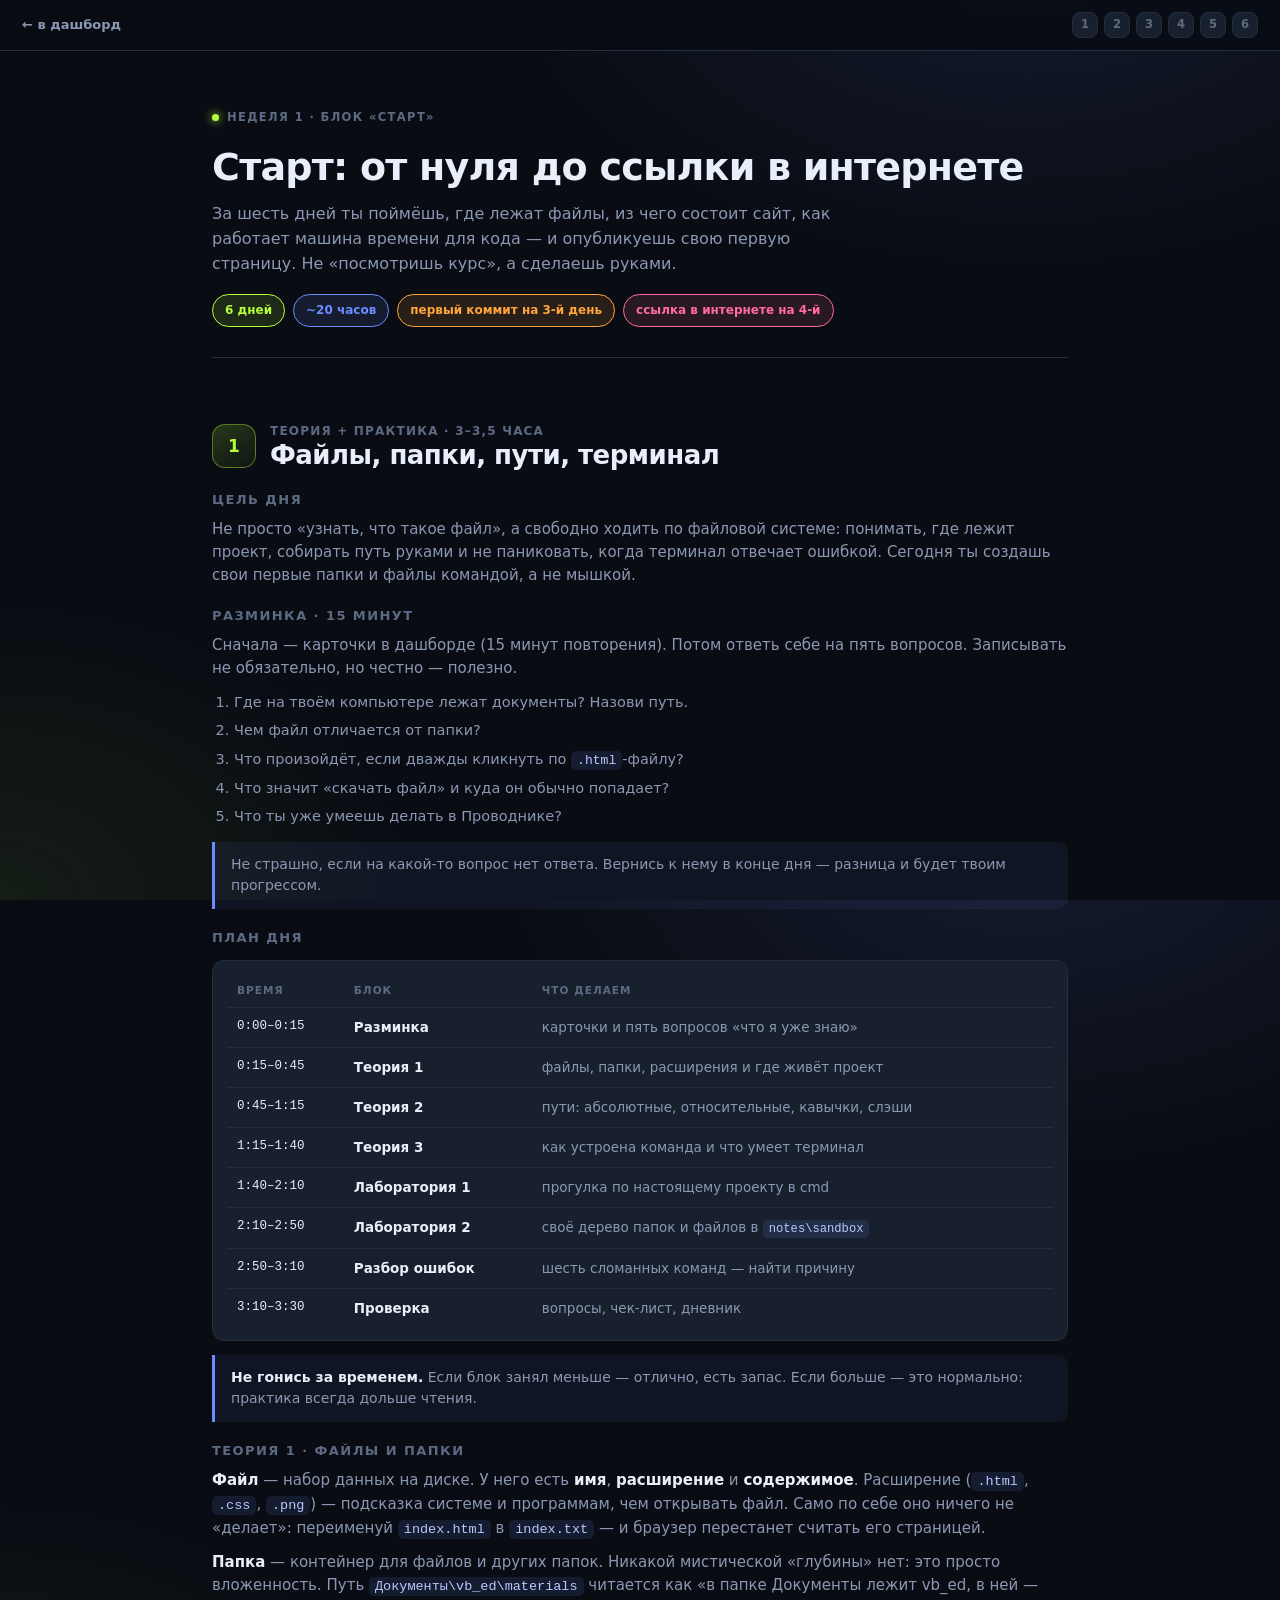
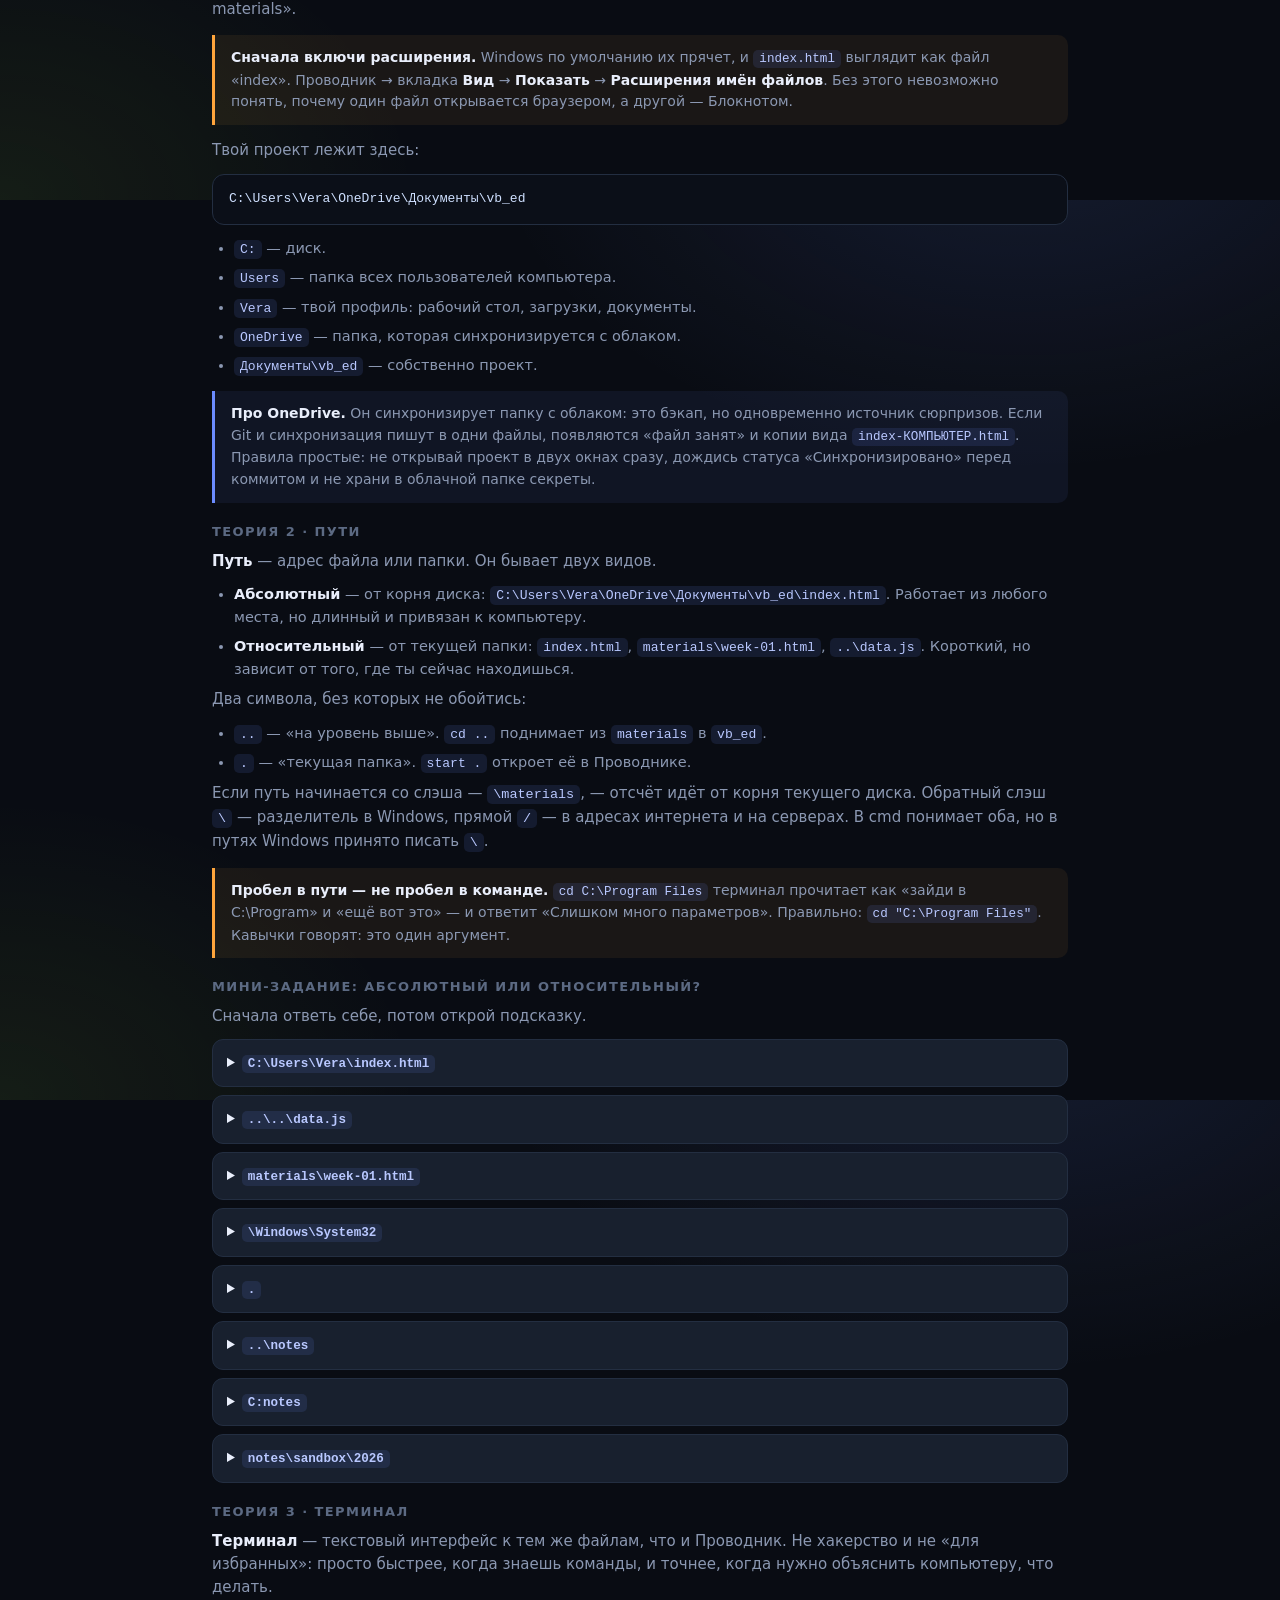
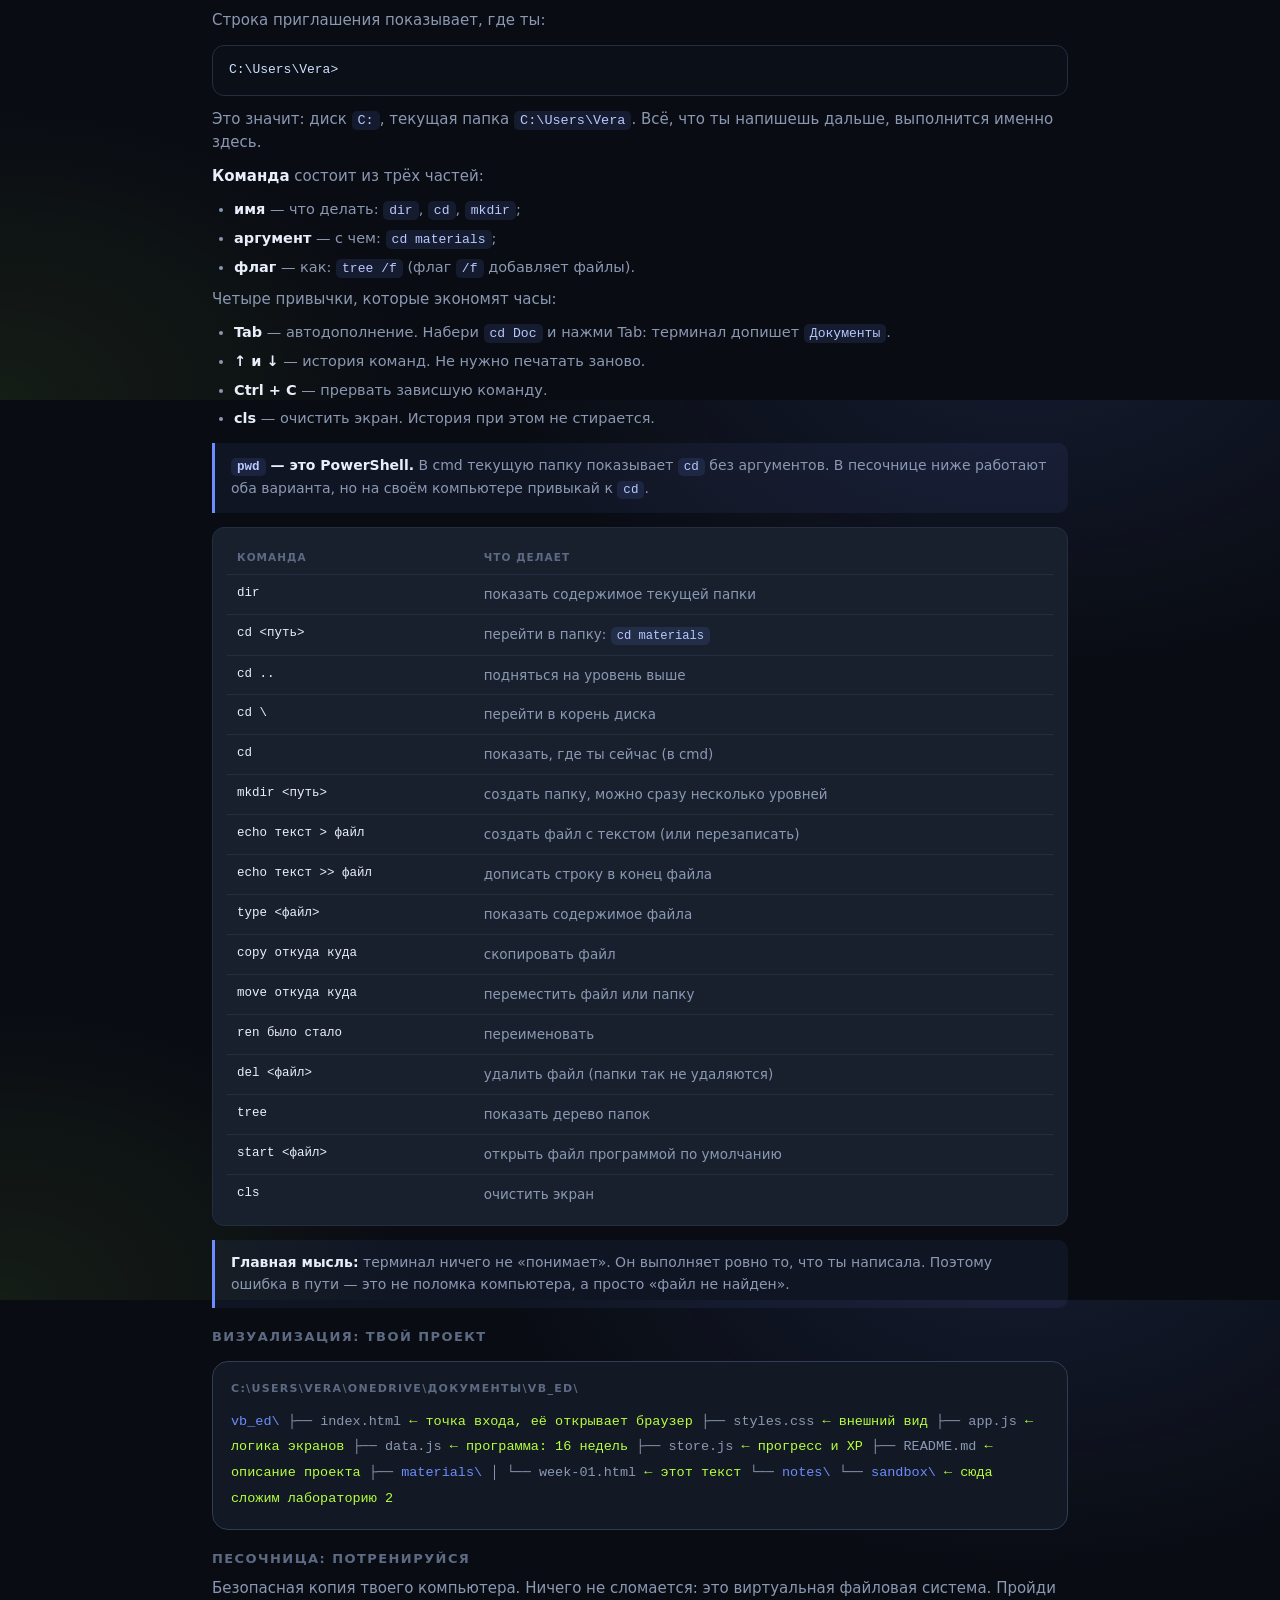
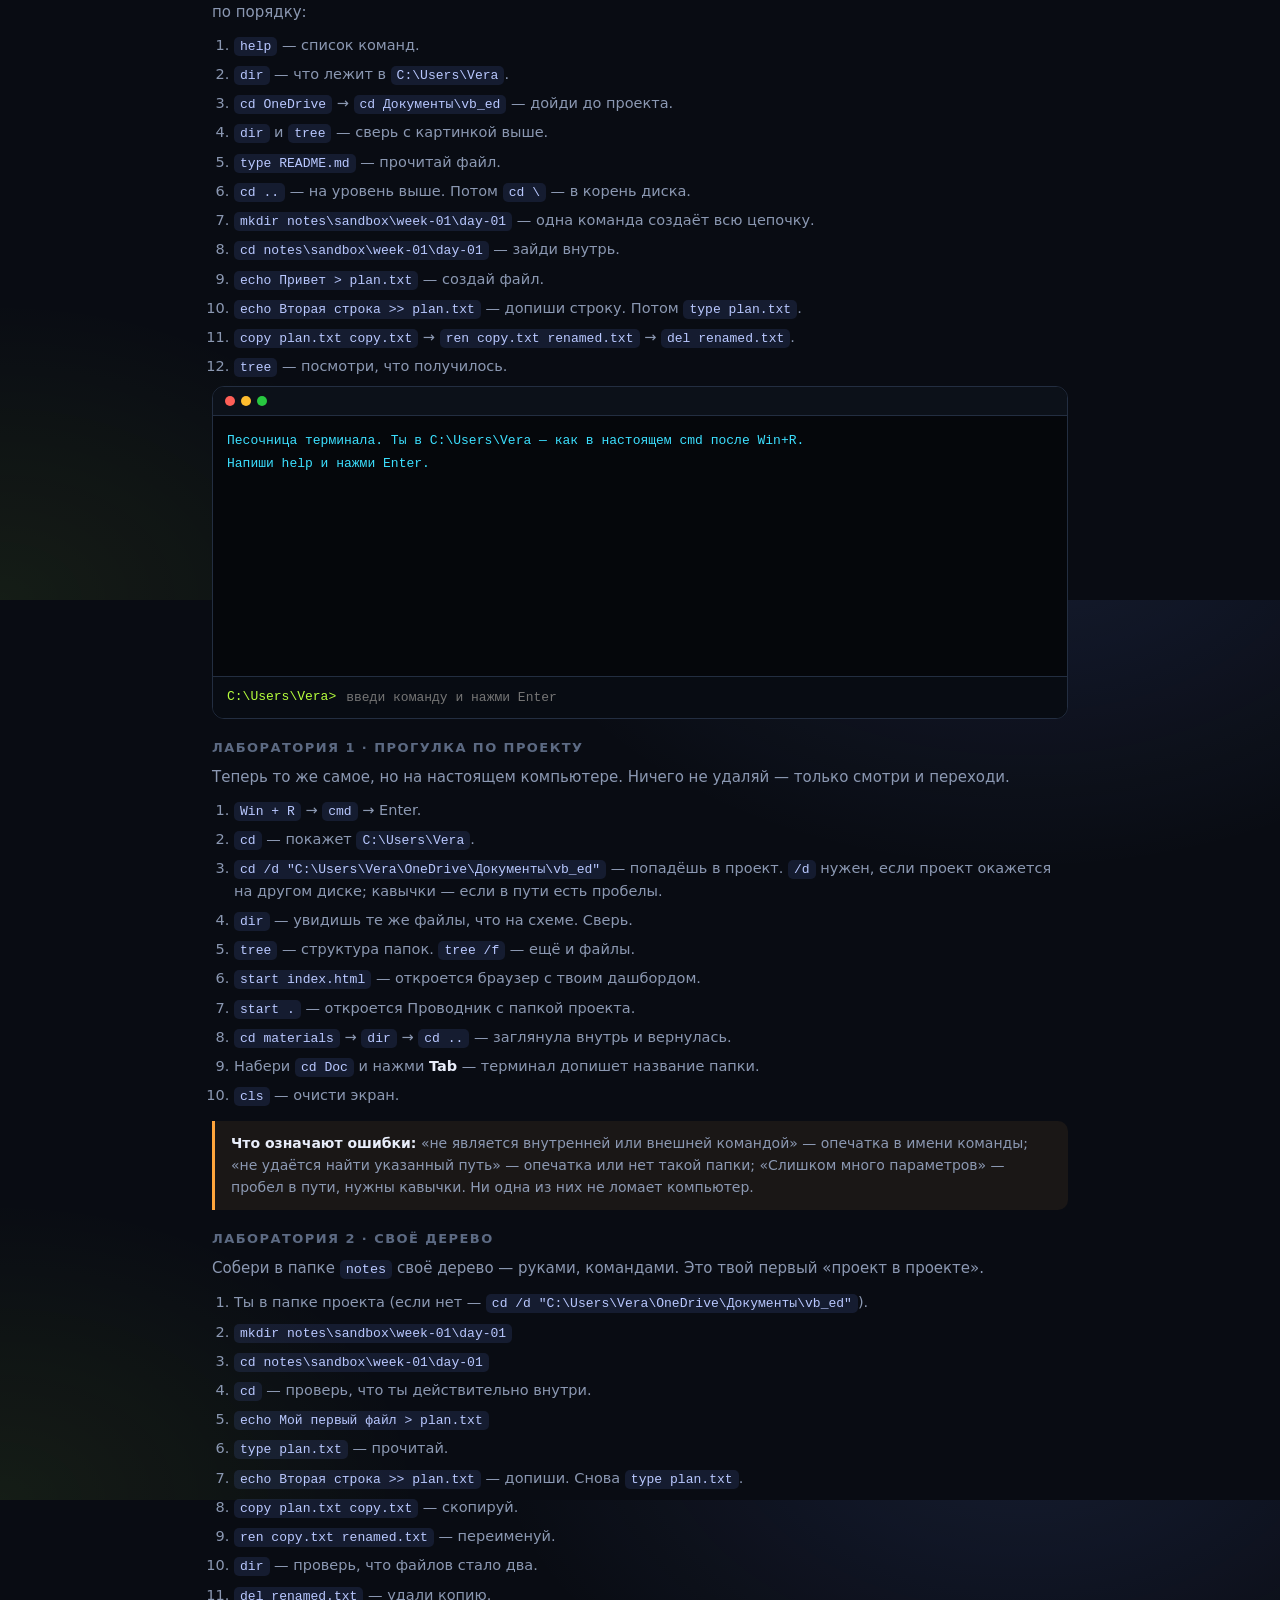
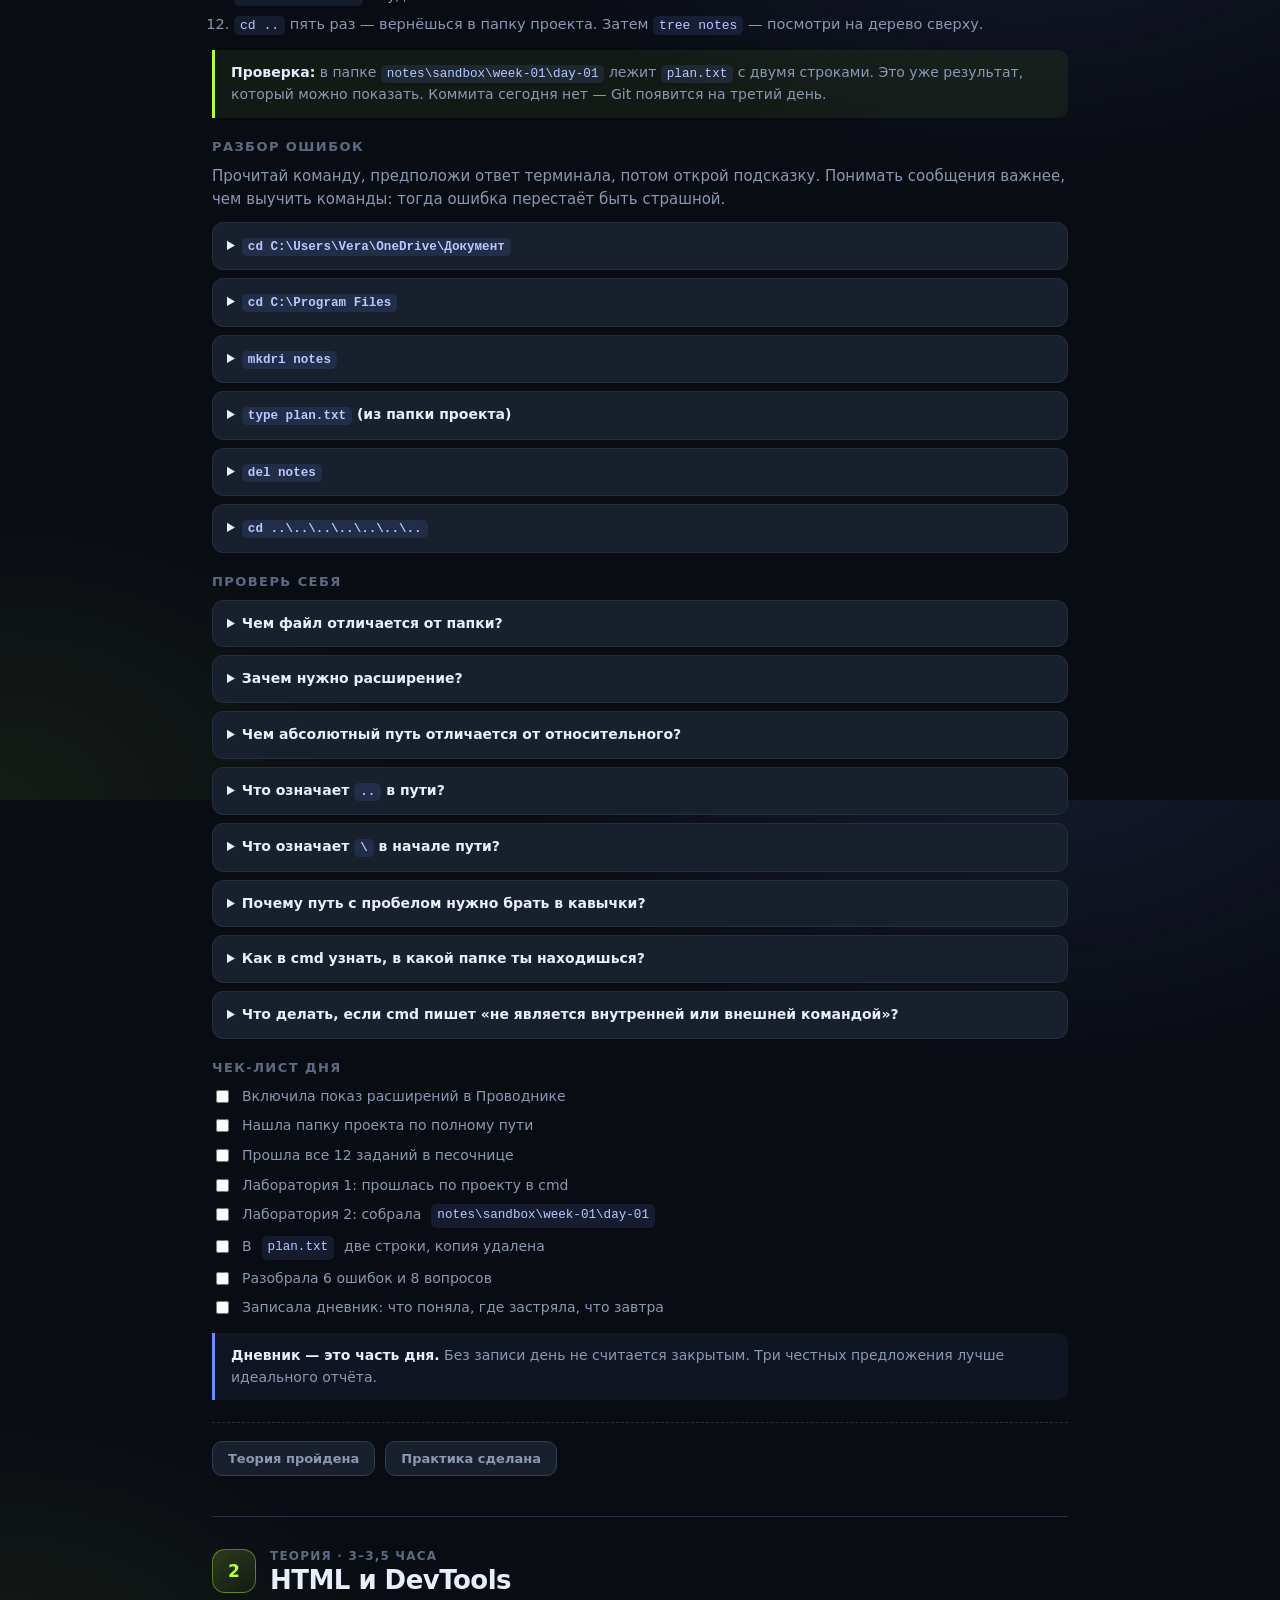
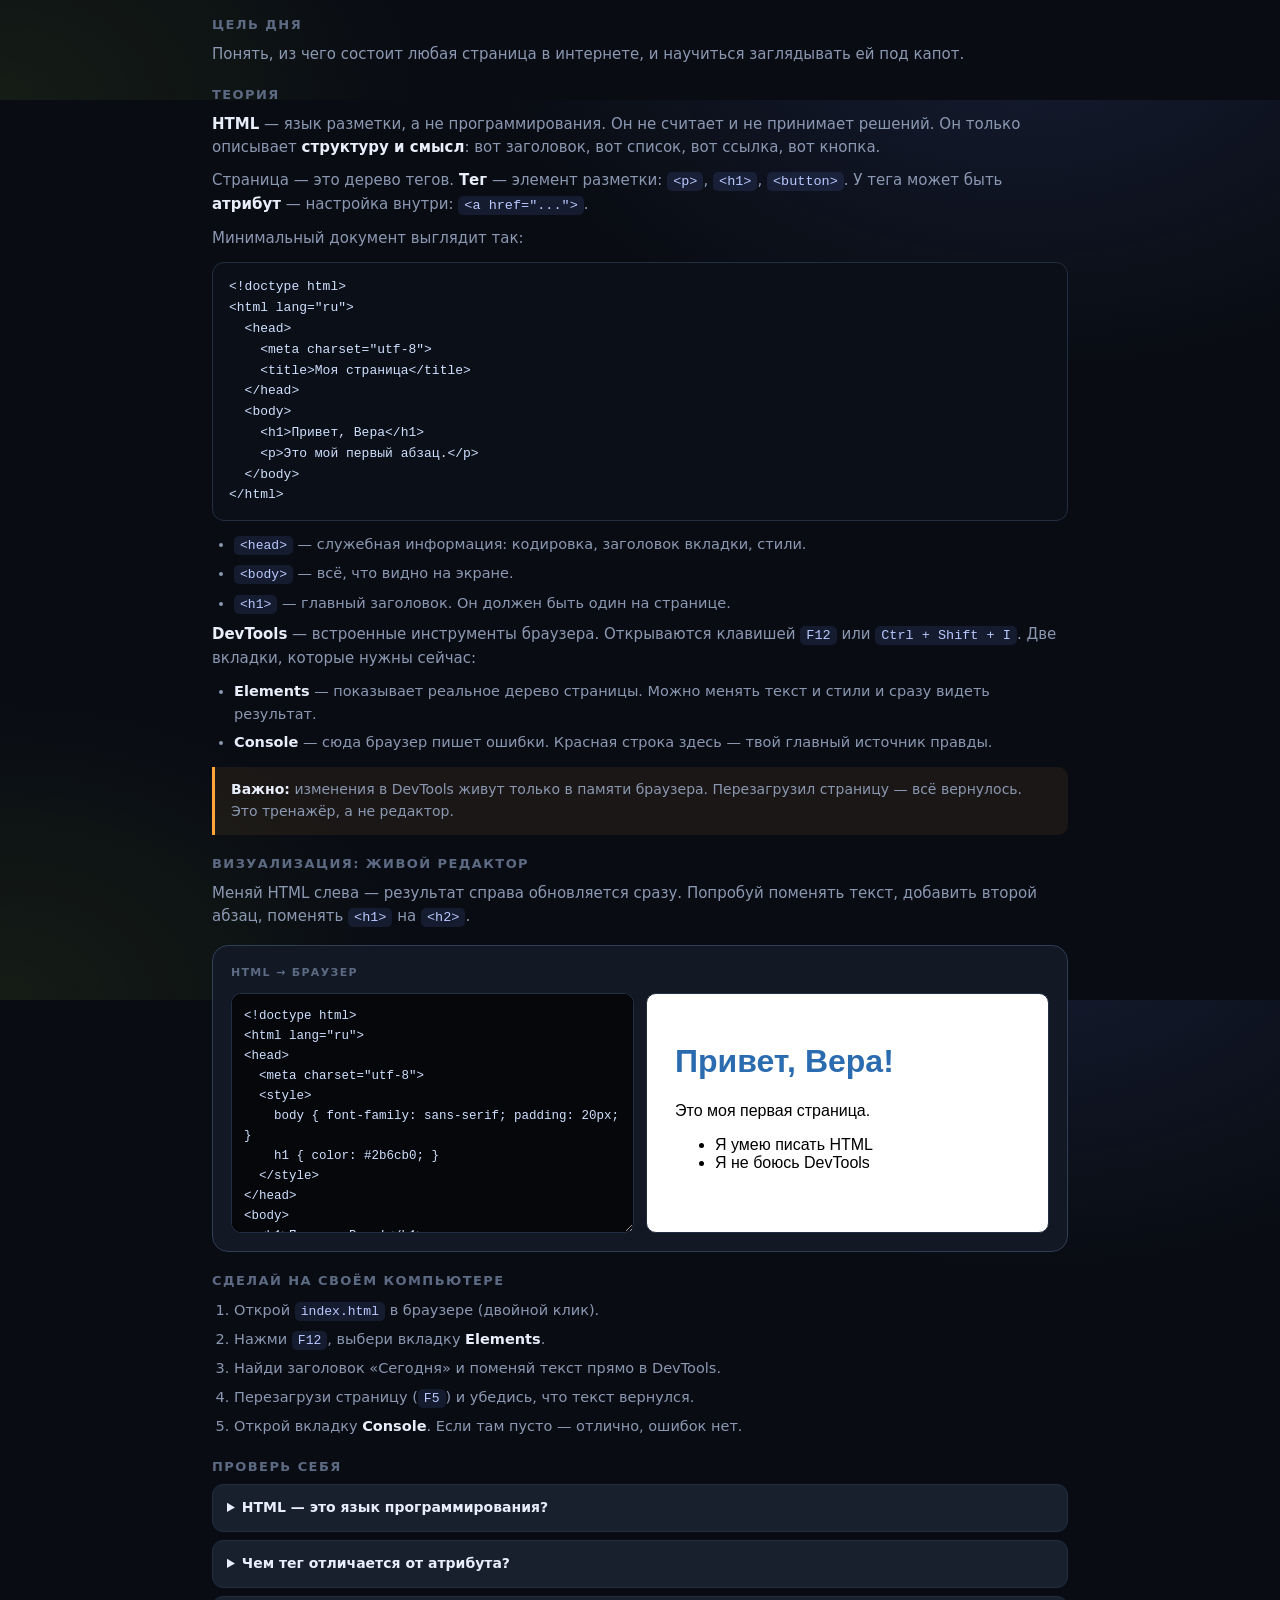
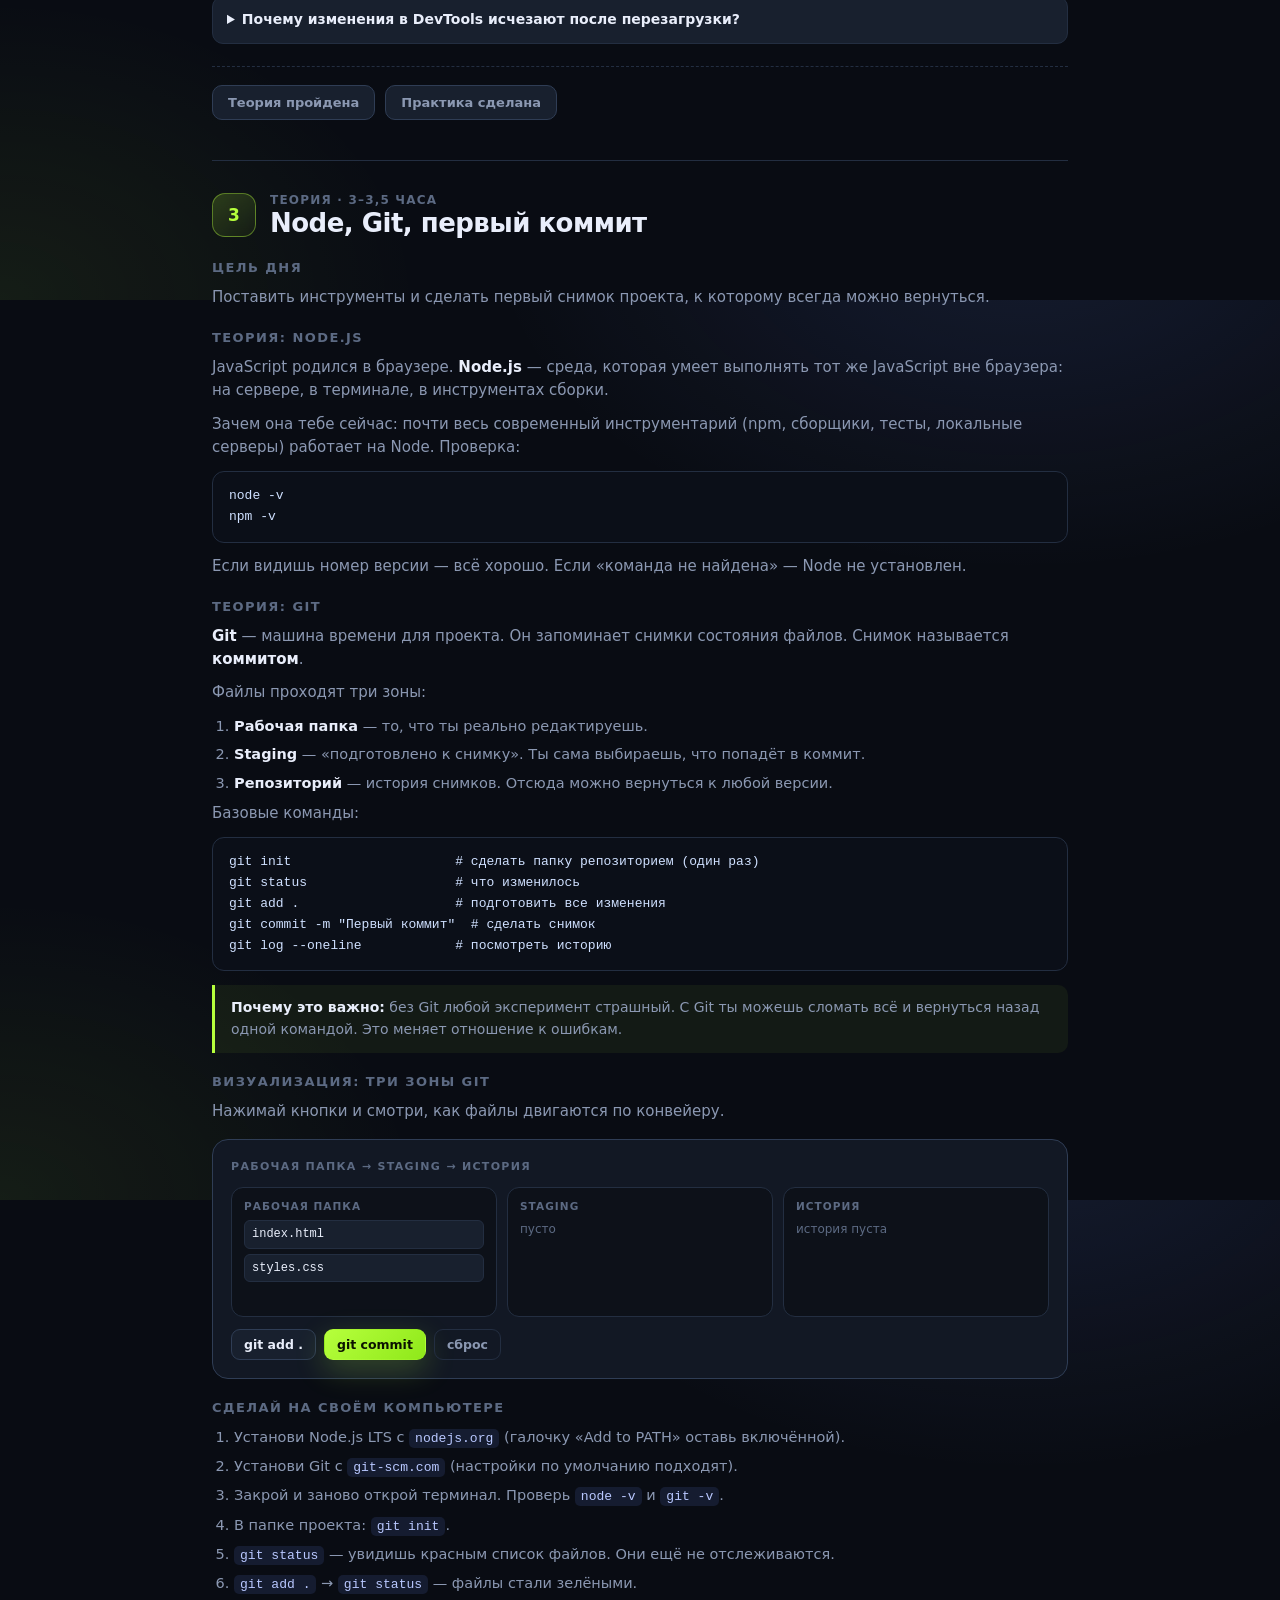
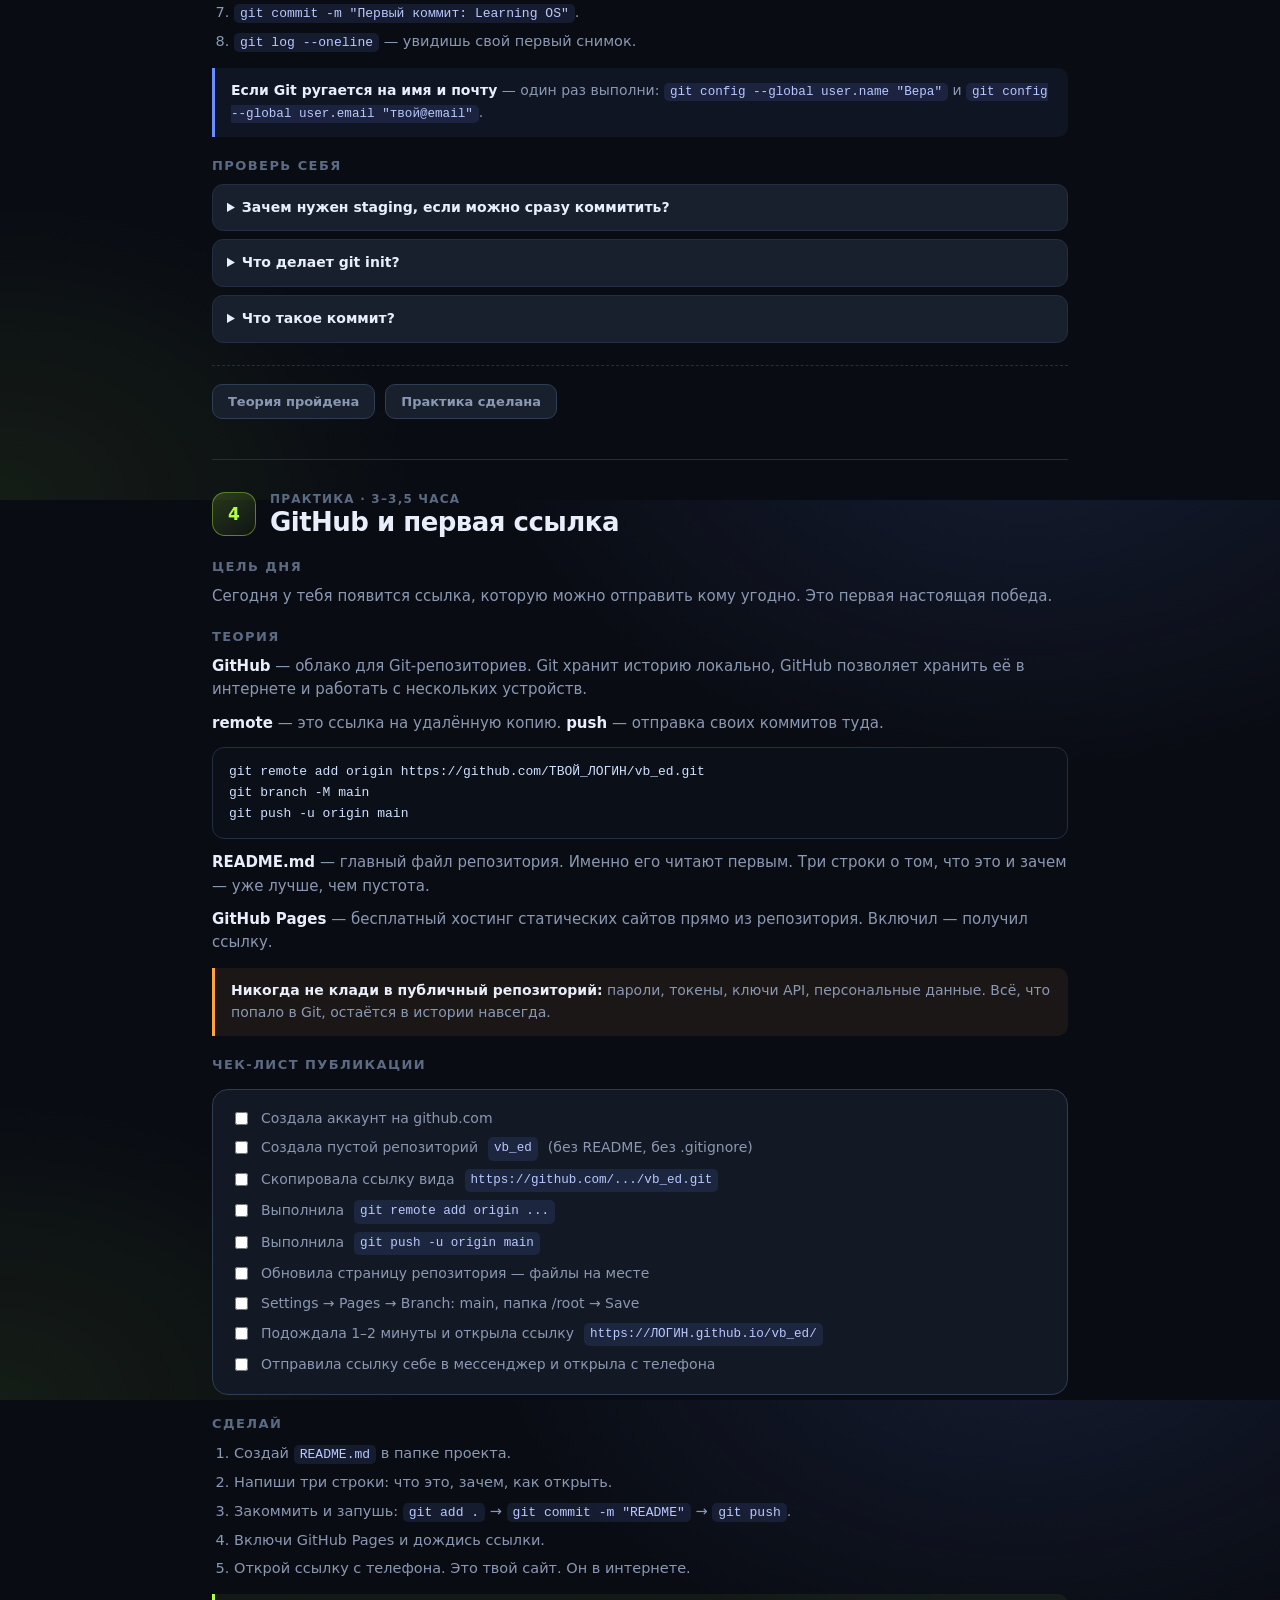
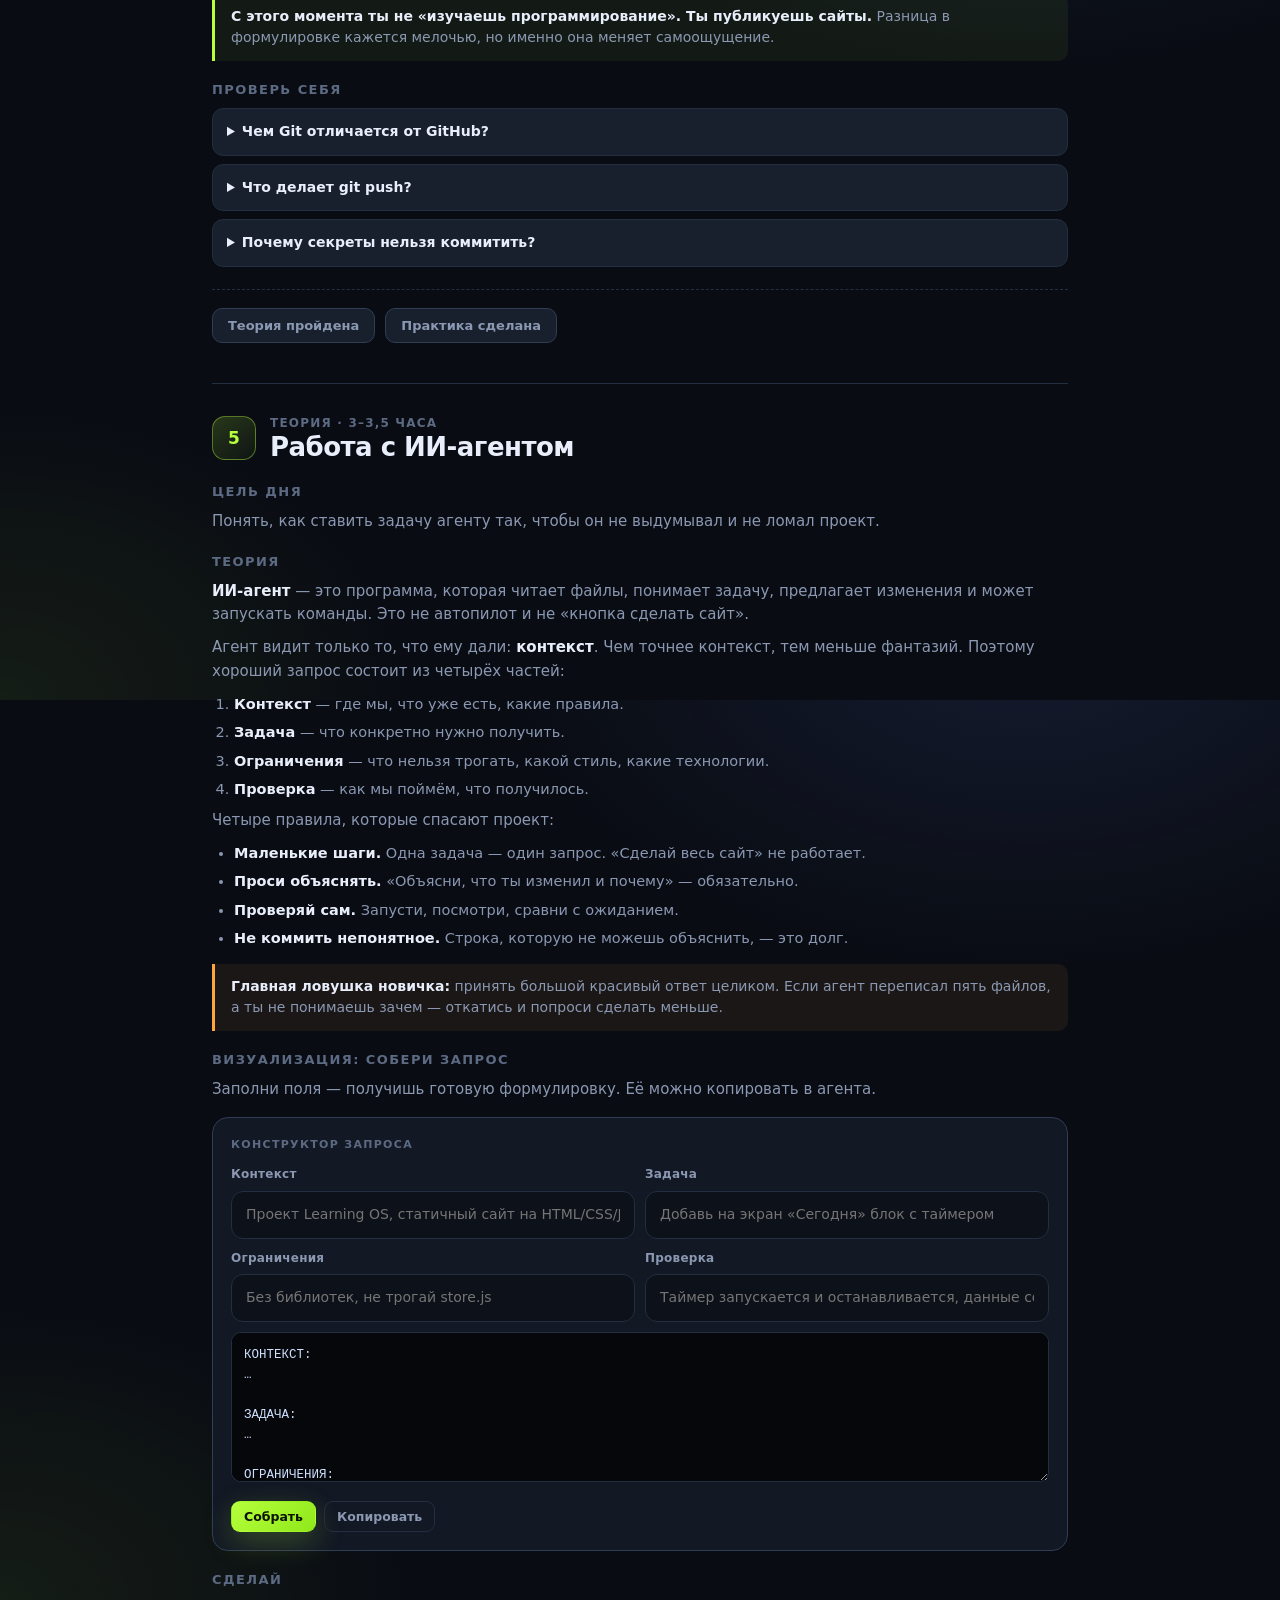
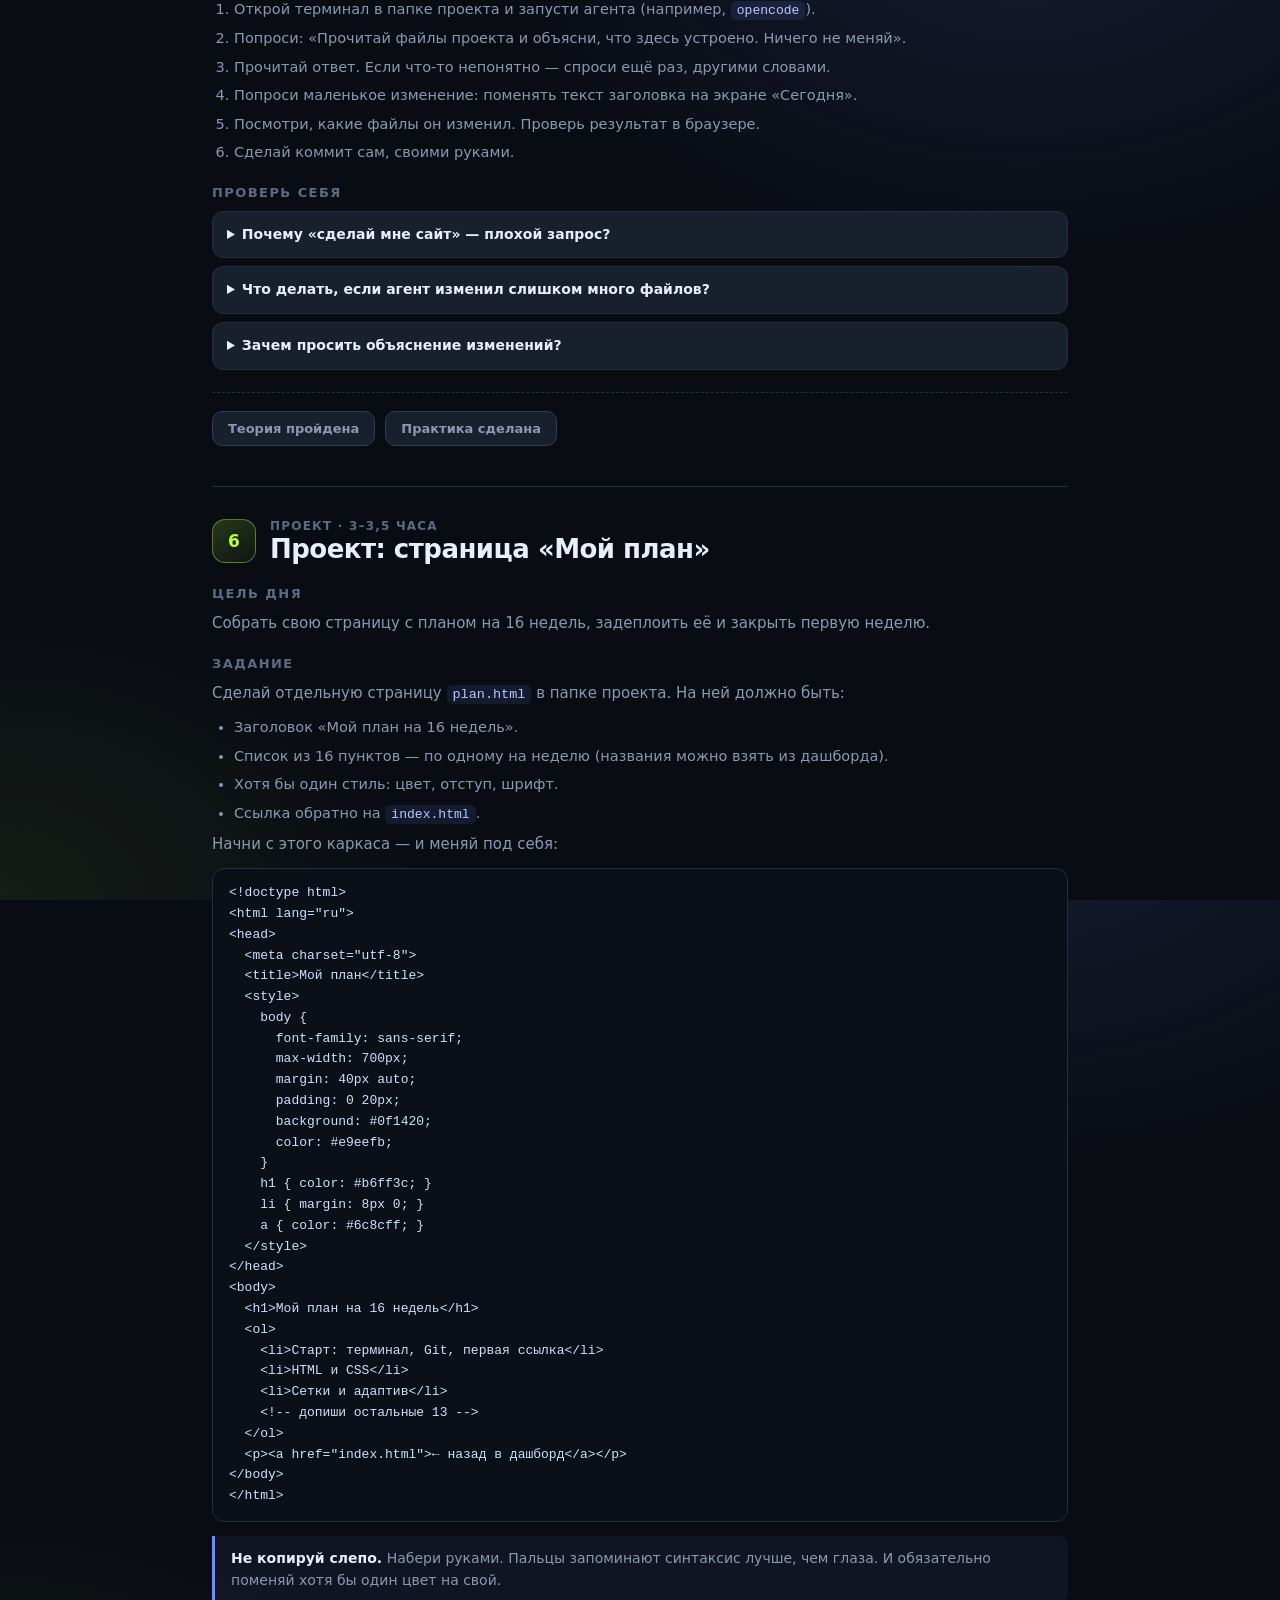
<file: materials/week-01.html>
<!doctype html>
<html lang="ru">
<head>
<meta charset="utf-8">
<meta name="viewport" content="width=device-width, initial-scale=1">
<title>Неделя 1 — Старт · Learning OS</title>
<link rel="stylesheet" href="../styles.css">
<style>
  .doc { max-width: 900px; margin: 0 auto; padding: 28px 22px 120px; }
  .doc-top {
    position: sticky; top: 0; z-index: 30;
    display: flex; align-items: center; justify-content: space-between; gap: 14px;
    padding: 12px 22px;
    border-bottom: 1px solid var(--line);
    background: rgba(9,12,19,.88); backdrop-filter: blur(10px);
  }
  .doc-top a.back { color: var(--muted); font-size: 13px; font-weight: 700; }
  .doc-top a.back:hover { color: var(--lime); }
  .week-dots { display: flex; gap: 6px; }
  .week-dots a {
    width: 26px; height: 26px; border-radius: 8px;
    display: grid; place-items: center;
    font-size: 11.5px; font-weight: 800;
    border: 1px solid var(--line); background: var(--panel-2); color: var(--dim);
  }
  .week-dots a:hover { border-color: var(--lime); color: var(--lime); }
  .week-dots a.done { background: rgba(182,255,60,.16); border-color: rgba(182,255,60,.45); color: var(--lime); }

  .hero { padding: 26px 0 30px; border-bottom: 1px solid var(--line); margin-bottom: 34px; }
  .hero h1 { font-size: 38px; margin: 10px 0 12px; }
  .hero p { color: var(--muted); max-width: 640px; font-size: 16px; }
  .hero-meta { display: flex; gap: 8px; flex-wrap: wrap; margin-top: 18px; }

  .day { padding: 30px 0 40px; border-bottom: 1px solid var(--line); scroll-margin-top: 70px; }
  .day:last-of-type { border-bottom: none; }
  .day-head { display: flex; align-items: center; gap: 14px; margin-bottom: 6px; }
  .day-num {
    width: 44px; height: 44px; flex: 0 0 auto;
    border-radius: 13px; display: grid; place-items: center;
    background: linear-gradient(145deg, rgba(182,255,60,.18), rgba(182,255,60,.04));
    border: 1px solid rgba(182,255,60,.4);
    color: var(--lime); font-weight: 900; font-size: 17px;
  }
  .day-head h2 { font-size: 26px; }
  .day-sub { color: var(--dim); font-size: 12px; text-transform: uppercase; letter-spacing: .1em; font-weight: 800; }

  .block { margin: 22px 0; }
  .block h3 {
    font-size: 13px; text-transform: uppercase; letter-spacing: .11em;
    color: var(--dim); margin-bottom: 10px; font-weight: 800;
  }
  .block p { color: var(--muted); margin-bottom: 10px; font-size: 15px; }
  .block p b, .block li b { color: var(--text); font-weight: 700; }
  .block ul, .block ol { color: var(--muted); padding-left: 22px; margin: 8px 0; }
  .block li { margin-bottom: 6px; font-size: 14.5px; }
  code {
    font-family: var(--mono); font-size: .9em;
    background: rgba(108,140,255,.12); color: #b9c8ff;
    padding: 2px 6px; border-radius: 5px;
  }
  pre {
    background: #0b0f18; border: 1px solid var(--line);
    border-radius: 12px; padding: 14px 16px; overflow-x: auto;
    font-family: var(--mono); font-size: 13px; line-height: 1.6;
    color: #cfe0ff; margin: 12px 0;
  }
  pre code { background: none; padding: 0; color: inherit; font-size: 13px; }

  .note {
    border-left: 3px solid var(--blue);
    background: rgba(108,140,255,.07);
    padding: 12px 16px; border-radius: 0 10px 10px 0;
    color: var(--muted); font-size: 14px; margin: 14px 0;
  }
  .note.warn { border-color: var(--orange); background: rgba(255,165,60,.07); }
  .note.good { border-color: var(--lime); background: rgba(182,255,60,.06); }
  .note b { color: var(--text); }

  .demo {
    border: 1px solid var(--line-2); border-radius: 16px;
    background: var(--panel); padding: 18px; margin: 16px 0;
  }
  .demo-title { font-size: 11px; text-transform: uppercase; letter-spacing: .12em; color: var(--dim); font-weight: 800; margin-bottom: 12px; }

  .tree-view { font-family: var(--mono); font-size: 13.5px; line-height: 1.9; color: var(--muted); }
  .tree-view .folder { color: var(--blue); }
  .tree-view .file { color: var(--muted); }
  .tree-view .hl { color: var(--lime); }

  .term {
    background: #05070b; border: 1px solid var(--line);
    border-radius: 12px; overflow: hidden;
  }
  .term-bar { display: flex; gap: 6px; padding: 9px 12px; background: #0c1119; border-bottom: 1px solid var(--line); }
  .term-bar i { width: 10px; height: 10px; border-radius: 50%; background: #2b3548; }
  .term-bar i:nth-child(1) { background: #ff5f57; }
  .term-bar i:nth-child(2) { background: #febc2e; }
  .term-bar i:nth-child(3) { background: #28c840; }
  .term-body { padding: 14px; font-family: var(--mono); font-size: 13px; line-height: 1.7; height: 260px; overflow-y: auto; color: #c9d6ee; }
  .term-body div { white-space: pre-wrap; }
  .term-body .prompt { color: var(--lime); }
  .term-body .err { color: var(--red); }
  .term-body .ok { color: var(--cyan); }
  .term-input-row { display: flex; align-items: center; gap: 8px; padding: 10px 14px; border-top: 1px solid var(--line); background: #080c13; }
  .term-input-row span { color: var(--lime); font-family: var(--mono); font-size: 13px; white-space: nowrap; }
  .term-input-row input {
    flex: 1; background: none; border: none; outline: none;
    color: #c9d6ee; font-family: var(--mono); font-size: 13px;
  }

  .playground { display: grid; grid-template-columns: 1fr 1fr; gap: 12px; }
  .playground textarea {
    width: 100%; min-height: 240px; resize: vertical;
    background: #05070b; color: #cfe0ff;
    border: 1px solid var(--line); border-radius: 10px;
    padding: 12px; font-family: var(--mono); font-size: 12.5px; line-height: 1.6;
  }
  .playground iframe {
    width: 100%; min-height: 240px; border: 1px solid var(--line);
    border-radius: 10px; background: #fff;
  }

  .zones { display: grid; grid-template-columns: repeat(3, 1fr); gap: 10px; }
  .zone { border: 1px solid var(--line); border-radius: 12px; background: var(--bg-soft); padding: 12px; min-height: 130px; }
  .zone h4 { font-size: 10.5px; text-transform: uppercase; letter-spacing: .1em; color: var(--dim); margin-bottom: 8px; }
  .zone .item { font-family: var(--mono); font-size: 12px; padding: 4px 7px; border-radius: 6px; background: var(--panel-2); margin-bottom: 5px; border: 1px solid var(--line); }
  .zone .item.new { border-color: rgba(182,255,60,.4); color: var(--lime); }
  .zone .commit { font-family: var(--mono); font-size: 11.5px; color: var(--cyan); padding: 4px 0; }
  .zone-actions { display: flex; gap: 8px; flex-wrap: wrap; margin-top: 12px; }

  .checklist { display: flex; flex-direction: column; gap: 8px; }
  .check-item { display: flex; gap: 10px; align-items: flex-start; color: var(--muted); font-size: 14px; }
  .check-item input { margin-top: 4px; accent-color: #b6ff3c; }

  .quiz details {
    border: 1px solid var(--line); border-radius: 11px;
    padding: 12px 14px; margin-bottom: 8px; background: var(--panel-2);
  }
  .quiz summary { cursor: pointer; font-weight: 650; font-size: 14px; color: var(--text); }
  .quiz details p { margin-top: 10px; color: var(--muted); font-size: 13.5px; }

  .day-check {
    display: flex; gap: 10px; flex-wrap: wrap; align-items: center;
    margin-top: 22px; padding-top: 18px; border-top: 1px dashed var(--line);
  }
  .mark-btn {
    display: inline-flex; align-items: center; gap: 8px;
    padding: 9px 15px; border-radius: 10px;
    border: 1px solid var(--line-2); background: var(--panel-2);
    color: var(--muted); font-size: 13px; font-weight: 700; cursor: pointer;
    transition: all .15s;
  }
  .mark-btn:hover { border-color: var(--lime); color: var(--lime); }
  .mark-btn.on { background: rgba(182,255,60,.14); border-color: rgba(182,255,60,.5); color: var(--lime); }

  .prompt-out {
    width: 100%; min-height: 150px; resize: vertical;
    background: #05070b; color: #cfe0ff; border: 1px solid var(--line);
    border-radius: 10px; padding: 12px; font-family: var(--mono); font-size: 12.5px; line-height: 1.6;
  }
  .form-row { display: grid; grid-template-columns: 1fr 1fr; gap: 10px; }
  .form-row .field { margin-bottom: 10px; }

  .final { border: 1px solid rgba(182,255,60,.3); background: linear-gradient(180deg, rgba(182,255,60,.07), transparent); border-radius: 18px; padding: 24px; }

  .tbl-wrap {
    border: 1px solid var(--line); border-radius: 12px;
    background: var(--panel-2); padding: 4px 14px; margin: 14px 0;
    overflow-x: auto;
  }
  .tbl { width: 100%; border-collapse: collapse; margin: 8px 0; font-size: 13.5px; }
  .tbl th, .tbl td {
    text-align: left; vertical-align: top;
    padding: 9px 10px; border-bottom: 1px solid var(--line);
    color: var(--muted);
  }
  .tbl th {
    color: var(--dim); font-size: 10.5px; font-weight: 800;
    text-transform: uppercase; letter-spacing: .1em;
  }
  .tbl td:first-child {
    color: var(--text); font-family: var(--mono);
    font-size: 12.5px; white-space: nowrap;
  }
  .tbl tr:last-child td { border-bottom: none; }
  .tbl b { color: var(--text); }

  @media (max-width: 760px) {
    .hero h1 { font-size: 28px; }
    .day-head h2 { font-size: 21px; }
    .playground { grid-template-columns: 1fr; }
    .zones { grid-template-columns: 1fr; }
    .form-row { grid-template-columns: 1fr; }
    .doc { padding: 20px 16px 110px; }
    .doc-top { padding: 10px 16px; }
  }
</style>
</head>
<body>

<div class="doc-top">
  <a class="back" href="../index.html">← в дашборд</a>
  <div class="week-dots" id="week-dots">
    <a href="#d1" data-day="1">1</a>
    <a href="#d2" data-day="2">2</a>
    <a href="#d3" data-day="3">3</a>
    <a href="#d4" data-day="4">4</a>
    <a href="#d5" data-day="5">5</a>
    <a href="#d6" data-day="6">6</a>
  </div>
</div>

<div class="doc">

  <div class="hero">
    <div class="eyebrow"><span class="dot"></span>неделя 1 · блок «Старт»</div>
    <h1>Старт: от нуля до ссылки в интернете</h1>
    <p>
      За шесть дней ты поймёшь, где лежат файлы, из чего состоит сайт, как работает
      машина времени для кода — и опубликуешь свою первую страницу. Не «посмотришь курс»,
      а сделаешь руками.
    </p>
    <div class="hero-meta">
      <span class="chip" style="color:var(--lime)">6 дней</span>
      <span class="chip" style="color:var(--blue)">~20 часов</span>
      <span class="chip" style="color:var(--orange)">первый коммит на 3-й день</span>
      <span class="chip" style="color:var(--pink)">ссылка в интернете на 4-й</span>
    </div>
  </div>

  <!-- ================= ДЕНЬ 1 ================= -->
  <section class="day" id="d1">
    <div class="day-head">
      <div class="day-num">1</div>
      <div>
        <div class="day-sub">теория + практика · 3–3,5 часа</div>
        <h2>Файлы, папки, пути, терминал</h2>
      </div>
    </div>

    <div class="block">
      <h3>Цель дня</h3>
      <p>
        Не просто «узнать, что такое файл», а свободно ходить по файловой системе:
        понимать, где лежит проект, собирать путь руками и не паниковать, когда терминал
        отвечает ошибкой. Сегодня ты создашь свои первые папки и файлы командой, а не мышкой.
      </p>
    </div>

    <div class="block">
      <h3>Разминка · 15 минут</h3>
      <p>Сначала — карточки в дашборде (15 минут повторения). Потом ответь себе на пять вопросов. Записывать не обязательно, но честно — полезно.</p>
      <ol>
        <li>Где на твоём компьютере лежат документы? Назови путь.</li>
        <li>Чем файл отличается от папки?</li>
        <li>Что произойдёт, если дважды кликнуть по <code>.html</code>-файлу?</li>
        <li>Что значит «скачать файл» и куда он обычно попадает?</li>
        <li>Что ты уже умеешь делать в Проводнике?</li>
      </ol>
      <div class="note">Не страшно, если на какой-то вопрос нет ответа. Вернись к нему в конце дня — разница и будет твоим прогрессом.</div>
    </div>

    <div class="block">
      <h3>План дня</h3>
      <div class="tbl-wrap">
        <table class="tbl">
          <thead><tr><th>Время</th><th>Блок</th><th>Что делаем</th></tr></thead>
          <tbody>
            <tr><td>0:00–0:15</td><td><b>Разминка</b></td><td>карточки и пять вопросов «что я уже знаю»</td></tr>
            <tr><td>0:15–0:45</td><td><b>Теория 1</b></td><td>файлы, папки, расширения и где живёт проект</td></tr>
            <tr><td>0:45–1:15</td><td><b>Теория 2</b></td><td>пути: абсолютные, относительные, кавычки, слэши</td></tr>
            <tr><td>1:15–1:40</td><td><b>Теория 3</b></td><td>как устроена команда и что умеет терминал</td></tr>
            <tr><td>1:40–2:10</td><td><b>Лаборатория 1</b></td><td>прогулка по настоящему проекту в cmd</td></tr>
            <tr><td>2:10–2:50</td><td><b>Лаборатория 2</b></td><td>своё дерево папок и файлов в <code>notes\sandbox</code></td></tr>
            <tr><td>2:50–3:10</td><td><b>Разбор ошибок</b></td><td>шесть сломанных команд — найти причину</td></tr>
            <tr><td>3:10–3:30</td><td><b>Проверка</b></td><td>вопросы, чек-лист, дневник</td></tr>
          </tbody>
        </table>
      </div>
      <div class="note"><b>Не гонись за временем.</b> Если блок занял меньше — отлично, есть запас. Если больше — это нормально: практика всегда дольше чтения.</div>
    </div>

    <div class="block">
      <h3>Теория 1 · Файлы и папки</h3>
      <p><b>Файл</b> — набор данных на диске. У него есть <b>имя</b>, <b>расширение</b> и <b>содержимое</b>. Расширение (<code>.html</code>, <code>.css</code>, <code>.png</code>) — подсказка системе и программам, чем открывать файл. Само по себе оно ничего не «делает»: переименуй <code>index.html</code> в <code>index.txt</code> — и браузер перестанет считать его страницей.</p>
      <p><b>Папка</b> — контейнер для файлов и других папок. Никакой мистической «глубины» нет: это просто вложенность. Путь <code>Документы\vb_ed\materials</code> читается как «в папке Документы лежит vb_ed, в ней — materials».</p>
      <div class="note warn">
        <b>Сначала включи расширения.</b> Windows по умолчанию их прячет, и <code>index.html</code> выглядит как файл «index».
        Проводник → вкладка <b>Вид</b> → <b>Показать</b> → <b>Расширения имён файлов</b>.
        Без этого невозможно понять, почему один файл открывается браузером, а другой — Блокнотом.
      </div>
      <p>Твой проект лежит здесь:</p>
<pre><code>C:\Users\Vera\OneDrive\Документы\vb_ed</code></pre>
      <ul>
        <li><code>C:</code> — диск.</li>
        <li><code>Users</code> — папка всех пользователей компьютера.</li>
        <li><code>Vera</code> — твой профиль: рабочий стол, загрузки, документы.</li>
        <li><code>OneDrive</code> — папка, которая синхронизируется с облаком.</li>
        <li><code>Документы\vb_ed</code> — собственно проект.</li>
      </ul>
      <div class="note">
        <b>Про OneDrive.</b> Он синхронизирует папку с облаком: это бэкап, но одновременно источник сюрпризов.
        Если Git и синхронизация пишут в одни файлы, появляются «файл занят» и копии вида
        <code>index-КОМПЬЮТЕР.html</code>. Правила простые: не открывай проект в двух окнах сразу,
        дождись статуса «Синхронизировано» перед коммитом и не храни в облачной папке секреты.
      </div>
    </div>

    <div class="block">
      <h3>Теория 2 · Пути</h3>
      <p><b>Путь</b> — адрес файла или папки. Он бывает двух видов.</p>
      <ul>
        <li><b>Абсолютный</b> — от корня диска: <code>C:\Users\Vera\OneDrive\Документы\vb_ed\index.html</code>. Работает из любого места, но длинный и привязан к компьютеру.</li>
        <li><b>Относительный</b> — от текущей папки: <code>index.html</code>, <code>materials\week-01.html</code>, <code>..\data.js</code>. Короткий, но зависит от того, где ты сейчас находишься.</li>
      </ul>
      <p>Два символа, без которых не обойтись:</p>
      <ul>
        <li><code>..</code> — «на уровень выше». <code>cd ..</code> поднимает из <code>materials</code> в <code>vb_ed</code>.</li>
        <li><code>.</code> — «текущая папка». <code>start .</code> откроет её в Проводнике.</li>
      </ul>
      <p>Если путь начинается со слэша — <code>\materials</code>, — отсчёт идёт от корня текущего диска. Обратный слэш <code>\</code> — разделитель в Windows, прямой <code>/</code> — в адресах интернета и на серверах. В cmd понимает оба, но в путях Windows принято писать <code>\</code>.</p>
      <div class="note warn">
        <b>Пробел в пути — не пробел в команде.</b> <code>cd C:\Program Files</code> терминал прочитает как «зайди в C:\Program» и «ещё вот это» — и ответит «Слишком много параметров».
        Правильно: <code>cd "C:\Program Files"</code>. Кавычки говорят: это один аргумент.
      </div>
    </div>

    <div class="block quiz">
      <h3>Мини-задание: абсолютный или относительный?</h3>
      <p>Сначала ответь себе, потом открой подсказку.</p>
      <details><summary><code>C:\Users\Vera\index.html</code></summary><p>Абсолютный: начинается с буквы диска и корня.</p></details>
      <details><summary><code>..\..\data.js</code></summary><p>Относительный: отсчёт от текущей папки, два уровня вверх.</p></details>
      <details><summary><code>materials\week-01.html</code></summary><p>Относительный: папка <code>materials</code> внутри текущей.</p></details>
      <details><summary><code>\Windows\System32</code></summary><p>Абсолютный: начинается от корня текущего диска.</p></details>
      <details><summary><code>.</code></summary><p>Относительный: текущая папка.</p></details>
      <details><summary><code>..\notes</code></summary><p>Относительный: папка <code>notes</code> на уровень выше.</p></details>
      <details><summary><code>C:notes</code></summary><p>Хитрый: это не «папка notes на диске C», а «текущая папка на диске C, затем notes». Лучше так не писать — используй <code>C:\notes</code>.</p></details>
      <details><summary><code>notes\sandbox\2026</code></summary><p>Относительный: три уровня вложенности от текущей папки.</p></details>
    </div>

    <div class="block">
      <h3>Теория 3 · Терминал</h3>
      <p><b>Терминал</b> — текстовый интерфейс к тем же файлам, что и Проводник. Не хакерство и не «для избранных»: просто быстрее, когда знаешь команды, и точнее, когда нужно объяснить компьютеру, что делать.</p>
      <p>Строка приглашения показывает, где ты:</p>
<pre><code>C:\Users\Vera&gt;</code></pre>
      <p>Это значит: диск <code>C:</code>, текущая папка <code>C:\Users\Vera</code>. Всё, что ты напишешь дальше, выполнится именно здесь.</p>
      <p><b>Команда</b> состоит из трёх частей:</p>
      <ul>
        <li><b>имя</b> — что делать: <code>dir</code>, <code>cd</code>, <code>mkdir</code>;</li>
        <li><b>аргумент</b> — с чем: <code>cd materials</code>;</li>
        <li><b>флаг</b> — как: <code>tree /f</code> (флаг <code>/f</code> добавляет файлы).</li>
      </ul>
      <p>Четыре привычки, которые экономят часы:</p>
      <ul>
        <li><b>Tab</b> — автодополнение. Набери <code>cd Doc</code> и нажми Tab: терминал допишет <code>Документы</code>.</li>
        <li><b>↑ и ↓</b> — история команд. Не нужно печатать заново.</li>
        <li><b>Ctrl + C</b> — прервать зависшую команду.</li>
        <li><b>cls</b> — очистить экран. История при этом не стирается.</li>
      </ul>
      <div class="note">
        <b><code>pwd</code> — это PowerShell.</b> В cmd текущую папку показывает <code>cd</code> без аргументов.
        В песочнице ниже работают оба варианта, но на своём компьютере привыкай к <code>cd</code>.
      </div>
      <div class="tbl-wrap">
        <table class="tbl">
          <thead><tr><th>Команда</th><th>Что делает</th></tr></thead>
          <tbody>
            <tr><td>dir</td><td>показать содержимое текущей папки</td></tr>
            <tr><td>cd &lt;путь&gt;</td><td>перейти в папку: <code>cd materials</code></td></tr>
            <tr><td>cd ..</td><td>подняться на уровень выше</td></tr>
            <tr><td>cd \</td><td>перейти в корень диска</td></tr>
            <tr><td>cd</td><td>показать, где ты сейчас (в cmd)</td></tr>
            <tr><td>mkdir &lt;путь&gt;</td><td>создать папку, можно сразу несколько уровней</td></tr>
            <tr><td>echo текст &gt; файл</td><td>создать файл с текстом (или перезаписать)</td></tr>
            <tr><td>echo текст &gt;&gt; файл</td><td>дописать строку в конец файла</td></tr>
            <tr><td>type &lt;файл&gt;</td><td>показать содержимое файла</td></tr>
            <tr><td>copy откуда куда</td><td>скопировать файл</td></tr>
            <tr><td>move откуда куда</td><td>переместить файл или папку</td></tr>
            <tr><td>ren было стало</td><td>переименовать</td></tr>
            <tr><td>del &lt;файл&gt;</td><td>удалить файл (папки так не удаляются)</td></tr>
            <tr><td>tree</td><td>показать дерево папок</td></tr>
            <tr><td>start &lt;файл&gt;</td><td>открыть файл программой по умолчанию</td></tr>
            <tr><td>cls</td><td>очистить экран</td></tr>
          </tbody>
        </table>
      </div>
      <div class="note">
        <b>Главная мысль:</b> терминал ничего не «понимает». Он выполняет ровно то, что ты написала.
        Поэтому ошибка в пути — это не поломка компьютера, а просто «файл не найден».
      </div>
    </div>

    <div class="block">
      <h3>Визуализация: твой проект</h3>
      <div class="demo">
        <div class="demo-title">C:\Users\Vera\OneDrive\Документы\vb_ed\</div>
        <div class="tree-view">
<span class="folder">vb_ed\</span>
├── <span class="file">index.html</span>      <span class="hl">← точка входа, её открывает браузер</span>
├── <span class="file">styles.css</span>      <span class="hl">← внешний вид</span>
├── <span class="file">app.js</span>          <span class="hl">← логика экранов</span>
├── <span class="file">data.js</span>         <span class="hl">← программа: 16 недель</span>
├── <span class="file">store.js</span>        <span class="hl">← прогресс и XP</span>
├── <span class="file">README.md</span>       <span class="hl">← описание проекта</span>
├── <span class="folder">materials\</span>
│   └── <span class="file">week-01.html</span>  <span class="hl">← этот текст</span>
└── <span class="folder">notes\</span>
    └── <span class="folder">sandbox\</span>      <span class="hl">← сюда сложим лабораторию 2</span>
        </div>
      </div>
    </div>

    <div class="block">
      <h3>Песочница: потренируйся</h3>
      <p>Безопасная копия твоего компьютера. Ничего не сломается: это виртуальная файловая система. Пройди по порядку:</p>
      <ol>
        <li><code>help</code> — список команд.</li>
        <li><code>dir</code> — что лежит в <code>C:\Users\Vera</code>.</li>
        <li><code>cd OneDrive</code> → <code>cd Документы\vb_ed</code> — дойди до проекта.</li>
        <li><code>dir</code> и <code>tree</code> — сверь с картинкой выше.</li>
        <li><code>type README.md</code> — прочитай файл.</li>
        <li><code>cd ..</code> — на уровень выше. Потом <code>cd \</code> — в корень диска.</li>
        <li><code>mkdir notes\sandbox\week-01\day-01</code> — одна команда создаёт всю цепочку.</li>
        <li><code>cd notes\sandbox\week-01\day-01</code> — зайди внутрь.</li>
        <li><code>echo Привет &gt; plan.txt</code> — создай файл.</li>
        <li><code>echo Вторая строка &gt;&gt; plan.txt</code> — допиши строку. Потом <code>type plan.txt</code>.</li>
        <li><code>copy plan.txt copy.txt</code> → <code>ren copy.txt renamed.txt</code> → <code>del renamed.txt</code>.</li>
        <li><code>tree</code> — посмотри, что получилось.</li>
      </ol>
      <div class="term">
        <div class="term-bar"><i></i><i></i><i></i></div>
        <div class="term-body" id="term-body"></div>
        <div class="term-input-row">
          <span id="term-prompt">C:\Users\Vera&gt;</span>
          <input id="term-input" autocomplete="off" spellcheck="false" placeholder="введи команду и нажми Enter">
        </div>
      </div>
    </div>

    <div class="block">
      <h3>Лаборатория 1 · Прогулка по проекту</h3>
      <p>Теперь то же самое, но на настоящем компьютере. Ничего не удаляй — только смотри и переходи.</p>
      <ol>
        <li><code>Win + R</code> → <code>cmd</code> → Enter.</li>
        <li><code>cd</code> — покажет <code>C:\Users\Vera</code>.</li>
        <li><code>cd /d "C:\Users\Vera\OneDrive\Документы\vb_ed"</code> — попадёшь в проект. <code>/d</code> нужен, если проект окажется на другом диске; кавычки — если в пути есть пробелы.</li>
        <li><code>dir</code> — увидишь те же файлы, что на схеме. Сверь.</li>
        <li><code>tree</code> — структура папок. <code>tree /f</code> — ещё и файлы.</li>
        <li><code>start index.html</code> — откроется браузер с твоим дашбордом.</li>
        <li><code>start .</code> — откроется Проводник с папкой проекта.</li>
        <li><code>cd materials</code> → <code>dir</code> → <code>cd ..</code> — заглянула внутрь и вернулась.</li>
        <li>Набери <code>cd Doc</code> и нажми <b>Tab</b> — терминал допишет название папки.</li>
        <li><code>cls</code> — очисти экран.</li>
      </ol>
      <div class="note warn">
        <b>Что означают ошибки:</b>
        «не является внутренней или внешней командой» — опечатка в имени команды;
        «не удаётся найти указанный путь» — опечатка или нет такой папки;
        «Слишком много параметров» — пробел в пути, нужны кавычки.
        Ни одна из них не ломает компьютер.
      </div>
    </div>

    <div class="block">
      <h3>Лаборатория 2 · Своё дерево</h3>
      <p>Собери в папке <code>notes</code> своё дерево — руками, командами. Это твой первый «проект в проекте».</p>
      <ol>
        <li>Ты в папке проекта (если нет — <code>cd /d "C:\Users\Vera\OneDrive\Документы\vb_ed"</code>).</li>
        <li><code>mkdir notes\sandbox\week-01\day-01</code></li>
        <li><code>cd notes\sandbox\week-01\day-01</code></li>
        <li><code>cd</code> — проверь, что ты действительно внутри.</li>
        <li><code>echo Мой первый файл &gt; plan.txt</code></li>
        <li><code>type plan.txt</code> — прочитай.</li>
        <li><code>echo Вторая строка &gt;&gt; plan.txt</code> — допиши. Снова <code>type plan.txt</code>.</li>
        <li><code>copy plan.txt copy.txt</code> — скопируй.</li>
        <li><code>ren copy.txt renamed.txt</code> — переименуй.</li>
        <li><code>dir</code> — проверь, что файлов стало два.</li>
        <li><code>del renamed.txt</code> — удали копию.</li>
        <li><code>cd ..</code> пять раз — вернёшься в папку проекта. Затем <code>tree notes</code> — посмотри на дерево сверху.</li>
      </ol>
      <div class="note good">
        <b>Проверка:</b> в папке <code>notes\sandbox\week-01\day-01</code> лежит <code>plan.txt</code> с двумя строками.
        Это уже результат, который можно показать. Коммита сегодня нет — Git появится на третий день.
      </div>
    </div>

    <div class="block quiz">
      <h3>Разбор ошибок</h3>
      <p>Прочитай команду, предположи ответ терминала, потом открой подсказку. Понимать сообщения важнее, чем выучить команды: тогда ошибка перестаёт быть страшной.</p>
      <details><summary><code>cd C:\Users\Vera\OneDrive\Документ</code></summary><p>«Не удаётся найти указанный путь». Папка называется <b>Документы</b>, а не <b>Документ</b>. Терминал не угадывает — он выполняет ровно написанное.</p></details>
      <details><summary><code>cd C:\Program Files</code></summary><p>«Слишком много параметров». Пробел разделил путь на два аргумента. Нужно <code>cd "C:\Program Files"</code>.</p></details>
      <details><summary><code>mkdri notes</code></summary><p>«не является внутренней или внешней командой». Опечатка в имени команды: <code>mkdir</code>. Сообщение всегда про первую часть строки, не про папку.</p></details>
      <details><summary><code>type plan.txt</code> (из папки проекта)</summary><p>«Не удаётся найти указанный файл». Файл лежит в <code>notes\sandbox\week-01\day-01</code>, а команда ищет в текущей папке. Нужно сначала <code>cd</code> туда или указать путь целиком.</p></details>
      <details><summary><code>del notes</code></summary><p><code>notes</code> — папка, а <code>del</code> удаляет только файлы. Для папок есть <code>rmdir</code>, но сегодня мы её не трогаем — удалять папки лучше осознанно.</p></details>
      <details><summary><code>cd ..\..\..\..\..\..\..</code></summary><p>Выше <code>C:\</code> подняться нельзя. cmd молча остановится в корне диска. Проверить, где ты, — <code>cd</code> без аргументов.</p></details>
    </div>

    <div class="block quiz">
      <h3>Проверь себя</h3>
      <details><summary>Чем файл отличается от папки?</summary><p>Файл хранит данные и имеет расширение. Папка хранит файлы и другие папки. Сама по себе папка данных не содержит.</p></details>
      <details><summary>Зачем нужно расширение?</summary><p>По нему система и программы понимают тип содержимого и выбирают, чем открывать файл.</p></details>
      <details><summary>Чем абсолютный путь отличается от относительного?</summary><p>Абсолютный начинается от корня диска и работает из любого места. Относительный считается от текущей папки и зависит от того, где ты находишься.</p></details>
      <details><summary>Что означает <code>..</code> в пути?</summary><p>Родительскую папку, то есть «на уровень выше».</p></details>
      <details><summary>Что означает <code>\</code> в начале пути?</summary><p>Отсчёт от корня текущего диска: <code>\Windows</code> — это <code>C:\Windows</code>, если ты на диске C.</p></details>
      <details><summary>Почему путь с пробелом нужно брать в кавычки?</summary><p>Потому что пробел разделяет аргументы команды. Кавычки собирают путь в один аргумент.</p></details>
      <details><summary>Как в cmd узнать, в какой папке ты находишься?</summary><p><code>cd</code> без аргументов. В PowerShell для этого есть <code>pwd</code>.</p></details>
      <details><summary>Что делать, если cmd пишет «не является внутренней или внешней командой»?</summary><p>Проверить имя команды: почти всегда это опечатка. Смотреть на первое слово строки, а не на путь.</p></details>
    </div>

    <div class="block">
      <h3>Чек-лист дня</h3>
      <div class="checklist">
        <label class="check-item"><input type="checkbox"> Включила показ расширений в Проводнике</label>
        <label class="check-item"><input type="checkbox"> Нашла папку проекта по полному пути</label>
        <label class="check-item"><input type="checkbox"> Прошла все 12 заданий в песочнице</label>
        <label class="check-item"><input type="checkbox"> Лаборатория 1: прошлась по проекту в cmd</label>
        <label class="check-item"><input type="checkbox"> Лаборатория 2: собрала <code>notes\sandbox\week-01\day-01</code></label>
        <label class="check-item"><input type="checkbox"> В <code>plan.txt</code> две строки, копия удалена</label>
        <label class="check-item"><input type="checkbox"> Разобрала 6 ошибок и 8 вопросов</label>
        <label class="check-item"><input type="checkbox"> Записала дневник: что поняла, где застряла, что завтра</label>
      </div>
      <div class="note"><b>Дневник — это часть дня.</b> Без записи день не считается закрытым. Три честных предложения лучше идеального отчёта.</div>
    </div>

    <div class="day-check">
      <button class="mark-btn" data-mark="theory" data-day="1">✓ Теория пройдена</button>
      <button class="mark-btn" data-mark="practice" data-day="1">✓ Практика сделана</button>
    </div>
  </section>

  <!-- ================= ДЕНЬ 2 ================= -->
  <section class="day" id="d2">
    <div class="day-head">
      <div class="day-num">2</div>
      <div>
        <div class="day-sub">теория · 3–3,5 часа</div>
        <h2>HTML и DevTools</h2>
      </div>
    </div>

    <div class="block">
      <h3>Цель дня</h3>
      <p>Понять, из чего состоит любая страница в интернете, и научиться заглядывать ей под капот.</p>
    </div>

    <div class="block">
      <h3>Теория</h3>
      <p><b>HTML</b> — язык разметки, а не программирования. Он не считает и не принимает решений. Он только описывает <b>структуру и смысл</b>: вот заголовок, вот список, вот ссылка, вот кнопка.</p>
      <p>Страница — это дерево тегов. <b>Тег</b> — элемент разметки: <code>&lt;p&gt;</code>, <code>&lt;h1&gt;</code>, <code>&lt;button&gt;</code>. У тега может быть <b>атрибут</b> — настройка внутри: <code>&lt;a href="..."&gt;</code>.</p>
      <p>Минимальный документ выглядит так:</p>
<pre><code>&lt;!doctype html&gt;
&lt;html lang="ru"&gt;
  &lt;head&gt;
    &lt;meta charset="utf-8"&gt;
    &lt;title&gt;Моя страница&lt;/title&gt;
  &lt;/head&gt;
  &lt;body&gt;
    &lt;h1&gt;Привет, Вера&lt;/h1&gt;
    &lt;p&gt;Это мой первый абзац.&lt;/p&gt;
  &lt;/body&gt;
&lt;/html&gt;</code></pre>
      <ul>
        <li><code>&lt;head&gt;</code> — служебная информация: кодировка, заголовок вкладки, стили.</li>
        <li><code>&lt;body&gt;</code> — всё, что видно на экране.</li>
        <li><code>&lt;h1&gt;</code> — главный заголовок. Он должен быть один на странице.</li>
      </ul>
      <p><b>DevTools</b> — встроенные инструменты браузера. Открываются клавишей <code>F12</code> или <code>Ctrl + Shift + I</code>. Две вкладки, которые нужны сейчас:</p>
      <ul>
        <li><b>Elements</b> — показывает реальное дерево страницы. Можно менять текст и стили и сразу видеть результат.</li>
        <li><b>Console</b> — сюда браузер пишет ошибки. Красная строка здесь — твой главный источник правды.</li>
      </ul>
      <div class="note warn">
        <b>Важно:</b> изменения в DevTools живут только в памяти браузера. Перезагрузил страницу — всё вернулось.
        Это тренажёр, а не редактор.
      </div>
    </div>

    <div class="block">
      <h3>Визуализация: живой редактор</h3>
      <p>Меняй HTML слева — результат справа обновляется сразу. Попробуй поменять текст, добавить второй абзац, поменять <code>&lt;h1&gt;</code> на <code>&lt;h2&gt;</code>.</p>
      <div class="demo">
        <div class="demo-title">html → браузер</div>
        <div class="playground">
          <textarea id="play-src" spellcheck="false">&lt;!doctype html&gt;
&lt;html lang="ru"&gt;
&lt;head&gt;
  &lt;meta charset="utf-8"&gt;
  &lt;style&gt;
    body { font-family: sans-serif; padding: 20px; }
    h1 { color: #2b6cb0; }
  &lt;/style&gt;
&lt;/head&gt;
&lt;body&gt;
  &lt;h1&gt;Привет, Вера!&lt;/h1&gt;
  &lt;p&gt;Это моя первая страница.&lt;/p&gt;
  &lt;ul&gt;
    &lt;li&gt;Я умею писать HTML&lt;/li&gt;
    &lt;li&gt;Я не боюсь DevTools&lt;/li&gt;
  &lt;/ul&gt;
&lt;/body&gt;
&lt;/html&gt;</textarea>
          <iframe id="play-out" title="Результат"></iframe>
        </div>
      </div>
    </div>

    <div class="block">
      <h3>Сделай на своём компьютере</h3>
      <ol>
        <li>Открой <code>index.html</code> в браузере (двойной клик).</li>
        <li>Нажми <code>F12</code>, выбери вкладку <b>Elements</b>.</li>
        <li>Найди заголовок «Сегодня» и поменяй текст прямо в DevTools.</li>
        <li>Перезагрузи страницу (<code>F5</code>) и убедись, что текст вернулся.</li>
        <li>Открой вкладку <b>Console</b>. Если там пусто — отлично, ошибок нет.</li>
      </ol>
    </div>

    <div class="block quiz">
      <h3>Проверь себя</h3>
      <details><summary>HTML — это язык программирования?</summary><p>Нет. Это язык разметки: он описывает структуру и смысл содержимого, но не содержит логики и вычислений.</p></details>
      <details><summary>Чем тег отличается от атрибута?</summary><p>Тег — сам элемент (<code>&lt;a&gt;</code>). Атрибут — его настройка внутри открывающего тега (<code>href="..."</code>).</p></details>
      <details><summary>Почему изменения в DevTools исчезают после перезагрузки?</summary><p>Потому что DevTools меняет только то, что уже загружено в память браузера. Исходный файл на диске не меняется.</p></details>
    </div>

    <div class="day-check">
      <button class="mark-btn" data-mark="theory" data-day="2">✓ Теория пройдена</button>
      <button class="mark-btn" data-mark="practice" data-day="2">✓ Практика сделана</button>
    </div>
  </section>

  <!-- ================= ДЕНЬ 3 ================= -->
  <section class="day" id="d3">
    <div class="day-head">
      <div class="day-num">3</div>
      <div>
        <div class="day-sub">теория · 3–3,5 часа</div>
        <h2>Node, Git, первый коммит</h2>
      </div>
    </div>

    <div class="block">
      <h3>Цель дня</h3>
      <p>Поставить инструменты и сделать первый снимок проекта, к которому всегда можно вернуться.</p>
    </div>

    <div class="block">
      <h3>Теория: Node.js</h3>
      <p>JavaScript родился в браузере. <b>Node.js</b> — среда, которая умеет выполнять тот же JavaScript вне браузера: на сервере, в терминале, в инструментах сборки.</p>
      <p>Зачем она тебе сейчас: почти весь современный инструментарий (npm, сборщики, тесты, локальные серверы) работает на Node. Проверка:</p>
<pre><code>node -v
npm -v</code></pre>
      <p>Если видишь номер версии — всё хорошо. Если «команда не найдена» — Node не установлен.</p>

      <h3 style="margin-top:22px">Теория: Git</h3>
      <p><b>Git</b> — машина времени для проекта. Он запоминает снимки состояния файлов. Снимок называется <b>коммитом</b>.</p>
      <p>Файлы проходят три зоны:</p>
      <ol>
        <li><b>Рабочая папка</b> — то, что ты реально редактируешь.</li>
        <li><b>Staging</b> — «подготовлено к снимку». Ты сама выбираешь, что попадёт в коммит.</li>
        <li><b>Репозиторий</b> — история снимков. Отсюда можно вернуться к любой версии.</li>
      </ol>
      <p>Базовые команды:</p>
<pre><code>git init                     # сделать папку репозиторием (один раз)
git status                   # что изменилось
git add .                    # подготовить все изменения
git commit -m "Первый коммит"  # сделать снимок
git log --oneline            # посмотреть историю</code></pre>
      <div class="note good">
        <b>Почему это важно:</b> без Git любой эксперимент страшный. С Git ты можешь сломать всё
        и вернуться назад одной командой. Это меняет отношение к ошибкам.
      </div>
    </div>

    <div class="block">
      <h3>Визуализация: три зоны Git</h3>
      <p>Нажимай кнопки и смотри, как файлы двигаются по конвейеру.</p>
      <div class="demo">
        <div class="demo-title">рабочая папка → staging → история</div>
        <div class="zones">
          <div class="zone"><h4>рабочая папка</h4><div id="z-work"></div></div>
          <div class="zone"><h4>staging</h4><div id="z-stage"></div></div>
          <div class="zone"><h4>история</h4><div id="z-commits"></div></div>
        </div>
        <div class="zone-actions">
          <button class="btn btn-sm" id="git-add">git add .</button>
          <button class="btn btn-sm btn-primary" id="git-commit">git commit</button>
          <button class="btn btn-sm btn-ghost" id="git-reset">сброс</button>
        </div>
      </div>
    </div>

    <div class="block">
      <h3>Сделай на своём компьютере</h3>
      <ol>
        <li>Установи Node.js LTS с <code>nodejs.org</code> (галочку «Add to PATH» оставь включённой).</li>
        <li>Установи Git с <code>git-scm.com</code> (настройки по умолчанию подходят).</li>
        <li>Закрой и заново открой терминал. Проверь <code>node -v</code> и <code>git -v</code>.</li>
        <li>В папке проекта: <code>git init</code>.</li>
        <li><code>git status</code> — увидишь красным список файлов. Они ещё не отслеживаются.</li>
        <li><code>git add .</code> → <code>git status</code> — файлы стали зелёными.</li>
        <li><code>git commit -m "Первый коммит: Learning OS"</code>.</li>
        <li><code>git log --oneline</code> — увидишь свой первый снимок.</li>
      </ol>
      <div class="note">
        <b>Если Git ругается на имя и почту</b> — один раз выполни:
        <code>git config --global user.name "Вера"</code> и
        <code>git config --global user.email "твой@email"</code>.
      </div>
    </div>

    <div class="block quiz">
      <h3>Проверь себя</h3>
      <details><summary>Зачем нужен staging, если можно сразу коммитить?</summary><p>Чтобы собрать в один осмысленный снимок именно то, что относится к одной задаче, а не всё подряд. История становится читаемой.</p></details>
      <details><summary>Что делает git init?</summary><p>Превращает обычную папку в репозиторий: создаёт скрытую папку .git, где хранится вся история.</p></details>
      <details><summary>Что такое коммит?</summary><p>Снимок состояния файлов с сообщением. Точка, к которой можно вернуться.</p></details>
    </div>

    <div class="day-check">
      <button class="mark-btn" data-mark="theory" data-day="3">✓ Теория пройдена</button>
      <button class="mark-btn" data-mark="practice" data-day="3">✓ Практика сделана</button>
    </div>
  </section>

  <!-- ================= ДЕНЬ 4 ================= -->
  <section class="day" id="d4">
    <div class="day-head">
      <div class="day-num">4</div>
      <div>
        <div class="day-sub">практика · 3–3,5 часа</div>
        <h2>GitHub и первая ссылка</h2>
      </div>
    </div>

    <div class="block">
      <h3>Цель дня</h3>
      <p>Сегодня у тебя появится ссылка, которую можно отправить кому угодно. Это первая настоящая победа.</p>
    </div>

    <div class="block">
      <h3>Теория</h3>
      <p><b>GitHub</b> — облако для Git-репозиториев. Git хранит историю локально, GitHub позволяет хранить её в интернете и работать с нескольких устройств.</p>
      <p><b>remote</b> — это ссылка на удалённую копию. <b>push</b> — отправка своих коммитов туда.</p>
<pre><code>git remote add origin https://github.com/ТВОЙ_ЛОГИН/vb_ed.git
git branch -M main
git push -u origin main</code></pre>
      <p><b>README.md</b> — главный файл репозитория. Именно его читают первым. Три строки о том, что это и зачем — уже лучше, чем пустота.</p>
      <p><b>GitHub Pages</b> — бесплатный хостинг статических сайтов прямо из репозитория. Включил — получил ссылку.</p>
      <div class="note warn">
        <b>Никогда не клади в публичный репозиторий:</b> пароли, токены, ключи API, персональные данные.
        Всё, что попало в Git, остаётся в истории навсегда.
      </div>
    </div>

    <div class="block">
      <h3>Чек-лист публикации</h3>
      <div class="demo">
        <div class="checklist">
          <label class="check-item"><input type="checkbox"> Создала аккаунт на github.com</label>
          <label class="check-item"><input type="checkbox"> Создала пустой репозиторий <code>vb_ed</code> (без README, без .gitignore)</label>
          <label class="check-item"><input type="checkbox"> Скопировала ссылку вида <code>https://github.com/.../vb_ed.git</code></label>
          <label class="check-item"><input type="checkbox"> Выполнила <code>git remote add origin ...</code></label>
          <label class="check-item"><input type="checkbox"> Выполнила <code>git push -u origin main</code></label>
          <label class="check-item"><input type="checkbox"> Обновила страницу репозитория — файлы на месте</label>
          <label class="check-item"><input type="checkbox"> Settings → Pages → Branch: main, папка /root → Save</label>
          <label class="check-item"><input type="checkbox"> Подождала 1–2 минуты и открыла ссылку <code>https://ЛОГИН.github.io/vb_ed/</code></label>
          <label class="check-item"><input type="checkbox"> Отправила ссылку себе в мессенджер и открыла с телефона</label>
        </div>
      </div>
    </div>

    <div class="block">
      <h3>Сделай</h3>
      <ol>
        <li>Создай <code>README.md</code> в папке проекта.</li>
        <li>Напиши три строки: что это, зачем, как открыть.</li>
        <li>Закоммить и запушь: <code>git add .</code> → <code>git commit -m "README"</code> → <code>git push</code>.</li>
        <li>Включи GitHub Pages и дождись ссылки.</li>
        <li>Открой ссылку с телефона. Это твой сайт. Он в интернете.</li>
      </ol>
      <div class="note good">
        <b>С этого момента ты не «изучаешь программирование». Ты публикуешь сайты.</b>
        Разница в формулировке кажется мелочью, но именно она меняет самоощущение.
      </div>
    </div>

    <div class="block quiz">
      <h3>Проверь себя</h3>
      <details><summary>Чем Git отличается от GitHub?</summary><p>Git — программа контроля версий на твоём компьютере. GitHub — сервис, который хранит копии репозиториев в интернете.</p></details>
      <details><summary>Что делает git push?</summary><p>Отправляет локальные коммиты в удалённый репозиторий.</p></details>
      <details><summary>Почему секреты нельзя коммитить?</summary><p>История Git публична и постоянна. Удалить файл следующим коммитом недостаточно — он останется в предыдущих.</p></details>
    </div>

    <div class="day-check">
      <button class="mark-btn" data-mark="theory" data-day="4">✓ Теория пройдена</button>
      <button class="mark-btn" data-mark="practice" data-day="4">✓ Практика сделана</button>
    </div>
  </section>

  <!-- ================= ДЕНЬ 5 ================= -->
  <section class="day" id="d5">
    <div class="day-head">
      <div class="day-num">5</div>
      <div>
        <div class="day-sub">теория · 3–3,5 часа</div>
        <h2>Работа с ИИ-агентом</h2>
      </div>
    </div>

    <div class="block">
      <h3>Цель дня</h3>
      <p>Понять, как ставить задачу агенту так, чтобы он не выдумывал и не ломал проект.</p>
    </div>

    <div class="block">
      <h3>Теория</h3>
      <p><b>ИИ-агент</b> — это программа, которая читает файлы, понимает задачу, предлагает изменения и может запускать команды. Это не автопилот и не «кнопка сделать сайт».</p>
      <p>Агент видит только то, что ему дали: <b>контекст</b>. Чем точнее контекст, тем меньше фантазий. Поэтому хороший запрос состоит из четырёх частей:</p>
      <ol>
        <li><b>Контекст</b> — где мы, что уже есть, какие правила.</li>
        <li><b>Задача</b> — что конкретно нужно получить.</li>
        <li><b>Ограничения</b> — что нельзя трогать, какой стиль, какие технологии.</li>
        <li><b>Проверка</b> — как мы поймём, что получилось.</li>
      </ol>
      <p>Четыре правила, которые спасают проект:</p>
      <ul>
        <li><b>Маленькие шаги.</b> Одна задача — один запрос. «Сделай весь сайт» не работает.</li>
        <li><b>Проси объяснять.</b> «Объясни, что ты изменил и почему» — обязательно.</li>
        <li><b>Проверяй сам.</b> Запусти, посмотри, сравни с ожиданием.</li>
        <li><b>Не коммить непонятное.</b> Строка, которую не можешь объяснить, — это долг.</li>
      </ul>
      <div class="note warn">
        <b>Главная ловушка новичка:</b> принять большой красивый ответ целиком.
        Если агент переписал пять файлов, а ты не понимаешь зачем — откатись и попроси сделать меньше.
      </div>
    </div>

    <div class="block">
      <h3>Визуализация: собери запрос</h3>
      <p>Заполни поля — получишь готовую формулировку. Её можно копировать в агента.</p>
      <div class="demo">
        <div class="demo-title">конструктор запроса</div>
        <div class="form-row">
          <div class="field"><label>Контекст</label><input id="p-ctx" placeholder="Проект Learning OS, статичный сайт на HTML/CSS/JS"></div>
          <div class="field"><label>Задача</label><input id="p-task" placeholder="Добавь на экран «Сегодня» блок с таймером"></div>
        </div>
        <div class="form-row">
          <div class="field"><label>Ограничения</label><input id="p-lim" placeholder="Без библиотек, не трогай store.js"></div>
          <div class="field"><label>Проверка</label><input id="p-check" placeholder="Таймер запускается и останавливается, данные сохраняются"></div>
        </div>
        <textarea class="prompt-out" id="p-out" readonly></textarea>
        <div class="zone-actions">
          <button class="btn btn-sm btn-primary" id="p-build">Собрать</button>
          <button class="btn btn-sm btn-ghost" id="p-copy">Копировать</button>
        </div>
      </div>
    </div>

    <div class="block">
      <h3>Сделай</h3>
      <ol>
        <li>Открой терминал в папке проекта и запусти агента (например, <code>opencode</code>).</li>
        <li>Попроси: «Прочитай файлы проекта и объясни, что здесь устроено. Ничего не меняй».</li>
        <li>Прочитай ответ. Если что-то непонятно — спроси ещё раз, другими словами.</li>
        <li>Попроси маленькое изменение: поменять текст заголовка на экране «Сегодня».</li>
        <li>Посмотри, какие файлы он изменил. Проверь результат в браузере.</li>
        <li>Сделай коммит сам, своими руками.</li>
      </ol>
    </div>

    <div class="block quiz">
      <h3>Проверь себя</h3>
      <details><summary>Почему «сделай мне сайт» — плохой запрос?</summary><p>Слишком много решений сразу: структура, стиль, данные, поведение. Агент начнёт угадывать, и результат будет не тем, что ты представляла.</p></details>
      <details><summary>Что делать, если агент изменил слишком много файлов?</summary><p>Откатить изменения (<code>git checkout .</code> или отмена в редакторе) и переформулировать задачу уже, с явными ограничениями.</p></details>
      <details><summary>Зачем просить объяснение изменений?</summary><p>Чтобы понимать свой код. Иначе через неделю ты не сможешь его починить, а агент — не сможет помочь без твоего понимания.</p></details>
    </div>

    <div class="day-check">
      <button class="mark-btn" data-mark="theory" data-day="5">✓ Теория пройдена</button>
      <button class="mark-btn" data-mark="practice" data-day="5">✓ Практика сделана</button>
    </div>
  </section>

  <!-- ================= ДЕНЬ 6 ================= -->
  <section class="day" id="d6">
    <div class="day-head">
      <div class="day-num">6</div>
      <div>
        <div class="day-sub">проект · 3–3,5 часа</div>
        <h2>Проект: страница «Мой план»</h2>
      </div>
    </div>

    <div class="block">
      <h3>Цель дня</h3>
      <p>Собрать свою страницу с планом на 16 недель, задеплоить её и закрыть первую неделю.</p>
    </div>

    <div class="block">
      <h3>Задание</h3>
      <p>Сделай отдельную страницу <code>plan.html</code> в папке проекта. На ней должно быть:</p>
      <ul>
        <li>Заголовок «Мой план на 16 недель».</li>
        <li>Список из 16 пунктов — по одному на неделю (названия можно взять из дашборда).</li>
        <li>Хотя бы один стиль: цвет, отступ, шрифт.</li>
        <li>Ссылка обратно на <code>index.html</code>.</li>
      </ul>
      <p>Начни с этого каркаса — и меняй под себя:</p>
<pre><code>&lt;!doctype html&gt;
&lt;html lang="ru"&gt;
&lt;head&gt;
  &lt;meta charset="utf-8"&gt;
  &lt;title&gt;Мой план&lt;/title&gt;
  &lt;style&gt;
    body {
      font-family: sans-serif;
      max-width: 700px;
      margin: 40px auto;
      padding: 0 20px;
      background: #0f1420;
      color: #e9eefb;
    }
    h1 { color: #b6ff3c; }
    li { margin: 8px 0; }
    a { color: #6c8cff; }
  &lt;/style&gt;
&lt;/head&gt;
&lt;body&gt;
  &lt;h1&gt;Мой план на 16 недель&lt;/h1&gt;
  &lt;ol&gt;
    &lt;li&gt;Старт: терминал, Git, первая ссылка&lt;/li&gt;
    &lt;li&gt;HTML и CSS&lt;/li&gt;
    &lt;li&gt;Сетки и адаптив&lt;/li&gt;
    &lt;!-- допиши остальные 13 --&gt;
  &lt;/ol&gt;
  &lt;p&gt;&lt;a href="index.html"&gt;← назад в дашборд&lt;/a&gt;&lt;/p&gt;
&lt;/body&gt;
&lt;/html&gt;</code></pre>
      <div class="note">
        <b>Не копируй слепо.</b> Набери руками. Пальцы запоминают синтаксис лучше, чем глаза.
        И обязательно поменяй хотя бы один цвет на свой.
      </div>
    </div>

    <div class="block">
      <h3>Публикация</h3>
      <ol>
        <li>Сохрани файл.</li>
        <li><code>git add .</code></li>
        <li><code>git commit -m "План на 16 недель"</code></li>
        <li><code>git push</code></li>
        <li>Открой <code>https://ЛОГИН.github.io/vb_ed/plan.html</code></li>
      </ol>
    </div>

    <div class="final">
      <h3 style="font-size:18px;margin-bottom:12px">Ретро недели</h3>
      <p style="color:var(--muted);font-size:14px;margin-bottom:14px">Ответь себе честно. Это важнее, чем ещё один урок.</p>
      <ol style="color:var(--muted);font-size:14px;padding-left:20px">
        <li>Что оказалось проще, чем ты думала?</li>
        <li>Что оказалось сложнее?</li>
        <li>Где ты застряла больше чем на 20 минут — и что помогло?</li>
        <li>Что бы ты сделала иначе в понедельник?</li>
        <li>Какая маленькая победа была самой приятной?</li>
      </ol>
      <p style="color:var(--dim);font-size:13px;margin-top:14px">Запиши ответы в дневник в дашборде — там для этого есть место.</p>
    </div>

    <div class="day-check">
      <button class="mark-btn" data-mark="theory" data-day="6">✓ Теория пройдена</button>
      <button class="mark-btn" data-mark="practice" data-day="6">✓ Проект задеплоен</button>
    </div>
  </section>

</div>

<script src="../data.js"></script>
<script src="../store.js"></script>
<script>
(function () {
  "use strict";

  /* ---------- отметки прогресса ---------- */

  Store.load();

  function refreshDots() {
    document.querySelectorAll("#week-dots a").forEach(function (a) {
      var i = Number(a.dataset.day) - 1;
      var d = Store.peekDay(i);
      a.classList.toggle("done", !!(d && d.closed));
    });
    document.querySelectorAll(".mark-btn").forEach(function (b) {
      var i = Number(b.dataset.day) - 1;
      var d = Store.peekDay(i);
      var on = !!(d && d.tasks && d.tasks[b.dataset.mark]);
      if (!b.dataset.base) b.dataset.base = b.textContent.replace(/^✓\s*/, "").trim();
      b.textContent = (on ? "✓ " : "") + b.dataset.base;
      b.classList.toggle("on", on);
    });
  }

  document.querySelectorAll(".mark-btn").forEach(function (btn) {
    btn.addEventListener("click", function () {
      var i = Number(btn.dataset.day) - 1;
      var task = btn.dataset.mark;
      var d = Store.peekDay(i);
      if (d && d.closed) return;
      var current = !!(d && d.tasks && d.tasks[task]);
      Store.setTask(i, task, !current);
      refreshDots();
    });
  });

  refreshDots();

  /* ---------- терминал ---------- */

  var fs = {
    dirs: {
      "Users": {
        dirs: {
          "Vera": {
            dirs: {
              "OneDrive": {
                dirs: {
                  "Документы": {
                    dirs: {
                      "vb_ed": {
                        dirs: {
                          "materials": {
                            dirs: {},
                            files: { "week-01.html": "<!doctype html>\n<html lang=\"ru\">\n  <!-- материалы первой недели -->\n</html>" }
                          },
                          "notes": { dirs: {}, files: {} }
                        },
                        files: {
                          "index.html": "<!doctype html>\n<html lang=\"ru\">\n  <head><title>Learning OS</title></head>\n  <body>...</body>\n</html>",
                          "styles.css": "/* внешний вид Learning OS */",
                          "app.js": "/* логика экранов и действий */",
                          "data.js": "/* программа: 16 недель, 96 дней */",
                          "store.js": "/* прогресс, XP, уровни, streak */",
                          "README.md": "# Learning OS\n\nМой личный пульт обучения.\n\nОткрой index.html в браузере."
                        }
                      }
                    },
                    files: {}
                  }
                },
                files: {}
              }
            },
            files: {}
          }
        },
        files: {}
      }
    },
    files: {}
  };

  var cwd = ["Users", "Vera"];
  var body = document.getElementById("term-body");
  var input = document.getElementById("term-input");
  var promptEl = document.getElementById("term-prompt");

  function keyOf(obj, name) {
    if (!obj) return null;
    var low = String(name).toLowerCase();
    for (var k in obj) {
      if (Object.prototype.hasOwnProperty.call(obj, k) && k.toLowerCase() === low) return k;
    }
    return null;
  }

  function pathOf(segs) {
    return "C:\\" + segs.join("\\");
  }

  function promptText() {
    return pathOf(cwd) + ">";
  }

  function nodeAt(segs) {
    var node = fs;
    for (var i = 0; i < segs.length; i++) {
      var k = keyOf(node.dirs, segs[i]);
      if (!k) return null;
      node = node.dirs[k];
    }
    return node;
  }

  function print(text, cls) {
    var line = document.createElement("div");
    if (cls) line.className = cls;
    line.textContent = text;
    body.appendChild(line);
    body.scrollTop = body.scrollHeight;
  }

  function tokenize(s) {
    var out = [];
    var cur = "";
    var quote = false;
    for (var i = 0; i < s.length; i++) {
      var ch = s.charAt(i);
      if (ch === '"') { quote = !quote; continue; }
      if (!quote && /\s/.test(ch)) {
        if (cur) { out.push(cur); cur = ""; }
        continue;
      }
      cur += ch;
    }
    if (cur) out.push(cur);
    return out;
  }

  function stripFlags(args) {
    return args.filter(function (a) { return a.charAt(0) !== "/"; });
  }

  function expandPath(raw) {
    var p = String(raw).replace(/^["']|["']$/g, "").replace(/\//g, "\\");
    var base;
    var m = p.match(/^([a-zA-Z]):(\\|$)/);
    if (m) {
      if (m[1].toUpperCase() !== "C") return null;
      base = [];
      p = p.slice(2);
      if (p.charAt(0) === "\\") p = p.slice(1);
    } else if (p.charAt(0) === "\\") {
      base = [];
      p = p.slice(1);
    } else {
      base = cwd.slice();
    }
    var parts = p.split("\\");
    for (var i = 0; i < parts.length; i++) {
      var s = parts[i];
      if (!s || s === ".") continue;
      if (s === "..") { if (base.length) base.pop(); continue; }
      base.push(s);
    }
    return base;
  }

  function actual(parts) {
    var segs = [];
    for (var i = 0; i < parts.length; i++) {
      var node = nodeAt(segs);
      var k = node && keyOf(node.dirs, parts[i]);
      if (!k) return null;
      segs.push(k);
    }
    return segs;
  }

  function locate(parts) {
    if (!parts.length) return null;
    var parent = nodeAt(parts.slice(0, -1));
    if (!parent) return null;
    return { parent: parent, name: parts[parts.length - 1] };
  }

  function fileAt(loc) {
    if (!loc) return null;
    var k = keyOf(loc.parent.files, loc.name);
    return k ? { key: k, text: loc.parent.files[k] } : null;
  }

  function dirAt(loc) {
    if (!loc) return null;
    var k = keyOf(loc.parent.dirs, loc.name);
    return k ? { key: k, node: loc.parent.dirs[k] } : null;
  }

  function treeLines(node, prefix, out) {
    var dirs = Object.keys(node.dirs).sort();
    var files = Object.keys(node.files).sort();
    var total = dirs.length + files.length;
    var n = 0;
    dirs.forEach(function (d) {
      n += 1;
      out.push(prefix + (n === total ? "└── " : "├── ") + d + "\\");
      treeLines(node.dirs[d], prefix + (n === total ? "    " : "│   "), out);
    });
    files.forEach(function (f) {
      n += 1;
      out.push(prefix + (n === total ? "└── " : "├── ") + f);
    });
  }

  function run(raw) {
    var cmd = raw.trim();
    if (!cmd) return;
    print(promptText() + " " + cmd, "prompt");

    if (/^(help|\?)$/i.test(cmd)) {
      print("dir                     — что лежит в папке");
      print("cd <путь>               — перейти в папку");
      print("cd ..                   — на уровень выше");
      print("cd \\                    — в корень диска");
      print("mkdir <путь>            — создать папку");
      print("echo текст > файл       — создать файл");
      print("echo текст >> файл      — дописать строку");
      print("type <файл>             — показать содержимое");
      print("copy <откуда> <куда>    — скопировать файл");
      print("move <откуда> <куда>    — переместить");
      print("ren <было> <стало>      — переименовать");
      print("del <файл>              — удалить файл");
      print("tree [путь]             — дерево папок");
      print("start <файл>            — открыть файл");
      print("pwd                     — где я (в cmd это cd)");
      print("cls                     — очистить экран");
      return;
    }

    if (/^(cls|clear)$/i.test(cmd)) { body.innerHTML = ""; return; }

    /* echo — отдельно: важен текст после команды */
    var echo = cmd.match(/^echo\b\s*(.*)$/i);
    if (echo) {
      var rest = echo[1];
      var redir = rest.match(/^(.*?)\s*(>>|>)\s*([^\s>]+)\s*$/);
      if (!redir) { print(rest); return; }

      var text = redir[1].replace(/^"|"$/g, "");
      var append = redir[2] === ">>";
      var target = expandPath(redir[3]);
      var tLoc = target && locate(target);
      if (!tLoc) { print("Не удается найти указанный путь: " + redir[3], "err"); return; }
      if (dirAt(tLoc)) { print("Это папка, а не файл: " + tLoc.name, "err"); return; }

      var existingFile = fileAt(tLoc);
      var fKey = existingFile ? existingFile.key : tLoc.name;
      var prev = append && existingFile ? existingFile.text : "";
      tLoc.parent.files[fKey] = prev ? prev + "\n" + text : text;
      print("Записано в " + fKey, "ok");
      return;
    }

    var toks = tokenize(cmd);
    var name = toks[0].toLowerCase();
    var args = toks.slice(1);

    if (name === "dir" || name === "ls") {
      var dArgs = stripFlags(args);
      var dParts = dArgs.length ? expandPath(dArgs[0]) : cwd.slice();
      var dSegs = dParts && actual(dParts);
      var d = dSegs && nodeAt(dSegs);
      if (!d) { print("Не удается найти путь: " + (dArgs[0] || ""), "err"); return; }

      print(" Папка: " + pathOf(dSegs));
      print("");
      var dNames = Object.keys(d.dirs).sort();
      var fNames = Object.keys(d.files).sort();
      dNames.forEach(function (x) { print("<DIR>          " + x, "ok"); });
      fNames.forEach(function (x) { print("               " + x); });
      print("");
      print("               " + (dNames.length + fNames.length) + " элем.");
      return;
    }

    if (name === "pwd") {
      print(pathOf(cwd));
      return;
    }

    if (name === "cd" || name === "chdir") {
      var cArgs = args.slice();
      if (cArgs[0] && /^\/d$/i.test(cArgs[0])) cArgs.shift();
      if (!cArgs.length) { print(pathOf(cwd)); return; }

      var cParts = expandPath(cArgs[0]);
      var cSegs = cParts && actual(cParts);
      if (!cSegs) { print("Не удается найти указанный путь: " + cArgs[0], "err"); return; }
      cwd = cSegs;
      return;
    }

    if (name === "mkdir" || name === "md") {
      if (!args.length) { print("Укажи имя папки: mkdir notes", "err"); return; }

      var mParts = expandPath(args[0]);
      if (!mParts) { print("Неверный путь: " + args[0], "err"); return; }
      var mNode = fs;
      var mCreated = false;
      for (var i = 0; i < mParts.length; i++) {
        var existingDir = keyOf(mNode.dirs, mParts[i]);
        if (existingDir) { mNode = mNode.dirs[existingDir]; continue; }
        if (keyOf(mNode.files, mParts[i])) { print("Файл с именем " + mParts[i] + " уже есть", "err"); return; }
        mNode.dirs[mParts[i]] = { dirs: {}, files: {} };
        mNode = mNode.dirs[mParts[i]];
        mCreated = true;
      }
      if (mCreated) print("Создана папка: " + pathOf(mParts), "ok");
      else print("Уже существует: " + pathOf(mParts), "err");
      return;
    }

    if (name === "type" || name === "cat") {
      if (!args.length) { print("Укажи файл: type README.md", "err"); return; }
      var tParts = expandPath(args[0]);
      var tFile = tParts && fileAt(locate(tParts));
      if (!tFile) { print("Не удается найти указанный файл: " + args[0], "err"); return; }
      tFile.text.split("\n").forEach(function (line) { print(line); });
      return;
    }

    if (name === "copy") {
      if (args.length < 2) { print("Формат: copy откуда куда", "err"); return; }
      var csParts = expandPath(args[0]);
      var csFile = csParts && fileAt(locate(csParts));
      if (!csFile) { print("Не удается найти файл: " + args[0], "err"); return; }
      var cdParts = expandPath(args[1]);
      var cdLoc = cdParts && locate(cdParts);
      if (!cdLoc) { print("Не удается найти путь: " + args[1], "err"); return; }
      if (dirAt(cdLoc)) { print("Это папка: " + cdLoc.name, "err"); return; }
      var cdFile = fileAt(cdLoc);
      var cdKey = cdFile ? cdFile.key : cdLoc.name;
      cdLoc.parent.files[cdKey] = csFile.text;
      print("Скопировано: " + cdKey, "ok");
      return;
    }

    if (name === "ren" || name === "rename") {
      if (args.length < 2) { print("Формат: ren было стало", "err"); return; }
      if (args[1].indexOf("\\") !== -1) { print("Новое имя — без пути: ren copy.txt renamed.txt", "err"); return; }
      var rParts = expandPath(args[0]);
      var rLoc = rParts && locate(rParts);
      var rFile = rLoc && fileAt(rLoc);
      var rDir = rLoc && dirAt(rLoc);
      if (!rFile && !rDir) { print("Не удается найти: " + args[0], "err"); return; }
      var newName = args[1];
      if (keyOf(rLoc.parent.files, newName) || keyOf(rLoc.parent.dirs, newName)) {
        print("Уже существует: " + newName, "err");
        return;
      }
      if (rFile) {
        rLoc.parent.files[newName] = rLoc.parent.files[rFile.key];
        delete rLoc.parent.files[rFile.key];
      } else {
        rLoc.parent.dirs[newName] = rLoc.parent.dirs[rDir.key];
        delete rLoc.parent.dirs[rDir.key];
      }
      print("Переименовано в " + newName, "ok");
      return;
    }

    if (name === "del" || name === "erase") {
      if (!args.length) { print("Укажи файл: del plan.txt", "err"); return; }
      var delParts = expandPath(args[0]);
      var delLoc = delParts && locate(delParts);
      if (!delLoc) { print("Не удается найти: " + args[0], "err"); return; }
      if (dirAt(delLoc)) { print(delLoc.name + " — это папка. del удаляет только файлы.", "err"); return; }
      var delFile = fileAt(delLoc);
      if (!delFile) { print("Не удается найти файл: " + args[0], "err"); return; }
      delete delLoc.parent.files[delFile.key];
      print("Удалено: " + delFile.key, "ok");
      return;
    }

    if (name === "move" || name === "mv") {
      if (args.length < 2) { print("Формат: move откуда куда", "err"); return; }
      var mvSrc = expandPath(args[0]);
      var mvDst = expandPath(args[1]);
      var mvSLoc = mvSrc && locate(mvSrc);
      var mvDLoc = mvDst && locate(mvDst);
      if (!mvSLoc) { print("Не удается найти: " + args[0], "err"); return; }
      if (!mvDLoc) { print("Не удается найти путь: " + args[1], "err"); return; }
      var mvFile = fileAt(mvSLoc);
      var mvDir = dirAt(mvSLoc);
      if (!mvFile && !mvDir) { print("Не удается найти: " + args[0], "err"); return; }
      if (mvFile) {
        if (dirAt(mvDLoc)) { print("Это папка: " + mvDLoc.name, "err"); return; }
        var mvKey = fileAt(mvDLoc) ? fileAt(mvDLoc).key : mvDLoc.name;
        mvDLoc.parent.files[mvKey] = mvSLoc.parent.files[mvFile.key];
        delete mvSLoc.parent.files[mvFile.key];
      } else {
        if (dirAt(mvDLoc)) { print("Уже существует папка: " + mvDLoc.name, "err"); return; }
        if (pathOf(mvDst).toLowerCase().indexOf(pathOf(mvSrc).toLowerCase() + "\\") === 0) {
          print("Нельзя переместить папку внутрь себя.", "err");
          return;
        }
        mvDLoc.parent.dirs[mvDLoc.name] = mvSLoc.parent.dirs[mvDir.key];
        delete mvSLoc.parent.dirs[mvDir.key];
      }
      print("Перемещено: " + args[1], "ok");
      return;
    }

    if (name === "tree") {
      var trArgs = stripFlags(args);
      var trParts = trArgs.length ? expandPath(trArgs[0]) : cwd.slice();
      var trSegs = trParts && actual(trParts);
      var trNode = trSegs && nodeAt(trSegs);
      if (!trNode) { print("Не удается найти путь: " + (trArgs[0] || ""), "err"); return; }
      print(pathOf(trSegs));
      var trOut = [];
      treeLines(trNode, "", trOut);
      trOut.forEach(function (line) { print(line); });
      if (!trOut.length) print("папка пуста");
      return;
    }

    if (name === "start") {
      if (!args.length) { print("start <файл> — открыть файл", "err"); return; }
      if (args[0] === ".") {
        print("На своём компьютере это открыло бы папку в Проводнике.", "ok");
        return;
      }
      var stParts = expandPath(args[0]);
      var stFile = stParts && fileAt(locate(stParts));
      if (!stFile) { print("Не удается найти файл: " + args[0], "err"); return; }
      print("На своём компьютере это открыло бы " + stFile.key + " в браузере. В песочнице браузер не запускается.", "ok");
      return;
    }

    print("'" + toks[0] + "' не является внутренней или внешней командой. Напиши help.", "err");
  }

  input.addEventListener("keydown", function (e) {
    if (e.key !== "Enter") return;
    var value = input.value;
    input.value = "";
    run(value);
    promptEl.textContent = promptText();
  });

  print("Песочница терминала. Ты в C:\\Users\\Vera — как в настоящем cmd после Win+R.", "ok");
  print("Напиши help и нажми Enter.", "ok");

  /* ---------- живой редактор ---------- */

  var src = document.getElementById("play-src");
  var out = document.getElementById("play-out");
  var t = null;

  function renderPlay() {
    out.srcdoc = src.value;
  }

  src.addEventListener("input", function () {
    clearTimeout(t);
    t = setTimeout(renderPlay, 250);
  });

  renderPlay();

  /* ---------- git-конвейер ---------- */

  var work = ["index.html", "styles.css"];
  var stage = [];
  var commits = [];

  function drawGit() {
    document.getElementById("z-work").innerHTML = work.map(function (f) {
      return '<div class="item">' + f + "</div>";
    }).join("") || '<div style="color:var(--dim);font-size:12px">пусто</div>';

    document.getElementById("z-stage").innerHTML = stage.map(function (f) {
      return '<div class="item new">' + f + "</div>";
    }).join("") || '<div style="color:var(--dim);font-size:12px">пусто</div>';

    document.getElementById("z-commits").innerHTML = commits.map(function (c, i) {
      return '<div class="commit">● ' + c + "</div>";
    }).join("") || '<div style="color:var(--dim);font-size:12px">история пуста</div>';
  }

  document.getElementById("git-add").addEventListener("click", function () {
    if (!work.length) return;
    stage = stage.concat(work);
    work = [];
    drawGit();
  });

  document.getElementById("git-commit").addEventListener("click", function () {
    if (!stage.length) return;
    commits.unshift('коммит ' + (commits.length + 1) + ": " + stage.length + " файл(а)");
    stage = [];
    drawGit();
  });

  document.getElementById("git-reset").addEventListener("click", function () {
    work = ["index.html", "styles.css"];
    stage = [];
    commits = [];
    drawGit();
  });

  drawGit();

  /* ---------- конструктор запроса ---------- */

  function buildPrompt() {
    var ctx = document.getElementById("p-ctx").value.trim() || "…";
    var task = document.getElementById("p-task").value.trim() || "…";
    var lim = document.getElementById("p-lim").value.trim() || "…";
    var check = document.getElementById("p-check").value.trim() || "…";
    document.getElementById("p-out").value =
      "КОНТЕКСТ:\n" + ctx +
      "\n\nЗАДАЧА:\n" + task +
      "\n\nОГРАНИЧЕНИЯ:\n" + lim +
      "\n\nПРОВЕРКА:\n" + check +
      "\n\nСначала объясни план в двух предложениях. Потом внеси минимальные изменения. " +
      "В конце перечисли, что именно изменил и почему.";
  }

  document.getElementById("p-build").addEventListener("click", buildPrompt);

  document.getElementById("p-copy").addEventListener("click", function () {
    var ta = document.getElementById("p-out");
    ta.select();
    try {
      if (navigator.clipboard) navigator.clipboard.writeText(ta.value);
      else document.execCommand("copy");
    } catch (e) {
      document.execCommand("copy");
    }
    var btn = document.getElementById("p-copy");
    btn.textContent = "Скопировано";
    setTimeout(function () { btn.textContent = "Копировать"; }, 1500);
  });

  buildPrompt();
})();
</script>
</body>
</html>
</file>
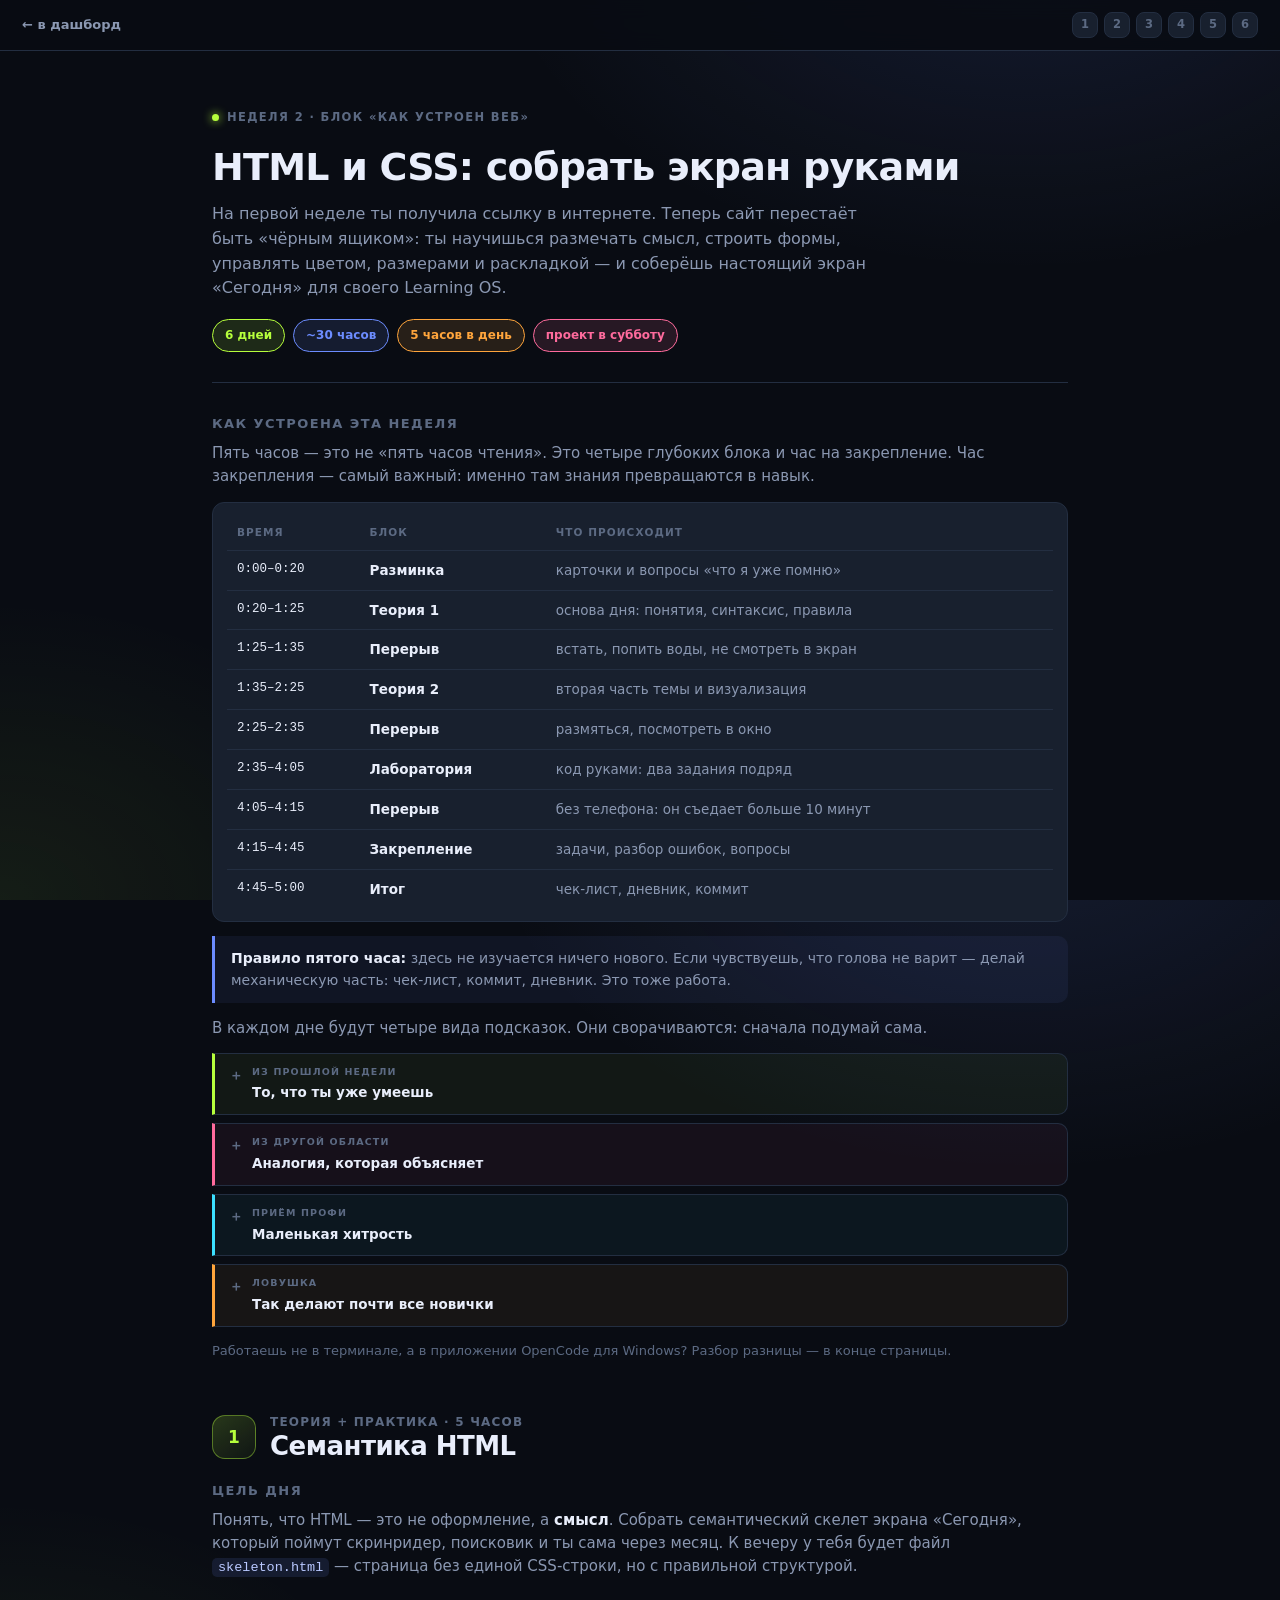
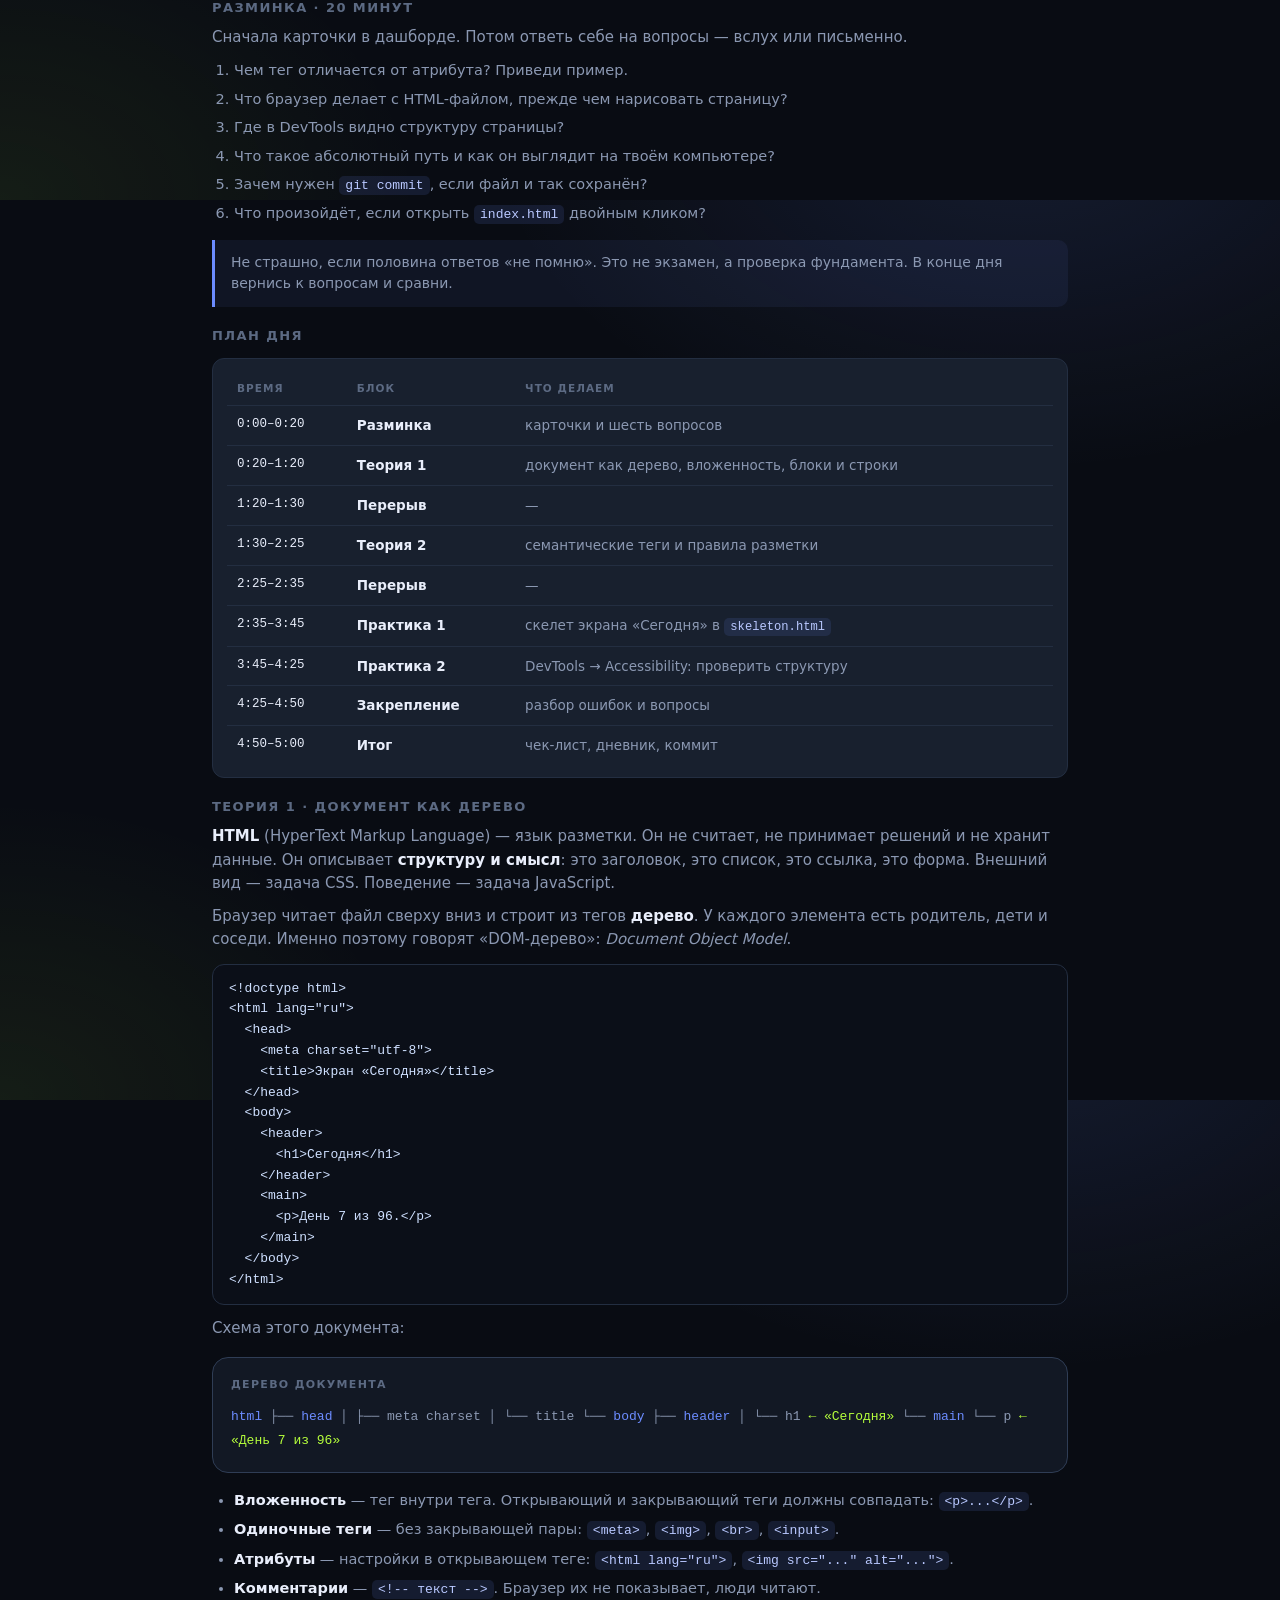
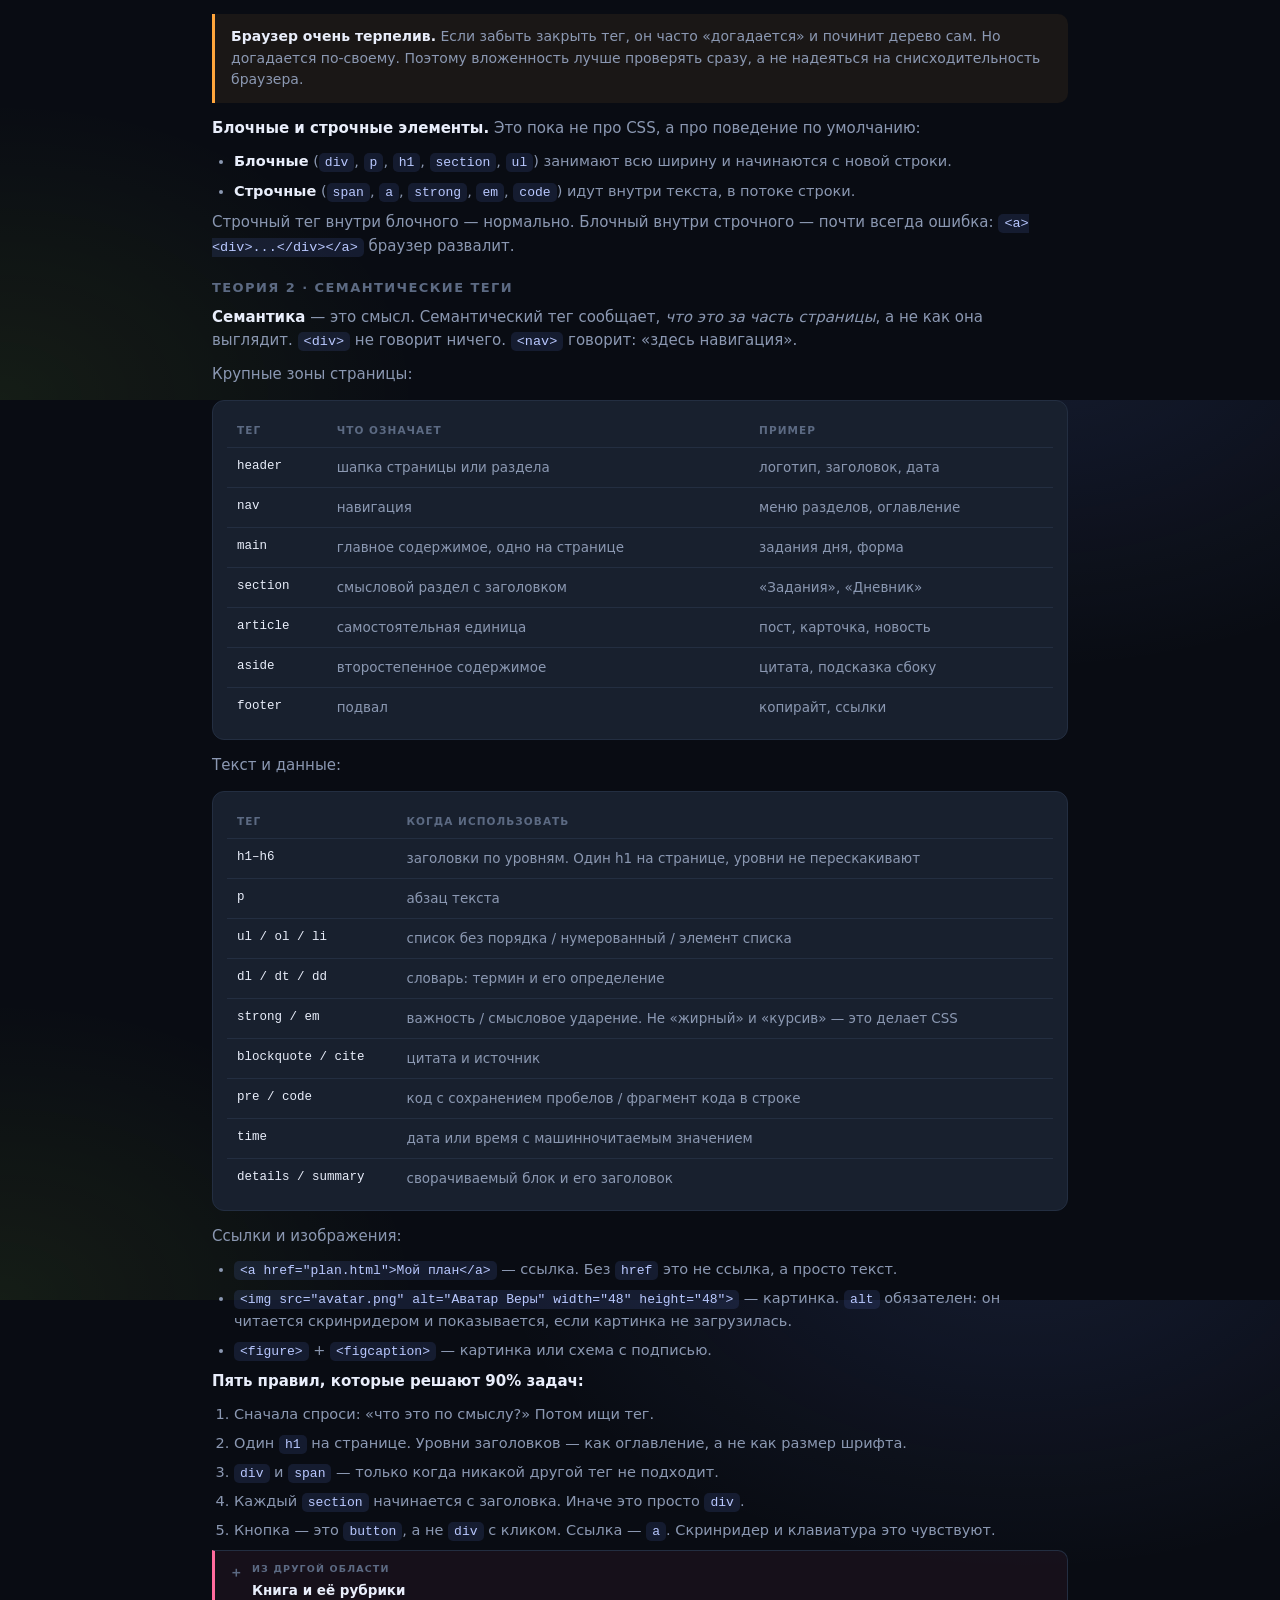
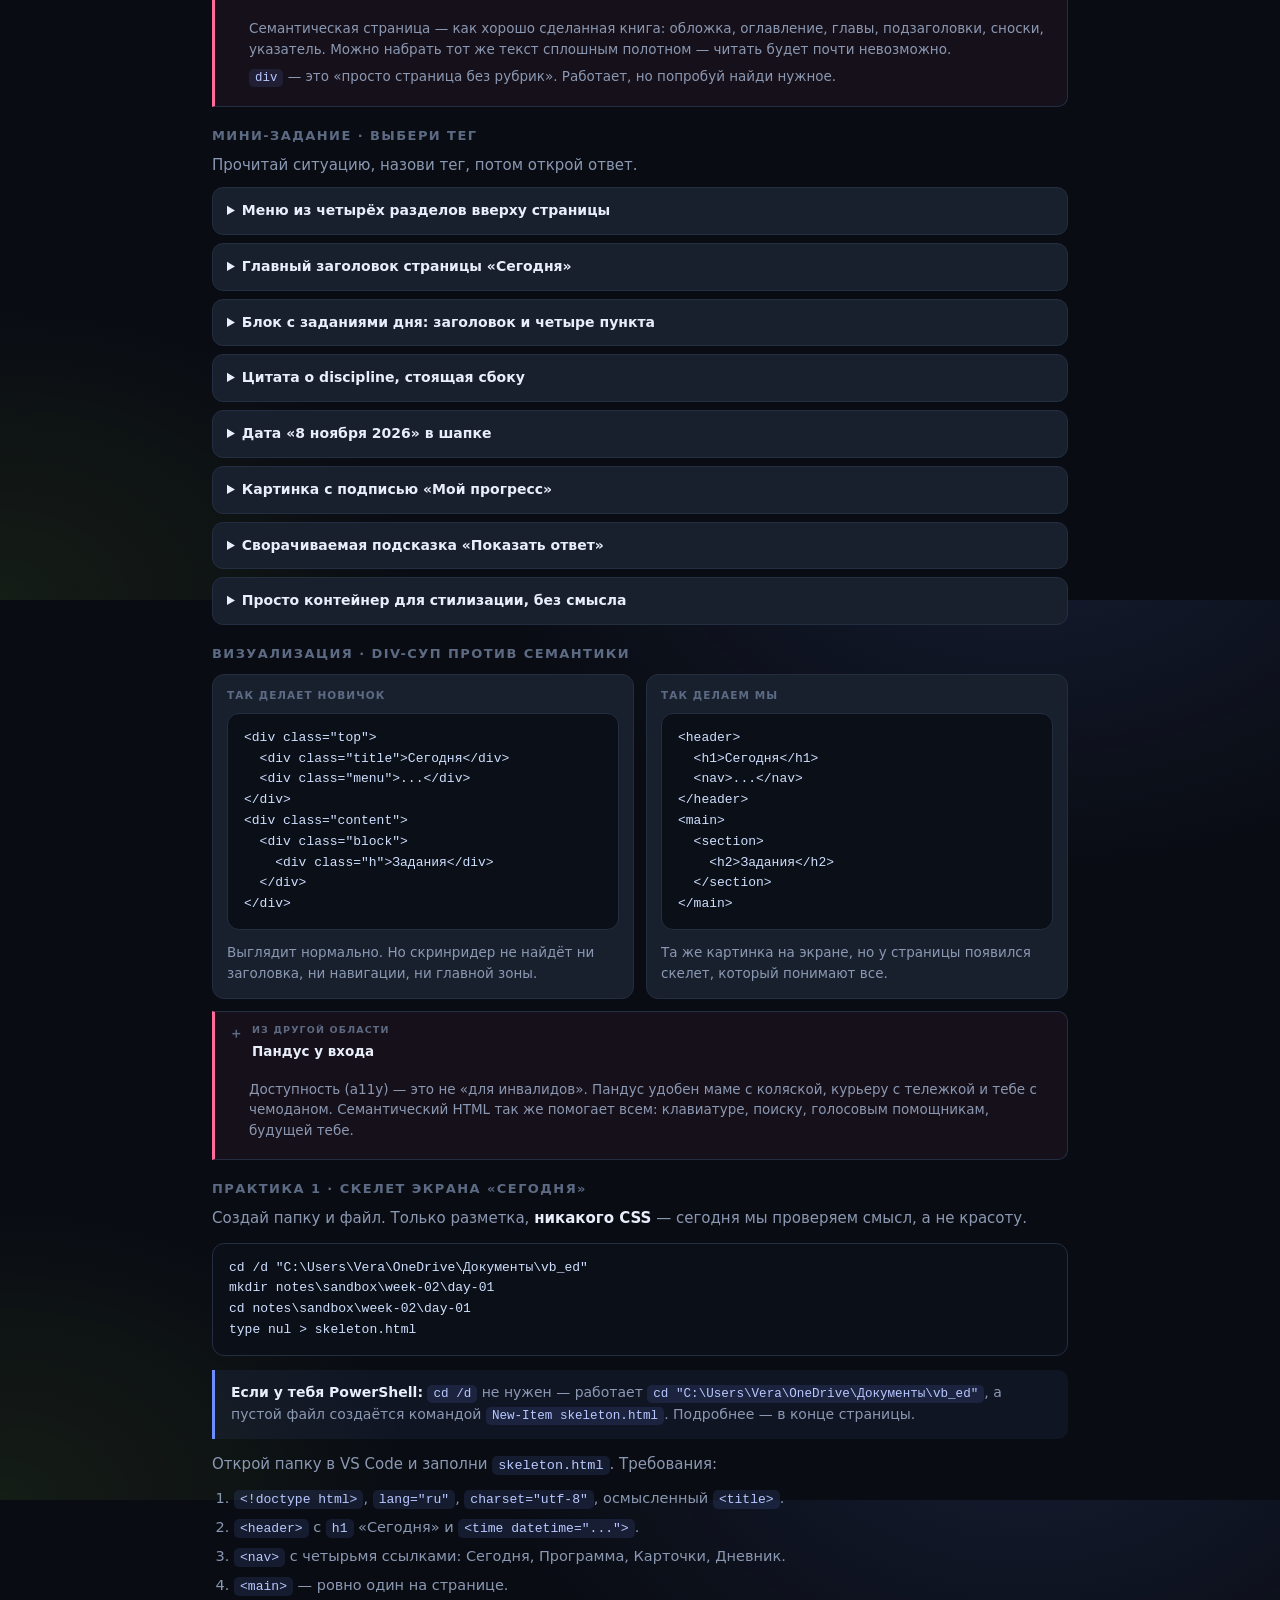
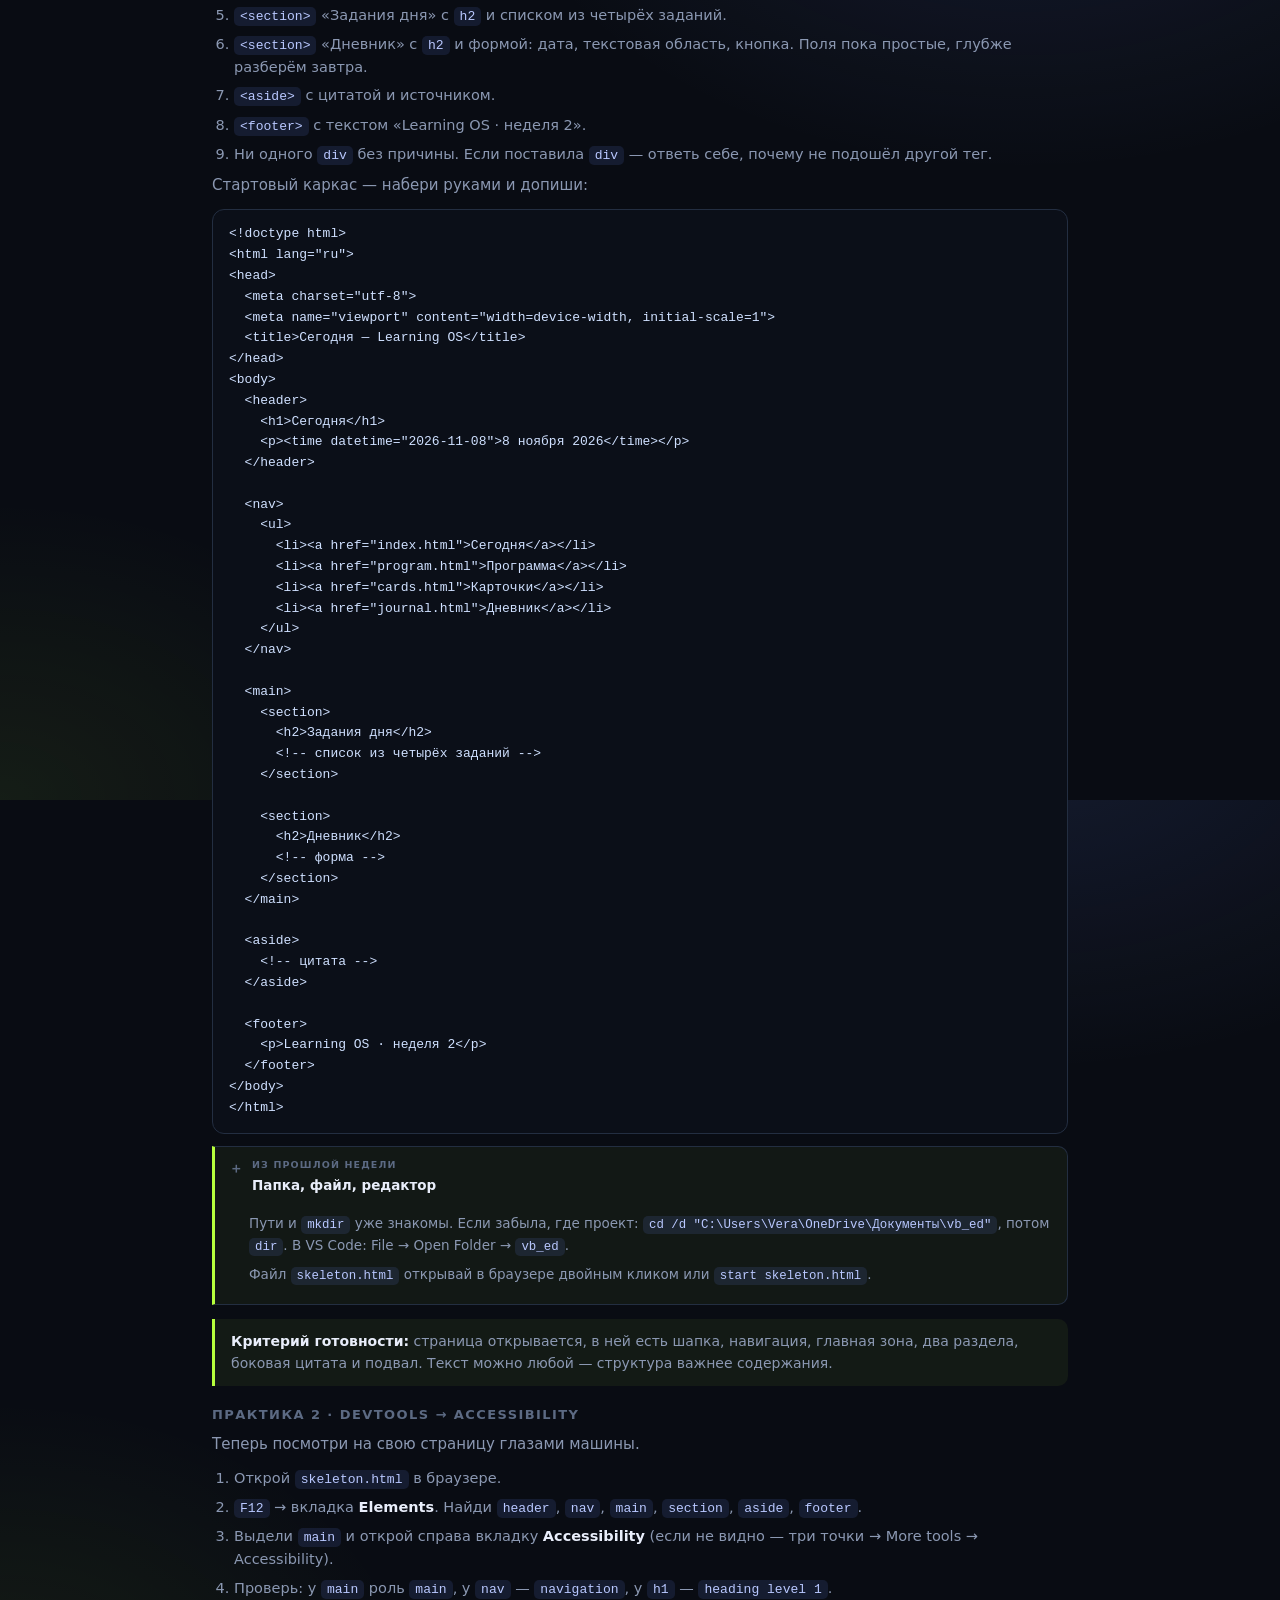
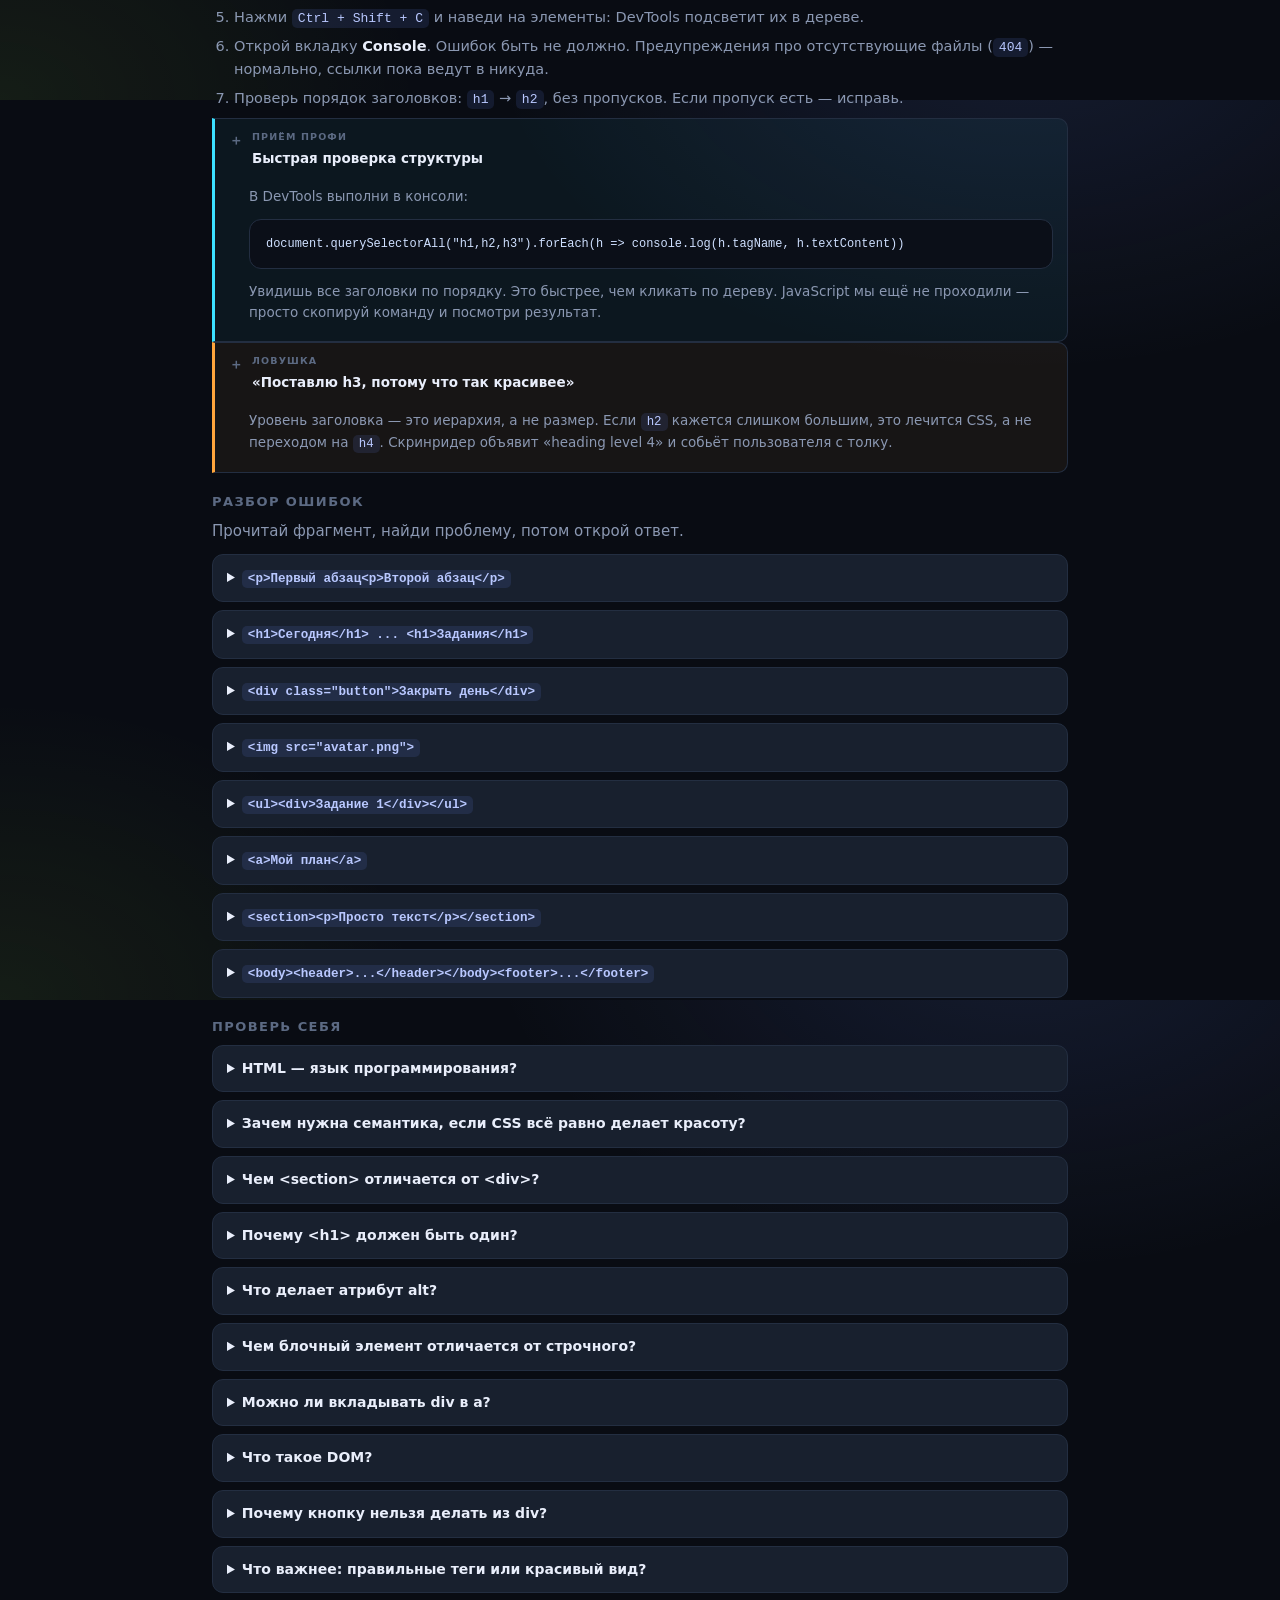
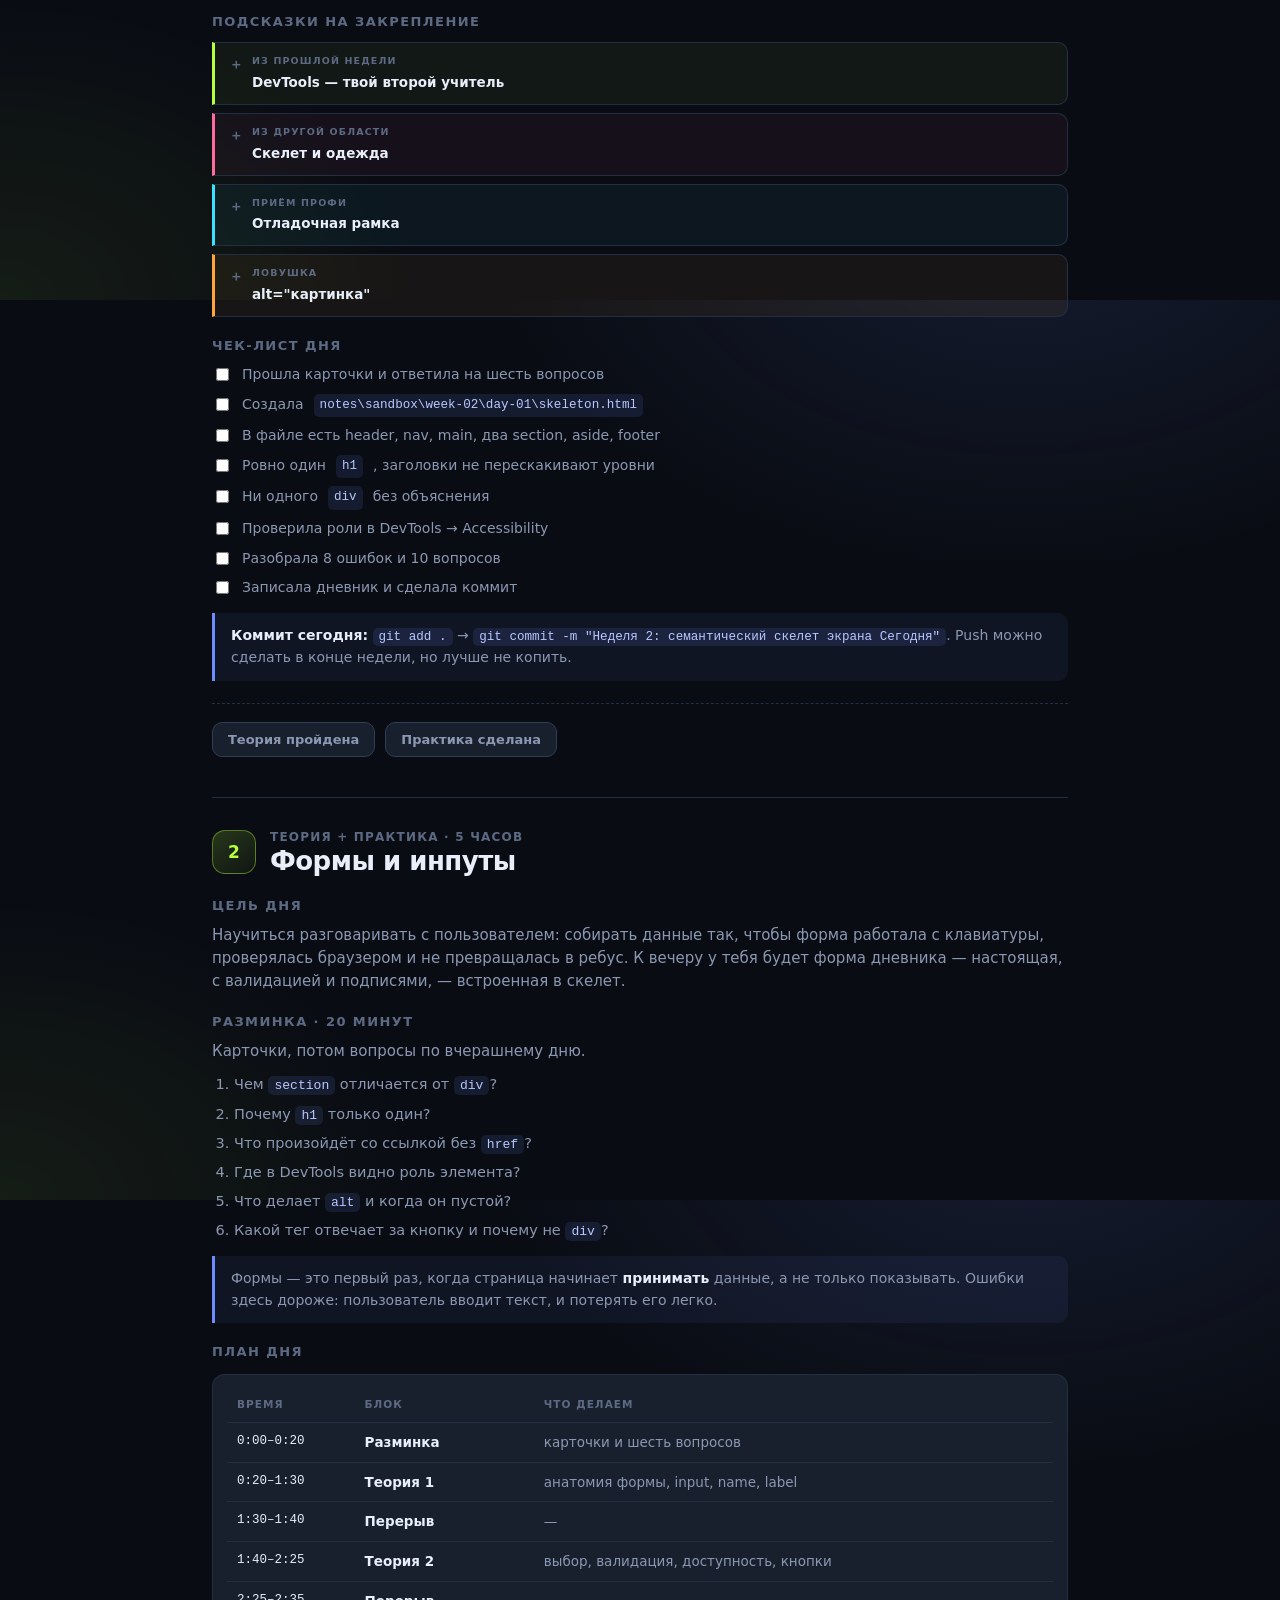
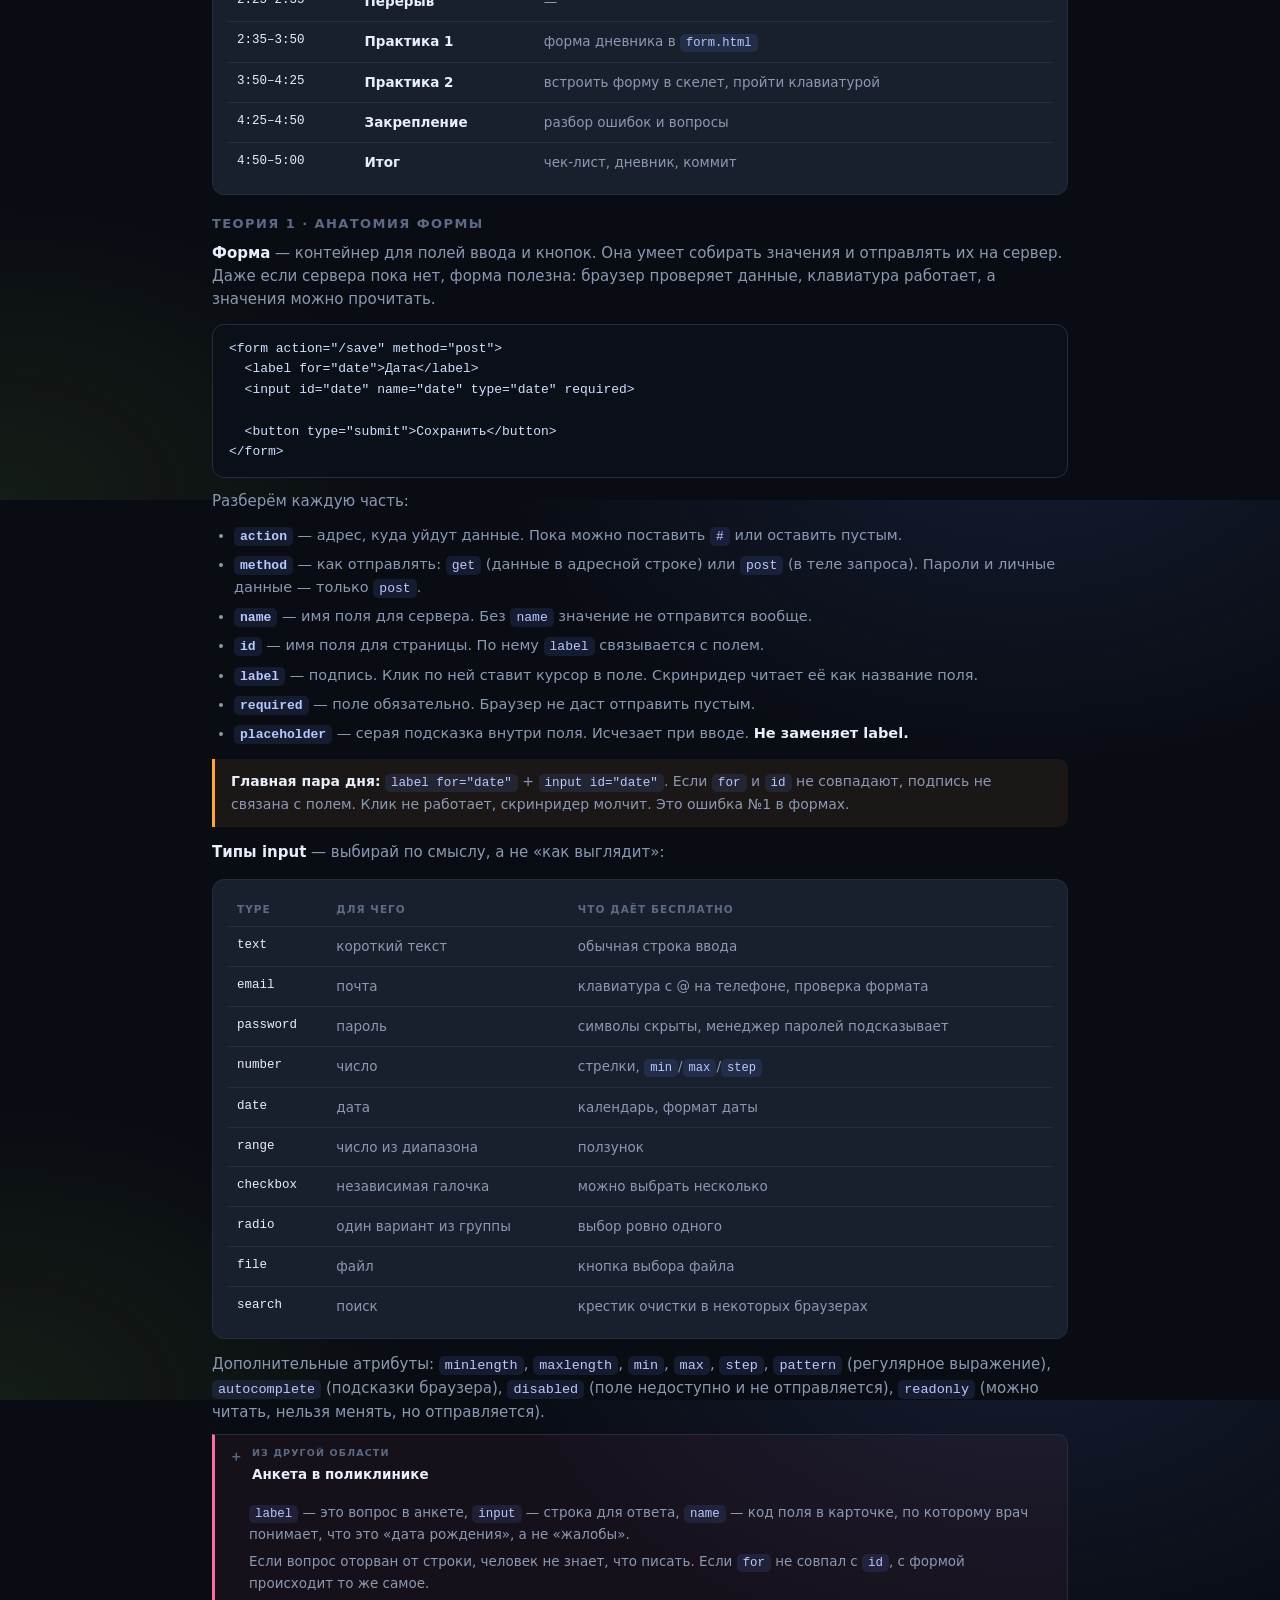
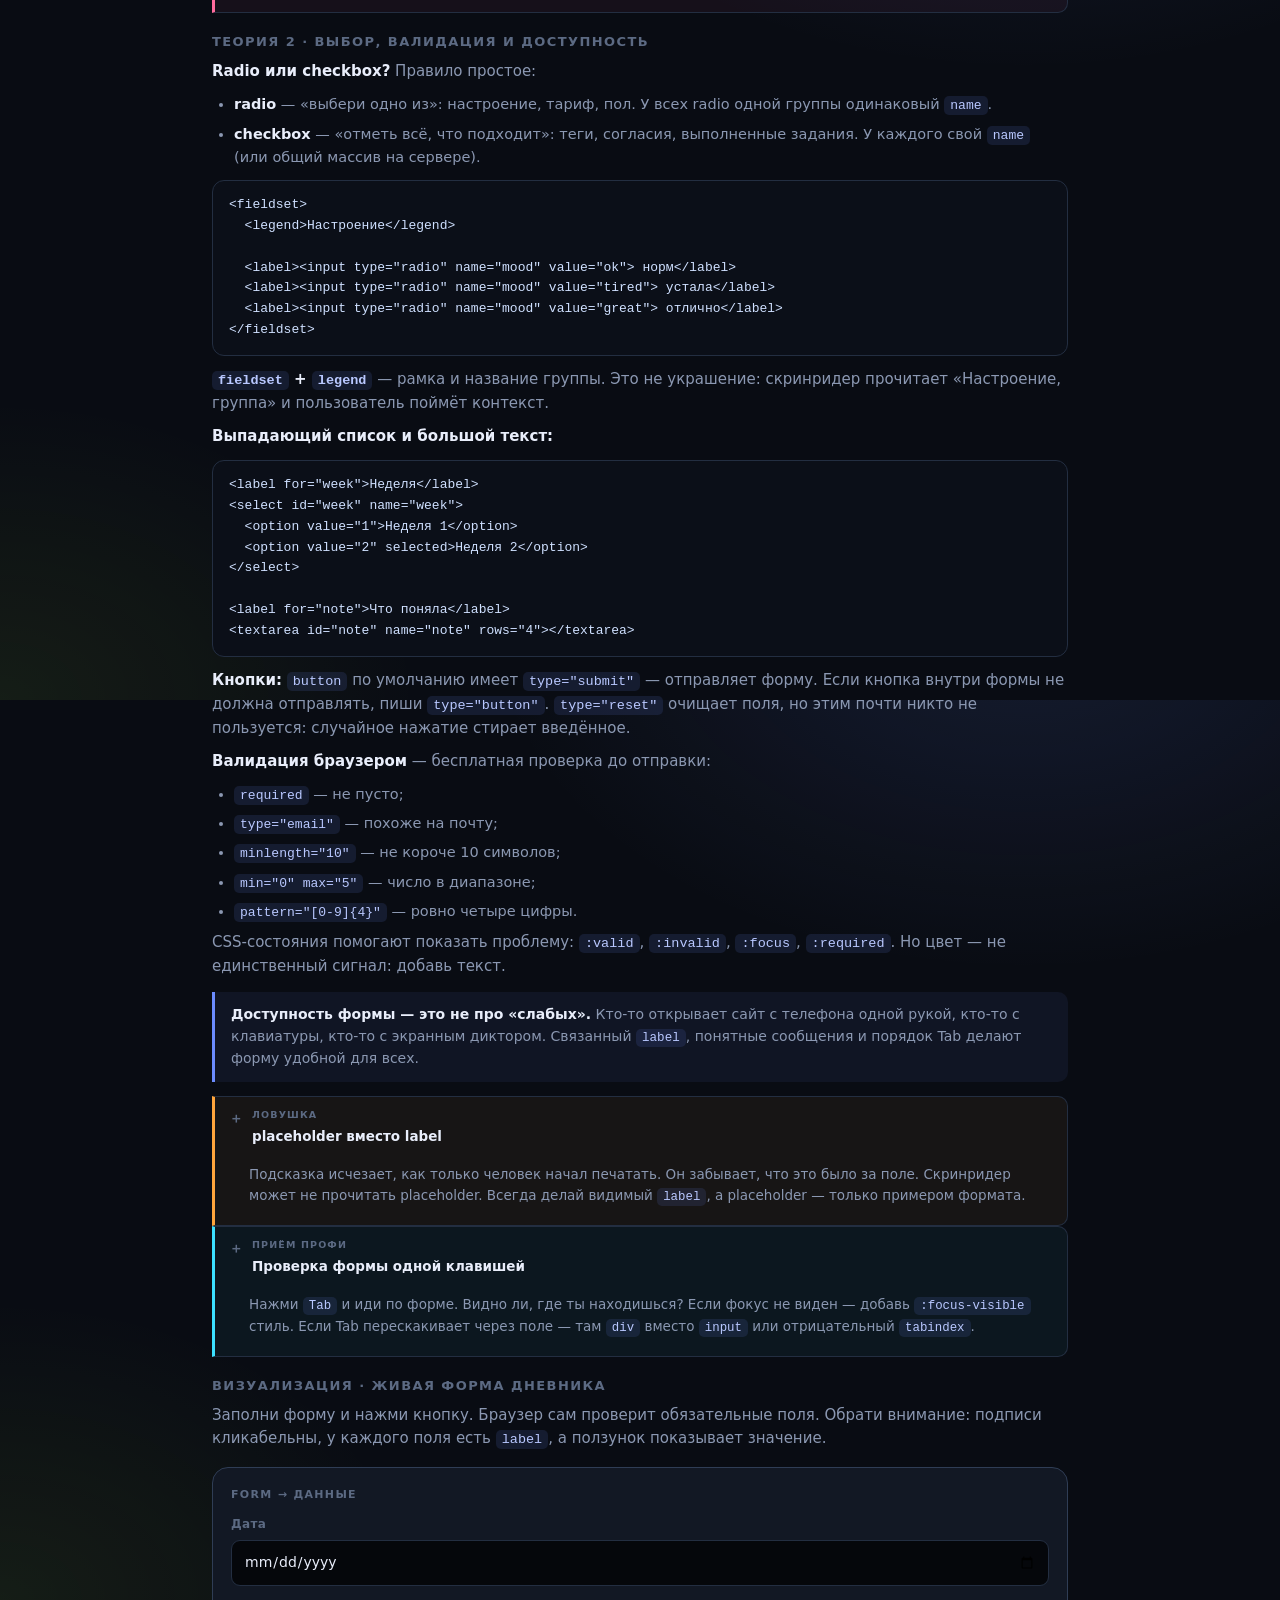
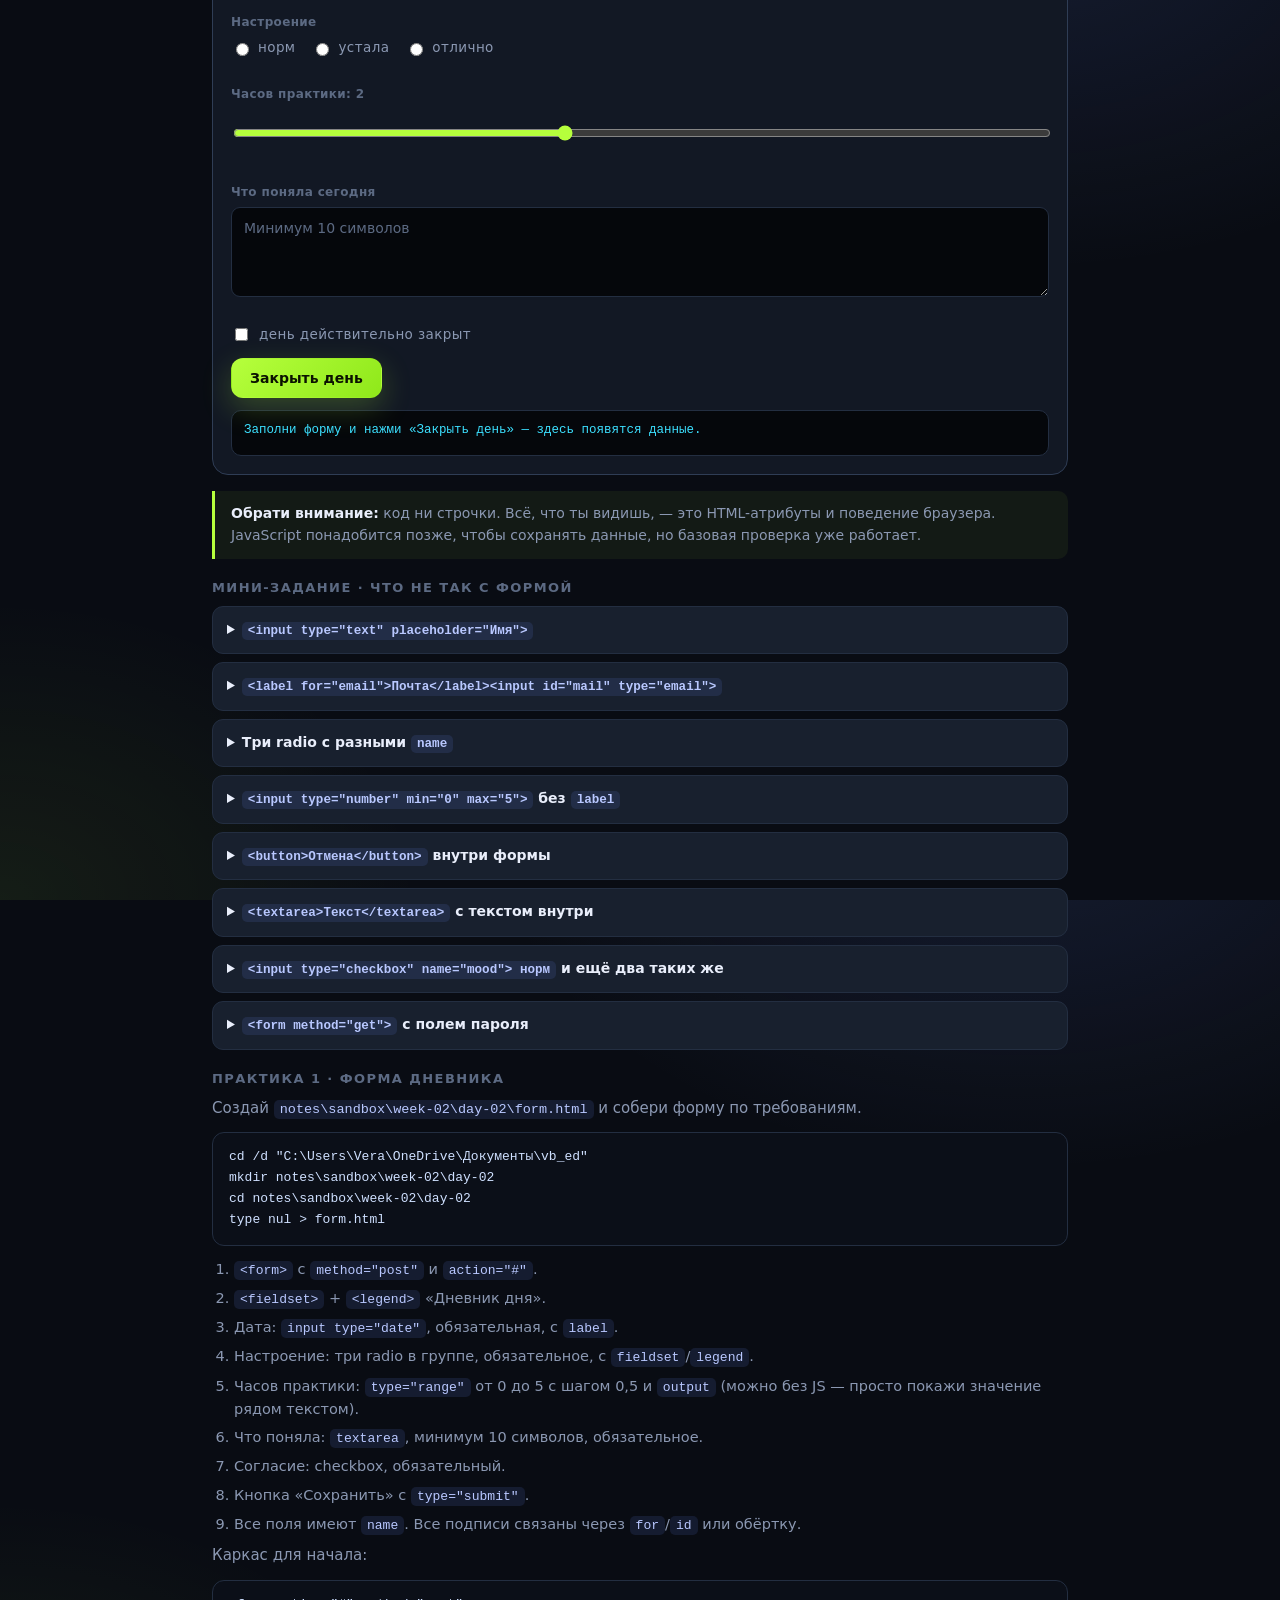
<file: materials/week-02.html>
<!doctype html>
<html lang="ru">
<head>
<meta charset="utf-8">
<meta name="viewport" content="width=device-width, initial-scale=1">
<title>Неделя 2 — HTML и CSS · Learning OS</title>
<link rel="stylesheet" href="../styles.css">
<style>
  .doc { max-width: 900px; margin: 0 auto; padding: 28px 22px 120px; }
  .doc-top {
    position: sticky; top: 0; z-index: 30;
    display: flex; align-items: center; justify-content: space-between; gap: 14px;
    padding: 12px 22px;
    border-bottom: 1px solid var(--line);
    background: rgba(9,12,19,.88); backdrop-filter: blur(10px);
  }
  .doc-top a.back { color: var(--muted); font-size: 13px; font-weight: 700; }
  .doc-top a.back:hover { color: var(--lime); }
  .week-dots { display: flex; gap: 6px; }
  .week-dots a {
    width: 26px; height: 26px; border-radius: 8px;
    display: grid; place-items: center;
    font-size: 11.5px; font-weight: 800;
    border: 1px solid var(--line); background: var(--panel-2); color: var(--dim);
  }
  .week-dots a:hover { border-color: var(--lime); color: var(--lime); }
  .week-dots a.done { background: rgba(182,255,60,.16); border-color: rgba(182,255,60,.45); color: var(--lime); }

  .hero { padding: 26px 0 30px; border-bottom: 1px solid var(--line); margin-bottom: 34px; }
  .hero h1 { font-size: 38px; margin: 10px 0 12px; }
  .hero p { color: var(--muted); max-width: 680px; font-size: 16px; }
  .hero-meta { display: flex; gap: 8px; flex-wrap: wrap; margin-top: 18px; }

  .day { padding: 30px 0 40px; border-bottom: 1px solid var(--line); scroll-margin-top: 70px; }
  .day:last-of-type { border-bottom: none; }
  .day-head { display: flex; align-items: center; gap: 14px; margin-bottom: 6px; }
  .day-num {
    width: 44px; height: 44px; flex: 0 0 auto;
    border-radius: 13px; display: grid; place-items: center;
    background: linear-gradient(145deg, rgba(182,255,60,.18), rgba(182,255,60,.04));
    border: 1px solid rgba(182,255,60,.4);
    color: var(--lime); font-weight: 900; font-size: 17px;
  }
  .day-head h2 { font-size: 26px; }
  .day-sub { color: var(--dim); font-size: 12px; text-transform: uppercase; letter-spacing: .1em; font-weight: 800; }

  .block { margin: 22px 0; }
  .block h3 {
    font-size: 13px; text-transform: uppercase; letter-spacing: .11em;
    color: var(--dim); margin-bottom: 10px; font-weight: 800;
  }
  .block p { color: var(--muted); margin-bottom: 10px; font-size: 15px; }
  .block p b, .block li b { color: var(--text); font-weight: 700; }
  .block ul, .block ol { color: var(--muted); padding-left: 22px; margin: 8px 0; }
  .block li { margin-bottom: 6px; font-size: 14.5px; }
  code {
    font-family: var(--mono); font-size: .9em;
    background: rgba(108,140,255,.12); color: #b9c8ff;
    padding: 2px 6px; border-radius: 5px;
  }
  pre {
    background: #0b0f18; border: 1px solid var(--line);
    border-radius: 12px; padding: 14px 16px; overflow-x: auto;
    font-family: var(--mono); font-size: 13px; line-height: 1.6;
    color: #cfe0ff; margin: 12px 0;
  }
  pre code { background: none; padding: 0; color: inherit; font-size: 13px; }

  .note {
    border-left: 3px solid var(--blue);
    background: rgba(108,140,255,.07);
    padding: 12px 16px; border-radius: 0 10px 10px 0;
    color: var(--muted); font-size: 14px; margin: 14px 0;
  }
  .note.warn { border-color: var(--orange); background: rgba(255,165,60,.07); }
  .note.good { border-color: var(--lime); background: rgba(182,255,60,.06); }
  .note b { color: var(--text); }

  .demo {
    border: 1px solid var(--line-2); border-radius: 16px;
    background: var(--panel); padding: 18px; margin: 16px 0;
  }
  .demo-title { font-size: 11px; text-transform: uppercase; letter-spacing: .12em; color: var(--dim); font-weight: 800; margin-bottom: 12px; }

  .tree-view { font-family: var(--mono); font-size: 13px; line-height: 1.9; color: var(--muted); }
  .tree-view .folder { color: var(--blue); }
  .tree-view .file { color: var(--muted); }
  .tree-view .hl { color: var(--lime); }

  .playground { display: grid; grid-template-columns: 1fr 1fr; gap: 12px; }
  .playground textarea {
    width: 100%; min-height: 260px; resize: vertical;
    background: #05070b; color: #cfe0ff;
    border: 1px solid var(--line); border-radius: 10px;
    padding: 12px; font-family: var(--mono); font-size: 12.5px; line-height: 1.6;
  }
  .playground iframe {
    width: 100%; min-height: 260px; border: 1px solid var(--line);
    border-radius: 10px; background: #fff;
  }

  .checklist { display: flex; flex-direction: column; gap: 8px; }
  .check-item { display: flex; gap: 10px; align-items: flex-start; color: var(--muted); font-size: 14px; }
  .check-item input { margin-top: 4px; accent-color: #b6ff3c; }

  .quiz details {
    border: 1px solid var(--line); border-radius: 11px;
    padding: 12px 14px; margin-bottom: 8px; background: var(--panel-2);
  }
  .quiz summary { cursor: pointer; font-weight: 650; font-size: 14px; color: var(--text); }
  .quiz details p { margin-top: 10px; color: var(--muted); font-size: 13.5px; }
  .quiz details p + p { margin-top: 6px; }

  .day-check {
    display: flex; gap: 10px; flex-wrap: wrap; align-items: center;
    margin-top: 22px; padding-top: 18px; border-top: 1px dashed var(--line);
  }
  .mark-btn {
    display: inline-flex; align-items: center; gap: 8px;
    padding: 9px 15px; border-radius: 10px;
    border: 1px solid var(--line-2); background: var(--panel-2);
    color: var(--muted); font-size: 13px; font-weight: 700; cursor: pointer;
    transition: all .15s;
  }
  .mark-btn:hover { border-color: var(--lime); color: var(--lime); }
  .mark-btn.on { background: rgba(182,255,60,.14); border-color: rgba(182,255,60,.5); color: var(--lime); }

  .final { border: 1px solid rgba(182,255,60,.3); background: linear-gradient(180deg, rgba(182,255,60,.07), transparent); border-radius: 18px; padding: 24px; }

  .tbl-wrap {
    border: 1px solid var(--line); border-radius: 12px;
    background: var(--panel-2); padding: 4px 14px; margin: 14px 0;
    overflow-x: auto;
  }
  .tbl { width: 100%; border-collapse: collapse; margin: 8px 0; font-size: 13.5px; }
  .tbl th, .tbl td {
    text-align: left; vertical-align: top;
    padding: 9px 10px; border-bottom: 1px solid var(--line);
    color: var(--muted);
  }
  .tbl th {
    color: var(--dim); font-size: 10.5px; font-weight: 800;
    text-transform: uppercase; letter-spacing: .1em;
  }
  .tbl td:first-child {
    color: var(--text); font-family: var(--mono);
    font-size: 12.5px; white-space: nowrap;
  }
  .tbl tr:last-child td { border-bottom: none; }
  .tbl b { color: var(--text); }

  /* ---------- подсказки ---------- */
  .hints { display: grid; gap: 8px; margin: 12px 0; }
  .hint {
    border: 1px solid var(--line);
    border-left: 3px solid var(--blue);
    border-radius: 0 10px 10px 0;
    background: rgba(108,140,255,.05);
    overflow: hidden;
  }
  .hint > summary {
    cursor: pointer; list-style: none;
    padding: 11px 14px;
    font-size: 13.5px; font-weight: 700; color: var(--text);
    display: flex; gap: 9px; align-items: flex-start;
  }
  .hint > summary::-webkit-details-marker { display: none; }
  .hint > summary::before { content: "＋"; color: var(--dim); font-weight: 800; flex: 0 0 auto; }
  .hint[open] > summary::before { content: "－"; }
  .hint-body { padding: 0 14px 12px 34px; color: var(--muted); font-size: 13.5px; }
  .hint-body p { margin: 6px 0; font-size: 13.5px; }
  .hint-body code { font-size: .92em; }
  .hint-label {
    display: block; font-size: 9.5px; letter-spacing: .12em;
    text-transform: uppercase; color: var(--dim); margin-bottom: 3px;
  }
  .hint.prev { border-left-color: var(--lime); background: rgba(182,255,60,.05); }
  .hint.world { border-left-color: var(--pink); background: rgba(255,107,157,.05); }
  .hint.pro { border-left-color: var(--cyan); background: rgba(60,224,255,.05); }
  .hint.trap { border-left-color: var(--orange); background: rgba(255,165,60,.06); }

  /* ---------- карточки-конспекты ---------- */
  .card-grid { display: grid; grid-template-columns: repeat(2, 1fr); gap: 12px; margin: 12px 0; }
  .mini-card {
    border: 1px solid var(--line); background: var(--panel-2);
    border-radius: 12px; padding: 14px;
  }
  .mini-card h4 {
    font-size: 10.5px; text-transform: uppercase; letter-spacing: .1em;
    color: var(--dim); margin-bottom: 8px;
  }
  .mini-card p { font-size: 13.5px; margin: 0; }
  .tag-row { display: flex; flex-wrap: wrap; gap: 6px; margin: 8px 0; }
  .kw {
    font-family: var(--mono); font-size: 11.5px;
    padding: 3px 8px; border-radius: 6px;
    border: 1px solid var(--line); background: var(--panel-2);
    color: var(--muted);
  }

  /* ---------- box model ---------- */
  .bm-wrap { display: grid; grid-template-columns: 1fr 1fr; gap: 18px; align-items: start; }
  .bm-stage {
    border: 1px dashed var(--line-2); border-radius: 12px;
    background: #05070b; padding: 8px; display: grid; place-items: center;
  }
  .bm-margin { background: rgba(255,165,60,.16); padding: 22px; border-radius: 10px; }
  .bm-border { background: rgba(182,255,60,.22); padding: 6px; border-radius: 8px; }
  .bm-padding { background: rgba(108,140,255,.22); padding: 18px; border-radius: 6px; }
  .bm-content {
    width: 220px; background: #0b0f18; border: 1px solid var(--line);
    border-radius: 4px; padding: 16px; text-align: center;
    font-family: var(--mono); font-size: 12px; color: var(--text);
  }
  .bm-legend { display: flex; flex-wrap: wrap; gap: 12px; margin-top: 12px; font-size: 11.5px; color: var(--dim); }
  .bm-legend i { display: inline-block; width: 10px; height: 10px; border-radius: 3px; margin-right: 5px; }
  .controls { display: grid; gap: 10px; }
  .ctrl { display: grid; grid-template-columns: 78px 1fr 56px; gap: 8px; align-items: center; font-size: 12.5px; color: var(--muted); }
  .ctrl input[type=range] { width: 100%; accent-color: #b6ff3c; }
  .ctrl output { font-family: var(--mono); color: var(--text); text-align: right; }
  .ctrl select {
    background: #05070b; color: var(--text);
    border: 1px solid var(--line); border-radius: 8px;
    padding: 6px 8px; font-family: var(--mono); font-size: 12px;
  }
  .ctrl select:focus { outline: 1px solid rgba(182,255,60,.5); }
  .bm-result {
    margin-top: 12px; font-family: var(--mono); font-size: 12.5px;
    color: var(--cyan); background: #05070b; border: 1px solid var(--line);
    border-radius: 10px; padding: 10px 12px; white-space: pre-wrap;
  }

  /* ---------- flexbox ---------- */
  .flex-stage {
    display: flex; min-height: 230px; gap: 8px;
    border: 1px dashed var(--line-2); border-radius: 12px;
    background: #05070b; padding: 10px;
  }
  .flex-item {
    background: linear-gradient(145deg, rgba(108,140,255,.38), rgba(108,140,255,.12));
    border: 1px solid rgba(108,140,255,.5); border-radius: 8px;
    padding: 16px 10px; font-family: var(--mono); font-size: 12px;
    color: #dbe4ff; text-align: center; min-width: 54px;
  }
  .flex-item:nth-child(2) { background: linear-gradient(145deg, rgba(255,107,157,.35), rgba(255,107,157,.1)); border-color: rgba(255,107,157,.5); }
  .flex-item:nth-child(3) { background: linear-gradient(145deg, rgba(182,255,60,.3), rgba(182,255,60,.08)); border-color: rgba(182,255,60,.5); }
  .flex-item:nth-child(4) { background: linear-gradient(145deg, rgba(60,224,255,.3), rgba(60,224,255,.08)); border-color: rgba(60,224,255,.5); }
  .flex-code {
    margin-top: 12px; font-family: var(--mono); font-size: 12.5px;
    color: var(--cyan); background: #05070b; border: 1px solid var(--line);
    border-radius: 10px; padding: 10px 12px; white-space: pre-wrap;
  }

  /* ---------- специфичность ---------- */
  .spec-row { display: flex; gap: 8px; flex-wrap: wrap; align-items: center; }
  .spec-input {
    flex: 1; min-width: 240px;
    background: #05070b; color: #cfe0ff;
    border: 1px solid var(--line); border-radius: 10px;
    padding: 10px 12px; font-family: var(--mono); font-size: 13px;
    outline: none;
  }
  .spec-input:focus { border-color: rgba(182,255,60,.55); }
  .spec-score { display: flex; gap: 6px; margin-top: 12px; }
  .spec-digit {
    width: 48px; height: 56px; border: 1px solid var(--line);
    border-radius: 8px; background: var(--panel-2);
    display: grid; place-content: center; text-align: center;
    font-family: var(--mono); font-size: 20px; color: var(--lime);
  }
  .spec-digit small { display: block; font-size: 9px; color: var(--dim); letter-spacing: .06em; margin-top: 2px; }
  .spec-note { margin-top: 10px; color: var(--dim); font-size: 12px; }

  .battle-options { display: flex; gap: 8px; flex-wrap: wrap; }
  .battle-opt {
    padding: 9px 14px; border-radius: 9px;
    border: 1px solid var(--line-2); background: var(--panel-2);
    color: var(--muted); font-family: var(--mono); font-size: 12.5px;
    cursor: pointer;
  }
  .battle-opt:hover { border-color: var(--lime); color: var(--lime); }
  .battle-opt.right { border-color: rgba(182,255,60,.6); background: rgba(182,255,60,.14); color: var(--lime); }
  .battle-opt.wrong { border-color: rgba(255,120,120,.6); background: rgba(255,120,120,.12); color: #ff9b9b; }
  .battle-result { margin-top: 12px; font-size: 13.5px; color: var(--muted); min-height: 22px; }
  .battle-result b { color: var(--text); }

  /* ---------- форма ---------- */
  .form-demo { display: grid; gap: 13px; }
  .form-demo .field { display: grid; gap: 6px; }
  .form-demo label { font-size: 12px; color: var(--dim); font-weight: 700; letter-spacing: .03em; }
  .form-demo input[type=text],
  .form-demo input[type=date],
  .form-demo input[type=number],
  .form-demo textarea,
  .form-demo select {
    background: #05070b; color: var(--text);
    border: 1px solid var(--line); border-radius: 9px;
    padding: 10px 12px; font-family: inherit; font-size: 14px;
  }
  .form-demo textarea { min-height: 90px; resize: vertical; }
  .form-demo input:focus, .form-demo textarea:focus, .form-demo select:focus {
    outline: 2px solid rgba(182,255,60,.45); outline-offset: 1px;
    border-color: rgba(182,255,60,.55);
  }
  .form-demo input:user-invalid, .form-demo textarea:user-invalid { border-color: rgba(255,120,120,.7); }
  .form-demo input[type=range] { accent-color: #b6ff3c; }
  .radio-row { display: flex; gap: 16px; flex-wrap: wrap; }
  .radio-row label { display: flex; gap: 6px; align-items: center; font-weight: 400; color: var(--muted); font-size: 13.5px; }
  .radio-row input { accent-color: #b6ff3c; }
  .form-out {
    margin-top: 12px; font-family: var(--mono); font-size: 12.5px;
    color: var(--cyan); background: #05070b; border: 1px solid var(--line);
    border-radius: 10px; padding: 10px 12px; white-space: pre-wrap; min-height: 46px;
  }

  @media (max-width: 760px) {
    .hero h1 { font-size: 28px; }
    .day-head h2 { font-size: 21px; }
    .playground { grid-template-columns: 1fr; }
    .card-grid { grid-template-columns: 1fr; }
    .bm-wrap { grid-template-columns: 1fr; }
    .ctrl { grid-template-columns: 70px 1fr 44px; }
    .spec-digit { width: 42px; height: 50px; font-size: 18px; }
    .doc { padding: 20px 16px 110px; }
    .doc-top { padding: 10px 16px; }
  }
</style>
</head>
<body>

<div class="doc-top">
  <a class="back" href="../index.html">← в дашборд</a>
  <div class="week-dots" id="week-dots">
    <a href="#d1" data-day="7">1</a>
    <a href="#d2" data-day="8">2</a>
    <a href="#d3" data-day="9">3</a>
    <a href="#d4" data-day="10">4</a>
    <a href="#d5" data-day="11">5</a>
    <a href="#d6" data-day="12">6</a>
  </div>
</div>

<div class="doc">

  <div class="hero">
    <div class="eyebrow"><span class="dot"></span>неделя 2 · блок «Как устроен веб»</div>
    <h1>HTML и CSS: собрать экран руками</h1>
    <p>
      На первой неделе ты получила ссылку в интернете. Теперь сайт перестаёт быть
      «чёрным ящиком»: ты научишься размечать смысл, строить формы, управлять цветом,
      размерами и раскладкой — и соберёшь настоящий экран «Сегодня» для своего Learning OS.
    </p>
    <div class="hero-meta">
      <span class="chip" style="color:var(--lime)">6 дней</span>
      <span class="chip" style="color:var(--blue)">~30 часов</span>
      <span class="chip" style="color:var(--orange)">5 часов в день</span>
      <span class="chip" style="color:var(--pink)">проект в субботу</span>
    </div>
  </div>

  <div class="block">
    <h3>Как устроена эта неделя</h3>
    <p>
      Пять часов — это не «пять часов чтения». Это четыре глубоких блока и час на закрепление.
      Час закрепления — самый важный: именно там знания превращаются в навык.
    </p>
    <div class="tbl-wrap">
      <table class="tbl">
        <thead><tr><th>Время</th><th>Блок</th><th>Что происходит</th></tr></thead>
        <tbody>
          <tr><td>0:00–0:20</td><td><b>Разминка</b></td><td>карточки и вопросы «что я уже помню»</td></tr>
          <tr><td>0:20–1:25</td><td><b>Теория 1</b></td><td>основа дня: понятия, синтаксис, правила</td></tr>
          <tr><td>1:25–1:35</td><td><b>Перерыв</b></td><td>встать, попить воды, не смотреть в экран</td></tr>
          <tr><td>1:35–2:25</td><td><b>Теория 2</b></td><td>вторая часть темы и визуализация</td></tr>
          <tr><td>2:25–2:35</td><td><b>Перерыв</b></td><td>размяться, посмотреть в окно</td></tr>
          <tr><td>2:35–4:05</td><td><b>Лаборатория</b></td><td>код руками: два задания подряд</td></tr>
          <tr><td>4:05–4:15</td><td><b>Перерыв</b></td><td>без телефона: он съедает больше 10 минут</td></tr>
          <tr><td>4:15–4:45</td><td><b>Закрепление</b></td><td>задачи, разбор ошибок, вопросы</td></tr>
          <tr><td>4:45–5:00</td><td><b>Итог</b></td><td>чек-лист, дневник, коммит</td></tr>
        </tbody>
      </table>
    </div>
    <div class="note">
      <b>Правило пятого часа:</b> здесь не изучается ничего нового. Если чувствуешь, что
      голова не варит — делай механическую часть: чек-лист, коммит, дневник. Это тоже работа.
    </div>
    <p>В каждом дне будут четыре вида подсказок. Они сворачиваются: сначала подумай сама.</p>
    <div class="hints">
      <details class="hint prev">
        <summary><span><span class="hint-label">из прошлой недели</span>То, что ты уже умеешь</span></summary>
        <div class="hint-body"><p>Терминал, пути, Git, DevTools, GitHub Pages и общение с ИИ-агентом. Новые темы будут опираться на это.</p></div>
      </details>
      <details class="hint world">
        <summary><span><span class="hint-label">из другой области</span>Аналогия, которая объясняет</span></summary>
        <div class="hint-body"><p>Сложное становится простым, когда похоже на что-то знакомое: посылка, книга, полка, законы.</p></div>
      </details>
      <details class="hint pro">
        <summary><span><span class="hint-label">приём профи</span>Маленькая хитрость</span></summary>
        <div class="hint-body"><p>Трюки, которые экономят минуты каждый день: горячие клавиши, отладочные рамки, быстрые команды.</p></div>
      </details>
      <details class="hint trap">
        <summary><span><span class="hint-label">ловушка</span>Так делают почти все новички</span></summary>
        <div class="hint-body"><p>Ошибка, которая выглядит безобидно, но потом стоит часов. Лучше узнать о ней сейчас.</p></div>
      </details>
    </div>
    <p style="font-size:13px;color:var(--dim);margin-top:14px">
      Работаешь не в терминале, а в приложении OpenCode для Windows?
      <a href="#app-vs-terminal">Разбор разницы — в конце страницы</a>.
    </p>
  </div>

  <!-- ================= ДЕНЬ 1 ================= -->
  <section class="day" id="d1">
    <div class="day-head">
      <div class="day-num">1</div>
      <div>
        <div class="day-sub">теория + практика · 5 часов</div>
        <h2>Семантика HTML</h2>
      </div>
    </div>

    <div class="block">
      <h3>Цель дня</h3>
      <p>
        Понять, что HTML — это не оформление, а <b>смысл</b>. Собрать семантический скелет
        экрана «Сегодня», который поймут скринридер, поисковик и ты сама через месяц.
        К вечеру у тебя будет файл <code>skeleton.html</code> — страница без единой CSS-строки,
        но с правильной структурой.
      </p>
    </div>

    <div class="block">
      <h3>Разминка · 20 минут</h3>
      <p>Сначала карточки в дашборде. Потом ответь себе на вопросы — вслух или письменно.</p>
      <ol>
        <li>Чем тег отличается от атрибута? Приведи пример.</li>
        <li>Что браузер делает с HTML-файлом, прежде чем нарисовать страницу?</li>
        <li>Где в DevTools видно структуру страницы?</li>
        <li>Что такое абсолютный путь и как он выглядит на твоём компьютере?</li>
        <li>Зачем нужен <code>git commit</code>, если файл и так сохранён?</li>
        <li>Что произойдёт, если открыть <code>index.html</code> двойным кликом?</li>
      </ol>
      <div class="note">
        Не страшно, если половина ответов «не помню». Это не экзамен, а проверка фундамента.
        В конце дня вернись к вопросам и сравни.
      </div>
    </div>

    <div class="block">
      <h3>План дня</h3>
      <div class="tbl-wrap">
        <table class="tbl">
          <thead><tr><th>Время</th><th>Блок</th><th>Что делаем</th></tr></thead>
          <tbody>
            <tr><td>0:00–0:20</td><td><b>Разминка</b></td><td>карточки и шесть вопросов</td></tr>
            <tr><td>0:20–1:20</td><td><b>Теория 1</b></td><td>документ как дерево, вложенность, блоки и строки</td></tr>
            <tr><td>1:20–1:30</td><td><b>Перерыв</b></td><td>—</td></tr>
            <tr><td>1:30–2:25</td><td><b>Теория 2</b></td><td>семантические теги и правила разметки</td></tr>
            <tr><td>2:25–2:35</td><td><b>Перерыв</b></td><td>—</td></tr>
            <tr><td>2:35–3:45</td><td><b>Практика 1</b></td><td>скелет экрана «Сегодня» в <code>skeleton.html</code></td></tr>
            <tr><td>3:45–4:25</td><td><b>Практика 2</b></td><td>DevTools → Accessibility: проверить структуру</td></tr>
            <tr><td>4:25–4:50</td><td><b>Закрепление</b></td><td>разбор ошибок и вопросы</td></tr>
            <tr><td>4:50–5:00</td><td><b>Итог</b></td><td>чек-лист, дневник, коммит</td></tr>
          </tbody>
        </table>
      </div>
    </div>

    <div class="block">
      <h3>Теория 1 · Документ как дерево</h3>
      <p>
        <b>HTML</b> (HyperText Markup Language) — язык разметки. Он не считает, не принимает
        решений и не хранит данные. Он описывает <b>структуру и смысл</b>: это заголовок,
        это список, это ссылка, это форма. Внешний вид — задача CSS. Поведение — задача JavaScript.
      </p>
      <p>
        Браузер читает файл сверху вниз и строит из тегов <b>дерево</b>. У каждого элемента есть
        родитель, дети и соседи. Именно поэтому говорят «DOM-дерево»: <i>Document Object Model</i>.
      </p>
<pre><code>&lt;!doctype html&gt;
&lt;html lang="ru"&gt;
  &lt;head&gt;
    &lt;meta charset="utf-8"&gt;
    &lt;title&gt;Экран «Сегодня»&lt;/title&gt;
  &lt;/head&gt;
  &lt;body&gt;
    &lt;header&gt;
      &lt;h1&gt;Сегодня&lt;/h1&gt;
    &lt;/header&gt;
    &lt;main&gt;
      &lt;p&gt;День 7 из 96.&lt;/p&gt;
    &lt;/main&gt;
  &lt;/body&gt;
&lt;/html&gt;</code></pre>
      <p>Схема этого документа:</p>
      <div class="demo">
        <div class="demo-title">дерево документа</div>
        <div class="tree-view">
<span class="folder">html</span>
├── <span class="folder">head</span>
│   ├── <span class="file">meta charset</span>
│   └── <span class="file">title</span>
└── <span class="folder">body</span>
    ├── <span class="folder">header</span>
    │   └── <span class="file">h1</span> <span class="hl">← «Сегодня»</span>
    └── <span class="folder">main</span>
        └── <span class="file">p</span> <span class="hl">← «День 7 из 96»</span>
        </div>
      </div>
      <ul>
        <li><b>Вложенность</b> — тег внутри тега. Открывающий и закрывающий теги должны совпадать: <code>&lt;p&gt;...&lt;/p&gt;</code>.</li>
        <li><b>Одиночные теги</b> — без закрывающей пары: <code>&lt;meta&gt;</code>, <code>&lt;img&gt;</code>, <code>&lt;br&gt;</code>, <code>&lt;input&gt;</code>.</li>
        <li><b>Атрибуты</b> — настройки в открывающем теге: <code>&lt;html lang="ru"&gt;</code>, <code>&lt;img src="..." alt="..."&gt;</code>.</li>
        <li><b>Комментарии</b> — <code>&lt;!-- текст --&gt;</code>. Браузер их не показывает, люди читают.</li>
      </ul>
      <div class="note warn">
        <b>Браузер очень терпелив.</b> Если забыть закрыть тег, он часто «догадается» и починит
        дерево сам. Но догадается по-своему. Поэтому вложенность лучше проверять сразу,
        а не надеяться на снисходительность браузера.
      </div>
      <p><b>Блочные и строчные элементы.</b> Это пока не про CSS, а про поведение по умолчанию:</p>
      <ul>
        <li><b>Блочные</b> (<code>div</code>, <code>p</code>, <code>h1</code>, <code>section</code>, <code>ul</code>) занимают всю ширину и начинаются с новой строки.</li>
        <li><b>Строчные</b> (<code>span</code>, <code>a</code>, <code>strong</code>, <code>em</code>, <code>code</code>) идут внутри текста, в потоке строки.</li>
      </ul>
      <p>
        Строчный тег внутри блочного — нормально. Блочный внутри строчного — почти всегда ошибка:
        <code>&lt;a&gt;&lt;div&gt;...&lt;/div&gt;&lt;/a&gt;</code> браузер развалит.
      </p>
    </div>

    <div class="block">
      <h3>Теория 2 · Семантические теги</h3>
      <p>
        <b>Семантика</b> — это смысл. Семантический тег сообщает, <i>что это за часть страницы</i>,
        а не как она выглядит. <code>&lt;div&gt;</code> не говорит ничего. <code>&lt;nav&gt;</code>
        говорит: «здесь навигация».
      </p>
      <p>Крупные зоны страницы:</p>
      <div class="tbl-wrap">
        <table class="tbl">
          <thead><tr><th>Тег</th><th>Что означает</th><th>Пример</th></tr></thead>
          <tbody>
            <tr><td>header</td><td>шапка страницы или раздела</td><td>логотип, заголовок, дата</td></tr>
            <tr><td>nav</td><td>навигация</td><td>меню разделов, оглавление</td></tr>
            <tr><td>main</td><td>главное содержимое, одно на странице</td><td>задания дня, форма</td></tr>
            <tr><td>section</td><td>смысловой раздел с заголовком</td><td>«Задания», «Дневник»</td></tr>
            <tr><td>article</td><td>самостоятельная единица</td><td>пост, карточка, новость</td></tr>
            <tr><td>aside</td><td>второстепенное содержимое</td><td>цитата, подсказка сбоку</td></tr>
            <tr><td>footer</td><td>подвал</td><td>копирайт, ссылки</td></tr>
          </tbody>
        </table>
      </div>
      <p>Текст и данные:</p>
      <div class="tbl-wrap">
        <table class="tbl">
          <thead><tr><th>Тег</th><th>Когда использовать</th></tr></thead>
          <tbody>
            <tr><td>h1–h6</td><td>заголовки по уровням. Один h1 на странице, уровни не перескакивают</td></tr>
            <tr><td>p</td><td>абзац текста</td></tr>
            <tr><td>ul / ol / li</td><td>список без порядка / нумерованный / элемент списка</td></tr>
            <tr><td>dl / dt / dd</td><td>словарь: термин и его определение</td></tr>
            <tr><td>strong / em</td><td>важность / смысловое ударение. Не «жирный» и «курсив» — это делает CSS</td></tr>
            <tr><td>blockquote / cite</td><td>цитата и источник</td></tr>
            <tr><td>pre / code</td><td>код с сохранением пробелов / фрагмент кода в строке</td></tr>
            <tr><td>time</td><td>дата или время с машинночитаемым значением</td></tr>
            <tr><td>details / summary</td><td>сворачиваемый блок и его заголовок</td></tr>
          </tbody>
        </table>
      </div>
      <p>Ссылки и изображения:</p>
      <ul>
        <li><code>&lt;a href="plan.html"&gt;Мой план&lt;/a&gt;</code> — ссылка. Без <code>href</code> это не ссылка, а просто текст.</li>
        <li><code>&lt;img src="avatar.png" alt="Аватар Веры" width="48" height="48"&gt;</code> — картинка. <code>alt</code> обязателен: он читается скринридером и показывается, если картинка не загрузилась.</li>
        <li><code>&lt;figure&gt;</code> + <code>&lt;figcaption&gt;</code> — картинка или схема с подписью.</li>
      </ul>
      <p><b>Пять правил, которые решают 90% задач:</b></p>
      <ol>
        <li>Сначала спроси: «что это по смыслу?» Потом ищи тег.</li>
        <li>Один <code>h1</code> на странице. Уровни заголовков — как оглавление, а не как размер шрифта.</li>
        <li><code>div</code> и <code>span</code> — только когда никакой другой тег не подходит.</li>
        <li>Каждый <code>section</code> начинается с заголовка. Иначе это просто <code>div</code>.</li>
        <li>Кнопка — это <code>button</code>, а не <code>div</code> с кликом. Ссылка — <code>a</code>. Скринридер и клавиатура это чувствуют.</li>
      </ol>
      <div class="hint world">
        <summary><span><span class="hint-label">из другой области</span>Книга и её рубрики</span></summary>
        <div class="hint-body">
          <p>Семантическая страница — как хорошо сделанная книга: обложка, оглавление, главы, подзаголовки, сноски, указатель. Можно набрать тот же текст сплошным полотном — читать будет почти невозможно.</p>
          <p><code>div</code> — это «просто страница без рубрик». Работает, но попробуй найди нужное.</p>
        </div>
      </div>
    </div>

    <div class="block quiz">
      <h3>Мини-задание · выбери тег</h3>
      <p>Прочитай ситуацию, назови тег, потом открой ответ.</p>
      <details><summary>Меню из четырёх разделов вверху страницы</summary><p><code>&lt;nav&gt;</code> со списком ссылок. Если это не главная навигация, можно оставить просто список.</p></details>
      <details><summary>Главный заголовок страницы «Сегодня»</summary><p><code>&lt;h1&gt;</code>. Один на странице.</p></details>
      <details><summary>Блок с заданиями дня: заголовок и четыре пункта</summary><p><code>&lt;section&gt;</code> с <code>&lt;h2&gt;</code> и <code>&lt;ol&gt;</code> или <code>&lt;ul&gt;</code>.</p></details>
      <details><summary>Цитата о discipline, стоящая сбоку</summary><p><code>&lt;aside&gt;</code> + <code>&lt;blockquote&gt;</code> и <code>&lt;cite&gt;</code>.</p></details>
      <details><summary>Дата «8 ноября 2026» в шапке</summary><p><code>&lt;time datetime="2026-11-08"&gt;8 ноября 2026&lt;/time&gt;</code>.</p></details>
      <details><summary>Картинка с подписью «Мой прогресс»</summary><p><code>&lt;figure&gt;</code> + <code>&lt;img alt="..."&gt;</code> + <code>&lt;figcaption&gt;</code>.</p></details>
      <details><summary>Сворачиваемая подсказка «Показать ответ»</summary><p><code>&lt;details&gt;</code> + <code>&lt;summary&gt;</code>. Работает без JavaScript.</p></details>
      <details><summary>Просто контейнер для стилизации, без смысла</summary><p><code>&lt;div&gt;</code>. Это единственный случай, когда он уместен.</p></details>
    </div>

    <div class="block">
      <h3>Визуализация · div-суп против семантики</h3>
      <div class="card-grid">
        <div class="mini-card">
          <h4>так делает новичок</h4>
<pre><code>&lt;div class="top"&gt;
  &lt;div class="title"&gt;Сегодня&lt;/div&gt;
  &lt;div class="menu"&gt;...&lt;/div&gt;
&lt;/div&gt;
&lt;div class="content"&gt;
  &lt;div class="block"&gt;
    &lt;div class="h"&gt;Задания&lt;/div&gt;
  &lt;/div&gt;
&lt;/div&gt;</code></pre>
          <p>Выглядит нормально. Но скринридер не найдёт ни заголовка, ни навигации, ни главной зоны.</p>
        </div>
        <div class="mini-card">
          <h4>так делаем мы</h4>
<pre><code>&lt;header&gt;
  &lt;h1&gt;Сегодня&lt;/h1&gt;
  &lt;nav&gt;...&lt;/nav&gt;
&lt;/header&gt;
&lt;main&gt;
  &lt;section&gt;
    &lt;h2&gt;Задания&lt;/h2&gt;
  &lt;/section&gt;
&lt;/main&gt;</code></pre>
          <p>Та же картинка на экране, но у страницы появился скелет, который понимают все.</p>
        </div>
      </div>
      <div class="hint world">
        <summary><span><span class="hint-label">из другой области</span>Пандус у входа</span></summary>
        <div class="hint-body">
          <p>Доступность (a11y) — это не «для инвалидов». Пандус удобен маме с коляской, курьеру с тележкой и тебе с чемоданом. Семантический HTML так же помогает всем: клавиатуре, поиску, голосовым помощникам, будущей тебе.</p>
        </div>
      </div>
    </div>

    <div class="block">
      <h3>Практика 1 · Скелет экрана «Сегодня»</h3>
      <p>
        Создай папку и файл. Только разметка, <b>никакого CSS</b> — сегодня мы проверяем смысл,
        а не красоту.
      </p>
<pre><code>cd /d "C:\Users\Vera\OneDrive\Документы\vb_ed"
mkdir notes\sandbox\week-02\day-01
cd notes\sandbox\week-02\day-01
type nul &gt; skeleton.html</code></pre>
      <div class="note">
        <b>Если у тебя PowerShell:</b> <code>cd /d</code> не нужен — работает
        <code>cd "C:\Users\Vera\OneDrive\Документы\vb_ed"</code>, а пустой файл создаётся
        командой <code>New-Item skeleton.html</code>. Подробнее — в конце страницы.
      </div>
      <p>Открой папку в VS Code и заполни <code>skeleton.html</code>. Требования:</p>
      <ol>
        <li><code>&lt;!doctype html&gt;</code>, <code>lang="ru"</code>, <code>charset="utf-8"</code>, осмысленный <code>&lt;title&gt;</code>.</li>
        <li><code>&lt;header&gt;</code> с <code>h1</code> «Сегодня» и <code>&lt;time datetime="..."&gt;</code>.</li>
        <li><code>&lt;nav&gt;</code> с четырьмя ссылками: Сегодня, Программа, Карточки, Дневник.</li>
        <li><code>&lt;main&gt;</code> — ровно один на странице.</li>
        <li><code>&lt;section&gt;</code> «Задания дня» с <code>h2</code> и списком из четырёх заданий.</li>
        <li><code>&lt;section&gt;</code> «Дневник» с <code>h2</code> и формой: дата, текстовая область, кнопка. Поля пока простые, глубже разберём завтра.</li>
        <li><code>&lt;aside&gt;</code> с цитатой и источником.</li>
        <li><code>&lt;footer&gt;</code> с текстом «Learning OS · неделя 2».</li>
        <li>Ни одного <code>div</code> без причины. Если поставила <code>div</code> — ответь себе, почему не подошёл другой тег.</li>
      </ol>
      <p>Стартовый каркас — набери руками и допиши:</p>
<pre><code>&lt;!doctype html&gt;
&lt;html lang="ru"&gt;
&lt;head&gt;
  &lt;meta charset="utf-8"&gt;
  &lt;meta name="viewport" content="width=device-width, initial-scale=1"&gt;
  &lt;title&gt;Сегодня — Learning OS&lt;/title&gt;
&lt;/head&gt;
&lt;body&gt;
  &lt;header&gt;
    &lt;h1&gt;Сегодня&lt;/h1&gt;
    &lt;p&gt;&lt;time datetime="2026-11-08"&gt;8 ноября 2026&lt;/time&gt;&lt;/p&gt;
  &lt;/header&gt;

  &lt;nav&gt;
    &lt;ul&gt;
      &lt;li&gt;&lt;a href="index.html"&gt;Сегодня&lt;/a&gt;&lt;/li&gt;
      &lt;li&gt;&lt;a href="program.html"&gt;Программа&lt;/a&gt;&lt;/li&gt;
      &lt;li&gt;&lt;a href="cards.html"&gt;Карточки&lt;/a&gt;&lt;/li&gt;
      &lt;li&gt;&lt;a href="journal.html"&gt;Дневник&lt;/a&gt;&lt;/li&gt;
    &lt;/ul&gt;
  &lt;/nav&gt;

  &lt;main&gt;
    &lt;section&gt;
      &lt;h2&gt;Задания дня&lt;/h2&gt;
      &lt;!-- список из четырёх заданий --&gt;
    &lt;/section&gt;

    &lt;section&gt;
      &lt;h2&gt;Дневник&lt;/h2&gt;
      &lt;!-- форма --&gt;
    &lt;/section&gt;
  &lt;/main&gt;

  &lt;aside&gt;
    &lt;!-- цитата --&gt;
  &lt;/aside&gt;

  &lt;footer&gt;
    &lt;p&gt;Learning OS · неделя 2&lt;/p&gt;
  &lt;/footer&gt;
&lt;/body&gt;
&lt;/html&gt;</code></pre>
      <div class="hint prev">
        <summary><span><span class="hint-label">из прошлой недели</span>Папка, файл, редактор</span></summary>
        <div class="hint-body">
          <p>Пути и <code>mkdir</code> уже знакомы. Если забыла, где проект: <code>cd /d "C:\Users\Vera\OneDrive\Документы\vb_ed"</code>, потом <code>dir</code>. В VS Code: File → Open Folder → <code>vb_ed</code>.</p>
          <p>Файл <code>skeleton.html</code> открывай в браузере двойным кликом или <code>start skeleton.html</code>.</p>
        </div>
      </div>
      <div class="note good">
        <b>Критерий готовности:</b> страница открывается, в ней есть шапка, навигация, главная зона,
        два раздела, боковая цитата и подвал. Текст можно любой — структура важнее содержания.
      </div>
    </div>

    <div class="block">
      <h3>Практика 2 · DevTools → Accessibility</h3>
      <p>Теперь посмотри на свою страницу глазами машины.</p>
      <ol>
        <li>Открой <code>skeleton.html</code> в браузере.</li>
        <li><code>F12</code> → вкладка <b>Elements</b>. Найди <code>header</code>, <code>nav</code>, <code>main</code>, <code>section</code>, <code>aside</code>, <code>footer</code>.</li>
        <li>Выдели <code>main</code> и открой справа вкладку <b>Accessibility</b> (если не видно — три точки → More tools → Accessibility).</li>
        <li>Проверь: у <code>main</code> роль <code>main</code>, у <code>nav</code> — <code>navigation</code>, у <code>h1</code> — <code>heading level 1</code>.</li>
        <li>Нажми <code>Ctrl + Shift + C</code> и наведи на элементы: DevTools подсветит их в дереве.</li>
        <li>Открой вкладку <b>Console</b>. Ошибок быть не должно. Предупреждения про отсутствующие файлы (<code>404</code>) — нормально, ссылки пока ведут в никуда.</li>
        <li>Проверь порядок заголовков: <code>h1</code> → <code>h2</code>, без пропусков. Если пропуск есть — исправь.</li>
      </ol>
      <div class="hint pro">
        <summary><span><span class="hint-label">приём профи</span>Быстрая проверка структуры</span></summary>
        <div class="hint-body">
          <p>В DevTools выполни в консоли:</p>
          <pre><code>document.querySelectorAll("h1,h2,h3").forEach(h =&gt; console.log(h.tagName, h.textContent))</code></pre>
          <p>Увидишь все заголовки по порядку. Это быстрее, чем кликать по дереву. JavaScript мы ещё не проходили — просто скопируй команду и посмотри результат.</p>
        </div>
      </div>
      <div class="hint trap">
        <summary><span><span class="hint-label">ловушка</span>«Поставлю h3, потому что так красивее»</span></summary>
        <div class="hint-body">
          <p>Уровень заголовка — это иерархия, а не размер. Если <code>h2</code> кажется слишком большим, это лечится CSS, а не переходом на <code>h4</code>. Скринридер объявит «heading level 4» и собьёт пользователя с толку.</p>
        </div>
      </div>
    </div>

    <div class="block quiz">
      <h3>Разбор ошибок</h3>
      <p>Прочитай фрагмент, найди проблему, потом открой ответ.</p>
      <details><summary><code>&lt;p&gt;Первый абзац&lt;p&gt;Второй абзац&lt;/p&gt;</code></summary><p>Первый <code>p</code> не закрыт. Браузер закроет его сам, но дерево может получиться не таким, как ты думала. Всегда закрывай парные теги.</p></details>
      <details><summary><code>&lt;h1&gt;Сегодня&lt;/h1&gt; ... &lt;h1&gt;Задания&lt;/h1&gt;</code></summary><p>Два <code>h1</code> на странице. Второй должен быть <code>h2</code>: это раздел внутри главной темы.</p></details>
      <details><summary><code>&lt;div class="button"&gt;Закрыть день&lt;/div&gt;</code></summary><p>Это кнопка по смыслу. Нужен <code>&lt;button&gt;</code>: он работает с клавиатуры и озвучивается как кнопка.</p></details>
      <details><summary><code>&lt;img src="avatar.png"&gt;</code></summary><p>Нет <code>alt</code>. Скринридер прочитает имя файла или промолчит. Добавь <code>alt="Аватар Веры"</code>. Если картинка чисто декоративная — <code>alt=""</code>.</p></details>
      <details><summary><code>&lt;ul&gt;&lt;div&gt;Задание 1&lt;/div&gt;&lt;/ul&gt;</code></summary><p>Внутри <code>ul</code> могут быть только <code>li</code>. Иначе список перестаёт быть списком для машины.</p></details>
      <details><summary><code>&lt;a&gt;Мой план&lt;/a&gt;</code></summary><p>Нет <code>href</code>. Это не ссылка: она не кликается, не фокусируется клавиатурой и не озвучивается как ссылка.</p></details>
      <details><summary><code>&lt;section&gt;&lt;p&gt;Просто текст&lt;/p&gt;&lt;/section&gt;</code></summary><p>У <code>section</code> нет заголовка. Без заголовка это бессмысленный контейнер — используй <code>div</code> или добавь <code>h2</code>.</p></details>
      <details><summary><code>&lt;body&gt;&lt;header&gt;...&lt;/header&gt;&lt;/body&gt;&lt;footer&gt;...&lt;/footer&gt;</code></summary><p><code>footer</code> оказался вне <code>body</code> — это ошибка вложенности. Всё видимое содержимое живёт внутри <code>body</code>.</p></details>
    </div>

    <div class="block quiz">
      <h3>Проверь себя</h3>
      <details><summary>HTML — язык программирования?</summary><p>Нет. Это язык разметки: он описывает структуру и смысл, но не содержит вычислений и логики.</p></details>
      <details><summary>Зачем нужна семантика, если CSS всё равно делает красоту?</summary><p>Семантика нужна машинам и людям: скринридерам, поисковикам, клавиатуре, будущей тебе. CSS меняет вид, но не смысл.</p></details>
      <details><summary>Чем &lt;section&gt; отличается от &lt;div&gt;?</summary><p><code>section</code> — смысловой раздел с заголовком. <code>div</code> — нейтральный контейнер без смысла.</p></details>
      <details><summary>Почему &lt;h1&gt; должен быть один?</summary><p>Это главная тема страницы. Несколько <code>h1</code> ломают оглавление для скринридера и поисковика.</p></details>
      <details><summary>Что делает атрибут alt?</summary><p>Описывает картинку текстом: для скринридера, для случая, когда картинка не загрузилась, и для поиска. Декоративная картинка получает пустой <code>alt=""</code>.</p></details>
      <details><summary>Чем блочный элемент отличается от строчного?</summary><p>Блочный занимает всю ширину и начинается с новой строки. Строчный идёт внутри текста. Это поведение по умолчанию, CSS может его изменить.</p></details>
      <details><summary>Можно ли вкладывать div в a?</summary><p>Технически браузер починит, но по стандарту HTML5 ссылка может содержать блочные элементы. Надёжнее — ссылка внутри блока или <code>display:block</code> у ссылки. Главное — не строчный тег вокруг блочного.</p></details>
      <details><summary>Что такое DOM?</summary><p>Дерево элементов, которое браузер построил из HTML. Через DOM JavaScript меняет страницу.</p></details>
      <details><summary>Почему кнопку нельзя делать из div?</summary><p><code>div</code> не имеет роли кнопки: не фокусируется клавиатурой, не реагирует на Enter и пробел, не озвучивается как кнопка. <code>button</code> даёт всё это бесплатно.</p></details>
      <details><summary>Что важнее: правильные теги или красивый вид?</summary><p>Сначала правильные теги, потом вид. Красоту можно переделать за час, кривую структуру — за дни.</p></details>
    </div>

    <div class="block">
      <h3>Подсказки на закрепление</h3>
      <div class="hints">
        <details class="hint prev">
          <summary><span><span class="hint-label">из прошлой недели</span>DevTools — твой второй учитель</span></summary>
          <div class="hint-body">
            <p>На первой неделе ты меняла текст через Elements. Сегодня добавь к этому вкладку Accessibility. Схема та же: <code>F12</code> → выбрать элемент → посмотреть, что о нём думает браузер.</p>
          </div>
        </details>
        <details class="hint world">
          <summary><span><span class="hint-label">из другой области</span>Скелет и одежда</span></summary>
          <div class="hint-body">
            <p>HTML — скелет, CSS — одежда, JavaScript — мышцы и нервная система. Можно надеть красивое пальто на кривой скелет, но ходить будет больно. Сегодня мы строим скелет.</p>
          </div>
        </details>
        <details class="hint pro">
          <summary><span><span class="hint-label">приём профи</span>Отладочная рамка</span></summary>
          <div class="hint-body">
            <p>Добавь в начало страницы временный стиль — он покажет все границы:</p>
            <pre><code>&lt;style&gt;
  * { outline: 1px solid rgba(255,0,0,.25); }
&lt;/style&gt;</code></pre>
            <p>Сразу видно, где заканчивается каждый блок. Потом удали. Это грубо, но быстро.</p>
          </div>
        </details>
        <details class="hint trap">
          <summary><span><span class="hint-label">ловушка</span>alt="картинка"</span></summary>
          <div class="hint-body">
            <p>Бесполезный <code>alt</code> хуже отсутствующего: он создаёт шум. Описывай смысл: не «фото», а «график прогресса за неделю: пять дней из шести закрыты».</p>
          </div>
        </details>
      </div>
    </div>

    <div class="block">
      <h3>Чек-лист дня</h3>
      <div class="checklist">
        <label class="check-item"><input type="checkbox"> Прошла карточки и ответила на шесть вопросов</label>
        <label class="check-item"><input type="checkbox"> Создала <code>notes\sandbox\week-02\day-01\skeleton.html</code></label>
        <label class="check-item"><input type="checkbox"> В файле есть header, nav, main, два section, aside, footer</label>
        <label class="check-item"><input type="checkbox"> Ровно один <code>h1</code>, заголовки не перескакивают уровни</label>
        <label class="check-item"><input type="checkbox"> Ни одного <code>div</code> без объяснения</label>
        <label class="check-item"><input type="checkbox"> Проверила роли в DevTools → Accessibility</label>
        <label class="check-item"><input type="checkbox"> Разобрала 8 ошибок и 10 вопросов</label>
        <label class="check-item"><input type="checkbox"> Записала дневник и сделала коммит</label>
      </div>
      <div class="note">
        <b>Коммит сегодня:</b> <code>git add .</code> → <code>git commit -m "Неделя 2: семантический скелет экрана Сегодня"</code>.
        Push можно сделать в конце недели, но лучше не копить.
      </div>
    </div>

    <div class="day-check">
      <button class="mark-btn" data-mark="theory" data-day="7">✓ Теория пройдена</button>
      <button class="mark-btn" data-mark="practice" data-day="7">✓ Практика сделана</button>
    </div>
  </section>

  <!-- ================= ДЕНЬ 2 ================= -->
  <section class="day" id="d2">
    <div class="day-head">
      <div class="day-num">2</div>
      <div>
        <div class="day-sub">теория + практика · 5 часов</div>
        <h2>Формы и инпуты</h2>
      </div>
    </div>

    <div class="block">
      <h3>Цель дня</h3>
      <p>
        Научиться разговаривать с пользователем: собирать данные так, чтобы форма работала
        с клавиатуры, проверялась браузером и не превращалась в ребус. К вечеру у тебя будет
        форма дневника — настоящая, с валидацией и подписями, — встроенная в скелет.
      </p>
    </div>

    <div class="block">
      <h3>Разминка · 20 минут</h3>
      <p>Карточки, потом вопросы по вчерашнему дню.</p>
      <ol>
        <li>Чем <code>section</code> отличается от <code>div</code>?</li>
        <li>Почему <code>h1</code> только один?</li>
        <li>Что произойдёт со ссылкой без <code>href</code>?</li>
        <li>Где в DevTools видно роль элемента?</li>
        <li>Что делает <code>alt</code> и когда он пустой?</li>
        <li>Какой тег отвечает за кнопку и почему не <code>div</code>?</li>
      </ol>
      <div class="note">
        Формы — это первый раз, когда страница начинает <b>принимать</b> данные, а не только показывать.
        Ошибки здесь дороже: пользователь вводит текст, и потерять его легко.
      </div>
    </div>

    <div class="block">
      <h3>План дня</h3>
      <div class="tbl-wrap">
        <table class="tbl">
          <thead><tr><th>Время</th><th>Блок</th><th>Что делаем</th></tr></thead>
          <tbody>
            <tr><td>0:00–0:20</td><td><b>Разминка</b></td><td>карточки и шесть вопросов</td></tr>
            <tr><td>0:20–1:30</td><td><b>Теория 1</b></td><td>анатомия формы, input, name, label</td></tr>
            <tr><td>1:30–1:40</td><td><b>Перерыв</b></td><td>—</td></tr>
            <tr><td>1:40–2:25</td><td><b>Теория 2</b></td><td>выбор, валидация, доступность, кнопки</td></tr>
            <tr><td>2:25–2:35</td><td><b>Перерыв</b></td><td>—</td></tr>
            <tr><td>2:35–3:50</td><td><b>Практика 1</b></td><td>форма дневника в <code>form.html</code></td></tr>
            <tr><td>3:50–4:25</td><td><b>Практика 2</b></td><td>встроить форму в скелет, пройти клавиатурой</td></tr>
            <tr><td>4:25–4:50</td><td><b>Закрепление</b></td><td>разбор ошибок и вопросы</td></tr>
            <tr><td>4:50–5:00</td><td><b>Итог</b></td><td>чек-лист, дневник, коммит</td></tr>
          </tbody>
        </table>
      </div>
    </div>

    <div class="block">
      <h3>Теория 1 · Анатомия формы</h3>
      <p>
        <b>Форма</b> — контейнер для полей ввода и кнопок. Она умеет собирать значения и отправлять
        их на сервер. Даже если сервера пока нет, форма полезна: браузер проверяет данные,
        клавиатура работает, а значения можно прочитать.
      </p>
<pre><code>&lt;form action="/save" method="post"&gt;
  &lt;label for="date"&gt;Дата&lt;/label&gt;
  &lt;input id="date" name="date" type="date" required&gt;

  &lt;button type="submit"&gt;Сохранить&lt;/button&gt;
&lt;/form&gt;</code></pre>
      <p>Разберём каждую часть:</p>
      <ul>
        <li><b><code>action</code></b> — адрес, куда уйдут данные. Пока можно поставить <code>#</code> или оставить пустым.</li>
        <li><b><code>method</code></b> — как отправлять: <code>get</code> (данные в адресной строке) или <code>post</code> (в теле запроса). Пароли и личные данные — только <code>post</code>.</li>
        <li><b><code>name</code></b> — имя поля для сервера. Без <code>name</code> значение не отправится вообще.</li>
        <li><b><code>id</code></b> — имя поля для страницы. По нему <code>label</code> связывается с полем.</li>
        <li><b><code>label</code></b> — подпись. Клик по ней ставит курсор в поле. Скринридер читает её как название поля.</li>
        <li><b><code>required</code></b> — поле обязательно. Браузер не даст отправить пустым.</li>
        <li><b><code>placeholder</code></b> — серая подсказка внутри поля. Исчезает при вводе. <b>Не заменяет label.</b></li>
      </ul>
      <div class="note warn">
        <b>Главная пара дня:</b> <code>label for="date"</code> + <code>input id="date"</code>.
        Если <code>for</code> и <code>id</code> не совпадают, подпись не связана с полем. Клик не работает,
        скринридер молчит. Это ошибка №1 в формах.
      </div>
      <p><b>Типы input</b> — выбирай по смыслу, а не «как выглядит»:</p>
      <div class="tbl-wrap">
        <table class="tbl">
          <thead><tr><th>type</th><th>Для чего</th><th>Что даёт бесплатно</th></tr></thead>
          <tbody>
            <tr><td>text</td><td>короткий текст</td><td>обычная строка ввода</td></tr>
            <tr><td>email</td><td>почта</td><td>клавиатура с @ на телефоне, проверка формата</td></tr>
            <tr><td>password</td><td>пароль</td><td>символы скрыты, менеджер паролей подсказывает</td></tr>
            <tr><td>number</td><td>число</td><td>стрелки, <code>min</code>/<code>max</code>/<code>step</code></td></tr>
            <tr><td>date</td><td>дата</td><td>календарь, формат даты</td></tr>
            <tr><td>range</td><td>число из диапазона</td><td>ползунок</td></tr>
            <tr><td>checkbox</td><td>независимая галочка</td><td>можно выбрать несколько</td></tr>
            <tr><td>radio</td><td>один вариант из группы</td><td>выбор ровно одного</td></tr>
            <tr><td>file</td><td>файл</td><td>кнопка выбора файла</td></tr>
            <tr><td>search</td><td>поиск</td><td>крестик очистки в некоторых браузерах</td></tr>
          </tbody>
        </table>
      </div>
      <p>
        Дополнительные атрибуты: <code>minlength</code>, <code>maxlength</code>, <code>min</code>,
        <code>max</code>, <code>step</code>, <code>pattern</code> (регулярное выражение),
        <code>autocomplete</code> (подсказки браузера), <code>disabled</code> (поле недоступно и не отправляется),
        <code>readonly</code> (можно читать, нельзя менять, но отправляется).
      </p>
      <div class="hint world">
        <summary><span><span class="hint-label">из другой области</span>Анкета в поликлинике</span></summary>
        <div class="hint-body">
          <p><code>label</code> — это вопрос в анкете, <code>input</code> — строка для ответа, <code>name</code> — код поля в карточке, по которому врач понимает, что это «дата рождения», а не «жалобы».</p>
          <p>Если вопрос оторван от строки, человек не знает, что писать. Если <code>for</code> не совпал с <code>id</code>, с формой происходит то же самое.</p>
        </div>
      </div>
    </div>

    <div class="block">
      <h3>Теория 2 · Выбор, валидация и доступность</h3>
      <p><b>Radio или checkbox?</b> Правило простое:</p>
      <ul>
        <li><b>radio</b> — «выбери одно из»: настроение, тариф, пол. У всех radio одной группы одинаковый <code>name</code>.</li>
        <li><b>checkbox</b> — «отметь всё, что подходит»: теги, согласия, выполненные задания. У каждого свой <code>name</code> (или общий массив на сервере).</li>
      </ul>
<pre><code>&lt;fieldset&gt;
  &lt;legend&gt;Настроение&lt;/legend&gt;

  &lt;label&gt;&lt;input type="radio" name="mood" value="ok"&gt; норм&lt;/label&gt;
  &lt;label&gt;&lt;input type="radio" name="mood" value="tired"&gt; устала&lt;/label&gt;
  &lt;label&gt;&lt;input type="radio" name="mood" value="great"&gt; отлично&lt;/label&gt;
&lt;/fieldset&gt;</code></pre>
      <p>
        <b><code>fieldset</code> + <code>legend</code></b> — рамка и название группы. Это не украшение:
        скринридер прочитает «Настроение, группа» и пользователь поймёт контекст.
      </p>
      <p><b>Выпадающий список и большой текст:</b></p>
<pre><code>&lt;label for="week"&gt;Неделя&lt;/label&gt;
&lt;select id="week" name="week"&gt;
  &lt;option value="1"&gt;Неделя 1&lt;/option&gt;
  &lt;option value="2" selected&gt;Неделя 2&lt;/option&gt;
&lt;/select&gt;

&lt;label for="note"&gt;Что поняла&lt;/label&gt;
&lt;textarea id="note" name="note" rows="4"&gt;&lt;/textarea&gt;</code></pre>
      <p><b>Кнопки:</b> <code>button</code> по умолчанию имеет <code>type="submit"</code> — отправляет форму. Если кнопка внутри формы не должна отправлять, пиши <code>type="button"</code>. <code>type="reset"</code> очищает поля, но этим почти никто не пользуется: случайное нажатие стирает введённое.</p>
      <p><b>Валидация браузером</b> — бесплатная проверка до отправки:</p>
      <ul>
        <li><code>required</code> — не пусто;</li>
        <li><code>type="email"</code> — похоже на почту;</li>
        <li><code>minlength="10"</code> — не короче 10 символов;</li>
        <li><code>min="0" max="5"</code> — число в диапазоне;</li>
        <li><code>pattern="[0-9]{4}"</code> — ровно четыре цифры.</li>
      </ul>
      <p>CSS-состояния помогают показать проблему: <code>:valid</code>, <code>:invalid</code>, <code>:focus</code>, <code>:required</code>. Но цвет — не единственный сигнал: добавь текст.</p>
      <div class="note">
        <b>Доступность формы — это не про «слабых».</b> Кто-то открывает сайт с телефона одной рукой,
        кто-то с клавиатуры, кто-то с экранным диктором. Связанный <code>label</code>, понятные
        сообщения и порядок Tab делают форму удобной для всех.
      </div>
      <div class="hint trap">
        <summary><span><span class="hint-label">ловушка</span>placeholder вместо label</span></summary>
        <div class="hint-body">
          <p>Подсказка исчезает, как только человек начал печатать. Он забывает, что это было за поле. Скринридер может не прочитать placeholder. Всегда делай видимый <code>label</code>, а placeholder — только примером формата.</p>
        </div>
      </div>
      <div class="hint pro">
        <summary><span><span class="hint-label">приём профи</span>Проверка формы одной клавишей</span></summary>
        <div class="hint-body">
          <p>Нажми <code>Tab</code> и иди по форме. Видно ли, где ты находишься? Если фокус не виден — добавь <code>:focus-visible</code> стиль. Если Tab перескакивает через поле — там <code>div</code> вместо <code>input</code> или отрицательный <code>tabindex</code>.</p>
        </div>
      </div>
    </div>

    <div class="block">
      <h3>Визуализация · живая форма дневника</h3>
      <p>
        Заполни форму и нажми кнопку. Браузер сам проверит обязательные поля. Обрати внимание:
        подписи кликабельны, у каждого поля есть <code>label</code>, а ползунок показывает значение.
      </p>
      <div class="demo">
        <div class="demo-title">form → данные</div>
        <form class="form-demo" id="demo-form">
          <div class="field">
            <label for="demo-date">Дата</label>
            <input id="demo-date" name="date" type="date" required>
          </div>
          <div class="field">
            <span style="font-size:12px;color:var(--dim);font-weight:700;letter-spacing:.03em">Настроение</span>
            <div class="radio-row">
              <label><input type="radio" name="mood" value="норм" required> норм</label>
              <label><input type="radio" name="mood" value="устала"> устала</label>
              <label><input type="radio" name="mood" value="отлично"> отлично</label>
            </div>
          </div>
          <div class="field">
            <label for="demo-hours">Часов практики: <output id="demo-hours-out">2</output></label>
            <input id="demo-hours" name="hours" type="range" min="0" max="5" step="0.5" value="2">
          </div>
          <div class="field">
            <label for="demo-text">Что поняла сегодня</label>
            <textarea id="demo-text" name="learned" minlength="10" required placeholder="Минимум 10 символов"></textarea>
          </div>
          <label style="display:flex;gap:8px;align-items:center;color:var(--muted);font-size:13.5px;font-weight:400">
            <input type="checkbox" name="agree" required> день действительно закрыт
          </label>
          <div>
            <button class="btn btn-primary" type="submit">Закрыть день</button>
          </div>
        </form>
        <div class="form-out" id="demo-out">Заполни форму и нажми «Закрыть день» — здесь появятся данные.</div>
      </div>
      <div class="note good">
        <b>Обрати внимание:</b> код ни строчки. Всё, что ты видишь, — это HTML-атрибуты и поведение браузера.
        JavaScript понадобится позже, чтобы сохранять данные, но базовая проверка уже работает.
      </div>
    </div>

    <div class="block quiz">
      <h3>Мини-задание · что не так с формой</h3>
      <details><summary><code>&lt;input type="text" placeholder="Имя"&gt;</code></summary><p>Нет <code>label</code> и нет <code>name</code>. Placeholder исчезнет, а на сервер ничего не уйдёт.</p></details>
      <details><summary><code>&lt;label for="email"&gt;Почта&lt;/label&gt;&lt;input id="mail" type="email"&gt;</code></summary><p><code>for="email"</code> не совпадает с <code>id="mail"</code>. Подпись не связана с полем.</p></details>
      <details><summary>Три radio с разными <code>name</code></summary><p>Они не образуют группу: можно выбрать все три одновременно. У radio одной группы должен быть одинаковый <code>name</code>.</p></details>
      <details><summary><code>&lt;input type="number" min="0" max="5"&gt;</code> без <code>label</code></summary><p>Непонятно, что вводить: часы? оценки? Нужен видимый <code>label</code>.</p></details>
      <details><summary><code>&lt;button&gt;Отмена&lt;/button&gt;</code> внутри формы</summary><p>По умолчанию это <code>submit</code>: кнопка отправит форму. Для отмены нужен <code>type="button"</code>.</p></details>
      <details><summary><code>&lt;textarea&gt;Текст&lt;/textarea&gt;</code> с текстом внутри</summary><p>Текст между тегами станет значением поля. Обычно так делать не надо: используй <code>placeholder</code> или пустое поле с <code>label</code>.</p></details>
      <details><summary><code>&lt;input type="checkbox" name="mood"&gt; норм</code> и ещё два таких же</summary><p>Для выбора одного варианта нужны radio, а не checkbox. Checkbox — независимые галочки.</p></details>
      <details><summary><code>&lt;form method="get"&gt;</code> с полем пароля</summary><p>Пароль попадёт в адресную строку и историю. Для паролей — только <code>method="post"</code> и HTTPS.</p></details>
    </div>

    <div class="block">
      <h3>Практика 1 · Форма дневника</h3>
      <p>Создай <code>notes\sandbox\week-02\day-02\form.html</code> и собери форму по требованиям.</p>
<pre><code>cd /d "C:\Users\Vera\OneDrive\Документы\vb_ed"
mkdir notes\sandbox\week-02\day-02
cd notes\sandbox\week-02\day-02
type nul &gt; form.html</code></pre>
      <ol>
        <li><code>&lt;form&gt;</code> с <code>method="post"</code> и <code>action="#"</code>.</li>
        <li><code>&lt;fieldset&gt;</code> + <code>&lt;legend&gt;</code> «Дневник дня».</li>
        <li>Дата: <code>input type="date"</code>, обязательная, с <code>label</code>.</li>
        <li>Настроение: три radio в группе, обязательное, с <code>fieldset</code>/<code>legend</code>.</li>
        <li>Часов практики: <code>type="range"</code> от 0 до 5 с шагом 0,5 и <code>output</code> (можно без JS — просто покажи значение рядом текстом).</li>
        <li>Что поняла: <code>textarea</code>, минимум 10 символов, обязательное.</li>
        <li>Согласие: checkbox, обязательный.</li>
        <li>Кнопка «Сохранить» с <code>type="submit"</code>.</li>
        <li>Все поля имеют <code>name</code>. Все подписи связаны через <code>for</code>/<code>id</code> или обёртку.</li>
      </ol>
      <p>Каркас для начала:</p>
<pre><code>&lt;form action="#" method="post"&gt;
  &lt;fieldset&gt;
    &lt;legend&gt;Дневник дня&lt;/legend&gt;

    &lt;p&gt;
      &lt;label for="date"&gt;Дата&lt;/label&gt;
      &lt;input id="date" name="date" type="date" required&gt;
    &lt;/p&gt;

    &lt;fieldset&gt;
      &lt;legend&gt;Настроение&lt;/legend&gt;
      &lt;label&gt;&lt;input type="radio" name="mood" value="ok" required&gt; норм&lt;/label&gt;
      &lt;label&gt;&lt;input type="radio" name="mood" value="tired"&gt; устала&lt;/label&gt;
      &lt;label&gt;&lt;input type="radio" name="mood" value="great"&gt; отлично&lt;/label&gt;
    &lt;/fieldset&gt;

    &lt;p&gt;
      &lt;label for="note"&gt;Что поняла&lt;/label&gt;
      &lt;textarea id="note" name="note" rows="5" minlength="10" required&gt;&lt;/textarea&gt;
    &lt;/p&gt;

    &lt;p&gt;
      &lt;label&gt;&lt;input type="checkbox" name="agree" required&gt; день закрыт&lt;/label&gt;
    &lt;/p&gt;

    &lt;button type="submit"&gt;Сохранить&lt;/button&gt;
  &lt;/fieldset&gt;
&lt;/form&gt;</code></pre>
      <div class="hint prev">
        <summary><span><span class="hint-label">из прошлой недели</span>Коммит после практики</span></summary>
        <div class="hint-body">
          <p>Не жди конца недели. Сделала форму — <code>git status</code>, <code>git add .</code>, <code>git commit -m "Форма дневника"</code>. Маленькие коммиты легче откатывать.</p>
        </div>
      </div>
    </div>

    <div class="block">
      <h3>Практика 2 · Встроить форму в скелет</h3>
      <p>Вернись в <code>notes\sandbox\week-02\day-01\skeleton.html</code> и замени простую форму из раздела «Дневник» на настоящую.</p>
      <ol>
        <li>Скопируй разметку формы из <code>form.html</code> (или набери заново — полезнее).</li>
        <li>Убедись, что <code>id</code> не повторяются на странице. Два одинаковых <code>id</code> — ошибка.</li>
        <li>Пройди форму только клавиатурой: <code>Tab</code> вперёд, <code>Shift + Tab</code> назад, <code>Space</code> — галочка, стрелки — radio.</li>
        <li>Проверь: видно ли, где находится фокус. Если нет — это заготовка на день 3.</li>
        <li>Попробуй отправить пустую форму. Браузер должен показать сообщение и подсветить первое проблемное поле.</li>
        <li>Открой DevTools → Elements → выдели поле → проверь, что <code>label</code> связан (в Accessibility у поля есть имя).</li>
      </ol>
      <div class="note good">
        <b>Критерий готовности:</b> форма отправляется только заполненной, каждое поле имеет подпись,
        Tab проходит по всем элементам, сообщение браузера понятно.
      </div>
    </div>

    <div class="block quiz">
      <h3>Разбор ошибок</h3>
      <details><summary>Клик по подписи не ставит курсор в поле</summary><p>Не совпали <code>for</code> и <code>id</code> или поле не обёрнуто в <code>label</code>. Проверь точное совпадение, включая регистр.</p></details>
      <details><summary>Форма отправляется, но данные пустые</summary><p>У полей нет <code>name</code>. Без него браузер не включает значение в отправку.</p></details>
      <details><summary>Можно выбрать все три radio сразу</summary><p>У radio разные <code>name</code>. Одинаковое имя объединяет их в группу.</p></details>
      <details><summary>Кнопка «Очистить» отправляет форму</summary><p>У кнопки нет <code>type="button"</code>, поэтому срабатывает стандартный <code>submit</code>. Явно указывай тип у всех кнопок.</p></details>
      <details><summary>Браузер не проверяет поле</summary><p>Нет <code>required</code> или тип поля не поддерживает проверку (например, <code>type="text"</code> для даты). Проверь атрибуты.</p></details>
      <details><summary>На телефоне неудобно вводить почту</summary><p>Использован <code>type="text"</code>. <code>type="email"</code> покажет клавиатуру с @ и точкой.</p></details>
      <details><summary>Текст подсказки исчез, и непонятно, что за поле</summary><p>Использован только <code>placeholder</code>. Нужен постоянный <code>label</code>.</p></details>
      <details><summary>Два поля с одинаковым id</summary><p><code>id</code> должен быть уникален на странице. <code>label for</code> попадёт в первое совпадение, второе поле останется без подписи.</p></details>
    </div>

    <div class="block quiz">
      <h3>Проверь себя</h3>
      <details><summary>Зачем полю name?</summary><p>Это имя, под которым значение уйдёт на сервер. Без <code>name</code> поле не отправляется.</p></details>
      <details><summary>Зачем полю id и как он связан с label?</summary><p><code>id</code> — уникальное имя элемента на странице. <code>label for="..."</code> ссылается на этот <code>id</code>, и клик по подписи активирует поле.</p></details>
      <details><summary>Чем placeholder отличается от label?</summary><p><code>label</code> — постоянная подпись, видна всегда. <code>placeholder</code> — временная подсказка внутри поля, исчезает при вводе.</p></details>
      <details><summary>Radio и checkbox — в чём разница?</summary><p>Radio — выбор одного варианта из группы (одинаковый <code>name</code>). Checkbox — независимые галочки, можно выбрать несколько.</p></details>
      <details><summary>Что делает required?</summary><p>Запрещает отправку формы, пока поле пустое. Браузер показывает сообщение и подсвечивает поле.</p></details>
      <details><summary>Что делает fieldset?</summary><p>Группирует связанные поля и даёт группе название через <code>legend</code>. Помогает скринридерам и логике.</p></details>
      <details><summary>Почему у кнопки важен type?</summary><p>По умолчанию кнопка внутри формы — <code>submit</code>. Если нужна другая роль, укажи <code>type="button"</code>, иначе она отправит форму.</p></details>
      <details><summary>Что такое валидация браузером?</summary><p>Встроенная проверка полей по атрибутам: <code>required</code>, <code>type</code>, <code>minlength</code>, <code>pattern</code>. Работает без JavaScript.</p></details>
      <details><summary>Почему пароль нельзя отправлять методом GET?</summary><p>Данные GET попадают в адресную строку, историю и логи. Пароль должен идти в теле POST-запроса по HTTPS.</p></details>
      <details><summary>Как проверить форму без мыши?</summary><p>Пройди <code>Tab</code>, <code>Shift+Tab</code>, <code>Space</code>, стрелками. Все поля должны быть достижимы, фокус — виден, подписи — читаемы.</p></details>
    </div>

    <div class="block">
      <h3>Подсказки на закрепление</h3>
      <div class="hints">
        <details class="hint prev">
          <summary><span><span class="hint-label">из прошлой недели</span>Семантика вчера работает и здесь</span></summary>
          <div class="hint-body">
            <p><code>fieldset</code>, <code>legend</code>, <code>label</code> — это та же логика, что <code>section</code> и <code>h2</code>: смысл важнее вида. Форма — не набор <code>div</code>, а структура с названиями.</p>
          </div>
        </details>
        <details class="hint world">
          <summary><span><span class="hint-label">из другой области</span>Анкета и бланк</span></summary>
          <div class="hint-body">
            <p>Хорошая анкета не спрашивает «введите сюда» без пояснения. У каждой строки есть вопрос, формат ответа и пометка «обязательно». Форма на сайте — тот же бланк, только электронный.</p>
          </div>
        </details>
        <details class="hint pro">
          <summary><span><span class="hint-label">приём профи</span>autocomplete</span></summary>
          <div class="hint-body">
            <p>Добавь <code>autocomplete="email"</code>, <code>autocomplete="name"</code>, <code>autocomplete="current-password"</code> — браузер подставит данные и сэкономит пользователю секунды. Это бесплатное удобство.</p>
          </div>
        </details>
        <details class="hint trap">
          <summary><span><span class="hint-label">ловушка</span>Проверять только на компьютере с мышью</span></summary>
          <div class="hint-body">
            <p>Половина пользователей придёт с телефона, часть — с клавиатуры. Проверяй форму тремя способами: мышью, Tab и на узком окне (или в DevTools → Toggle device toolbar).</p>
          </div>
        </details>
      </div>
    </div>

    <div class="block">
      <h3>Чек-лист дня</h3>
      <div class="checklist">
        <label class="check-item"><input type="checkbox"> Прошла карточки и ответила на вопросы</label>
        <label class="check-item"><input type="checkbox"> Создала <code>notes\sandbox\week-02\day-02\form.html</code></label>
        <label class="check-item"><input type="checkbox"> Все поля имеют <code>label</code> и <code>name</code></label>
        <label class="check-item"><input type="checkbox"> Radio объединены одинаковым <code>name</code></label>
        <label class="check-item"><input type="checkbox"> Валидация работает: пустая форма не отправляется</label>
        <label class="check-item"><input type="checkbox"> Прошла форму клавиатурой, фокус виден</label>
        <label class="check-item"><input type="checkbox"> Форма встроена в <code>skeleton.html</code></label>
        <label class="check-item"><input type="checkbox"> Разобрала 8 ошибок и 10 вопросов</label>
        <label class="check-item"><input type="checkbox"> Дневник и коммит</label>
      </div>
      <div class="note">
        <b>Коммит:</b> <code>git add .</code> → <code>git commit -m "Неделя 2: форма дневника"</code>.
      </div>
    </div>

    <div class="day-check">
      <button class="mark-btn" data-mark="theory" data-day="8">✓ Теория пройдена</button>
      <button class="mark-btn" data-mark="practice" data-day="8">✓ Практика сделана</button>
    </div>
  </section>

  <!-- ================= ДЕНЬ 3 ================= -->
  <section class="day" id="d3">
    <div class="day-head">
      <div class="day-num">3</div>
      <div>
        <div class="day-sub">теория + практика · 5 часов</div>
        <h2>CSS: селекторы и каскад</h2>
      </div>
    </div>

    <div class="block">
      <h3>Цель дня</h3>
      <p>
        Понять, почему «цвет не применяется» и кто из правил побеждает. К вечеру скелет
        превратится в аккуратную страницу с цветами, шрифтами и состояниями — но пока без
        раскладки. Раскладка будет в дни 4 и 5.
      </p>
    </div>

    <div class="block">
      <h3>Разминка · 20 минут</h3>
      <ol>
        <li>Чем <code>id</code> отличается от <code>class</code>?</li>
        <li>Что делает <code>label for</code>?</li>
        <li>Почему <code>name</code> важнее для отправки, чем <code>id</code>?</li>
        <li>Как браузер проверяет <code>required</code>?</li>
        <li>Что случится, если два элемента имеют одинаковый <code>id</code>?</li>
        <li>Какой вчерашний тег группирует поля?</li>
      </ol>
      <div class="note">
        CSS — это не «раскраска». Это система правил: селектор выбирает элементы, свойство меняет
        характеристику, каскад решает конфликт. Сегодня — про то, как эта система думает.
      </div>
    </div>

    <div class="block">
      <h3>План дня</h3>
      <div class="tbl-wrap">
        <table class="tbl">
          <thead><tr><th>Время</th><th>Блок</th><th>Что делаем</th></tr></thead>
          <tbody>
            <tr><td>0:00–0:20</td><td><b>Разминка</b></td><td>карточки и шесть вопросов</td></tr>
            <tr><td>0:20–1:30</td><td><b>Теория 1</b></td><td>подключение, синтаксис, селекторы</td></tr>
            <tr><td>1:30–1:40</td><td><b>Перерыв</b></td><td>—</td></tr>
            <tr><td>1:40–2:25</td><td><b>Теория 2</b></td><td>каскад, наследование, специфичность</td></tr>
            <tr><td>2:25–2:35</td><td><b>Перерыв</b></td><td>—</td></tr>
            <tr><td>2:35–3:45</td><td><b>Практика 1</b></td><td>стилизация скелета: <code>style.css</code></td></tr>
            <tr><td>3:45–4:25</td><td><b>Практика 2</b></td><td>DevTools → Styles и Computed</td></tr>
            <tr><td>4:25–4:50</td><td><b>Закрепление</b></td><td>битва селекторов, ошибки, вопросы</td></tr>
            <tr><td>4:50–5:00</td><td><b>Итог</b></td><td>чек-лист, дневник, коммит</td></tr>
          </tbody>
        </table>
      </div>
    </div>

    <div class="block">
      <h3>Теория 1 · Подключение и селекторы</h3>
      <p>Три способа подключить CSS. В проекте используем первый:</p>
      <ol>
        <li><b>Внешний файл</b> — <code>&lt;link rel="stylesheet" href="style.css"&gt;</code> в <code>head</code>. Главный способ: стили переиспользуются, кэшируются, не мешают разметке.</li>
        <li><b>Внутри документа</b> — <code>&lt;style&gt;...&lt;/style&gt;</code>. Годится для быстрых экспериментов и одной страницы.</li>
        <li><b>Внутри тега</b> — <code>style="color: red"</code>. Самый сильный и самый вредный: не переиспользуется, засоряет HTML, побеждает почти всё.</li>
      </ol>
      <p>Правило CSS состоит из селектора и блока объявлений:</p>
<pre><code>/* селектор */  /* свойство: значение; */
h1            { color: #b6ff3c; font-size: 32px; }

.note         { color: #9aa7c7; }

#intro        { border-left: 3px solid #6c8cff; }</code></pre>
      <p><b>Селекторы</b> — это язык, на котором ты говоришь «к кому применить»:</p>
      <div class="tbl-wrap">
        <table class="tbl">
          <thead><tr><th>Селектор</th><th>Что выбирает</th><th>Пример</th></tr></thead>
          <tbody>
            <tr><td>p</td><td>все элементы этого тега</td><td><code>p { ... }</code></td></tr>
            <tr><td>.note</td><td>все с классом note</td><td><code>class="note"</code></td></tr>
            <tr><td>#intro</td><td>элемент с id intro</td><td><code>id="intro"</code></td></tr>
            <tr><td>[type="email"]</td><td>по атрибуту</td><td><code>&lt;input type="email"&gt;</code></td></tr>
            <tr><td>nav a</td><td>все ссылки внутри nav (потомки)</td><td>любая глубина</td></tr>
            <tr><td>nav &gt; a</td><td>только прямые дети nav</td><td>первый уровень</td></tr>
            <tr><td>h2 + p</td><td>p сразу после h2</td><td>соседний элемент</td></tr>
            <tr><td>h2 ~ p</td><td>все p после h2 на одном уровне</td><td>общий сосед</td></tr>
            <tr><td>.a, .b</td><td>элементы с классом a или b</td><td>группировка</td></tr>
            <tr><td>*</td><td>все элементы</td><td>осторожно, влияет на всё</td></tr>
          </tbody>
        </table>
      </div>
      <p><b>Псевдоклассы</b> — состояние или положение элемента:</p>
      <ul>
        <li><code>:hover</code> — курсор над элементом;</li>
        <li><code>:focus</code> / <code>:focus-visible</code> — элемент в фокусе (важно для клавиатуры);</li>
        <li><code>:active</code> — момент нажатия;</li>
        <li><code>:first-child</code>, <code>:last-child</code>, <code>:nth-child(2n)</code> — положение среди соседей;</li>
        <li><code>:not(.done)</code> — все, кроме указанных;</li>
        <li><code>:checked</code>, <code>:disabled</code>, <code>:required</code>, <code>:valid</code>, <code>:invalid</code> — состояние формы.</li>
      </ul>
      <p><b>Псевдоэлементы</b> — «виртуальные» части элемента: <code>::before</code>, <code>::after</code>, <code>::first-line</code>, <code>::selection</code>. Например, маркер перед ссылкой:</p>
<pre><code>a::before { content: "→ "; color: #6c8cff; }</code></pre>
      <div class="hint world">
        <summary><span><span class="hint-label">из другой области</span>Селектор — это адрес</span></summary>
        <div class="hint-body">
          <p><code>nav a</code> читается как «ссылка, которая живёт внутри nav, на любой глубине». <code>nav &gt; a</code> — «ссылка, которая является прямым ребёнком nav». Как адрес доставки: «в городе N, любой район» против «в городе N, только центральный район».</p>
        </div>
      </div>
      <div class="hint trap">
        <summary><span><span class="hint-label">ловушка</span>id для стилей</span></summary>
        <div class="hint-body">
          <p><code>#intro</code> тяжёлый по специфичности и не переиспользуется. Для стилей почти всегда нужен класс. <code>id</code> оставь для якорей (<code>href="#d1"</code>), <code>label for</code> и JavaScript-хуков.</p>
        </div>
      </div>
    </div>

    <div class="block">
      <h3>Теория 2 · Каскад и специфичность</h3>
      <p>
        <b>Каскад</b> — набор правил, по которым браузер решает, какое объявление применить,
        если их несколько. Порядок такой:
      </p>
      <ol>
        <li><b>Важность и происхождение:</b> стили браузера → стили пользователя → твои стили. <code>!important</code> переворачивает порядок и побеждает автора.</li>
        <li><b>Специфичность:</b> чем «точнее» селектор, тем он сильнее.</li>
        <li><b>Порядок:</b> при равной специфичности побеждает то, что написано ниже.</li>
        <li><b>Наследование:</b> если свойства нет ни в одном правиле, элемент может взять его у родителя.</li>
      </ol>
      <p><b>Специфичность</b> записывают четырьмя числами: <code>(inline, id, class, tag)</code>.</p>
      <div class="tbl-wrap">
        <table class="tbl">
          <thead><tr><th>Что</th><th>Вес</th><th>Пример</th></tr></thead>
          <tbody>
            <tr><td>inline style</td><td>1,0,0,0</td><td><code>style="color:red"</code></td></tr>
            <tr><td>id</td><td>0,1,0,0</td><td><code>#intro</code></td></tr>
            <tr><td>class, атрибут, псевдокласс</td><td>0,0,1,0</td><td><code>.note</code>, <code>[type]</code>, <code>:hover</code></td></tr>
            <tr><td>тег, псевдоэлемент</td><td>0,0,0,1</td><td><code>p</code>, <code>::before</code></td></tr>
            <tr><td>универсальный</td><td>0,0,0,0</td><td><code>*</code></td></tr>
          </tbody>
        </table>
      </div>
      <p>Примеры:</p>
      <ul>
        <li><code>p</code> → <code>0,0,0,1</code></li>
        <li><code>.note</code> → <code>0,0,1,0</code></li>
        <li><code>nav a:hover</code> → <code>0,0,1,2</code> (класс <code>:hover</code> + два тега)</li>
        <li><code>#intro .note a</code> → <code>0,1,1,1</code></li>
        <li><code>a[href^="https"]</code> → <code>0,0,1,1</code></li>
        <li><code>ul li::before</code> → <code>0,0,0,3</code></li>
      </ul>
      <p>
        Сравнение идёт слева направо: один <code>id</code> сильнее ста классов. Поэтому «добавлю ещё
        один класс» не всегда помогает — иногда нужно убрать <code>id</code> или <code>!important</code>
        из чужого правила.
      </p>
      <p><b>Наследование.</b> Наследуются в основном текстовые свойства: <code>color</code>, <code>font-family</code>, <code>font-size</code>, <code>line-height</code>, <code>text-align</code>. Не наследуются: <code>margin</code>, <code>padding</code>, <code>border</code>, <code>display</code>, <code>width</code>, <code>background</code>. Поэтому <code>body { color: ... }</code> работает, а <code>body { margin: ... }</code> не размножается на детей.</p>
      <div class="note warn">
        <b><code>!important</code> — красная кнопка.</b> Она есть, но пользоваться ей стоит,
        когда ты чинишь чужой код и не можешь его менять. В своём проекте <code>!important</code>
        почти всегда означает, что структура селекторов запуталась.
      </div>
      <div class="hint world">
        <summary><span><span class="hint-label">из другой области</span>Законы и весы</span></summary>
        <div class="hint-body">
          <p><b>Каскад</b> — как иерархия законов: конституция важнее указа, указ важнее инструкции. <b>Специфичность</b> — как вес на весах: <code>id</code> — гиря, класс — гантеля, тег — монета. Если вес равный, побеждает тот, кто встал позже.</p>
        </div>
      </div>
    </div>

    <div class="block">
      <h3>Визуализация · калькулятор специфичности</h3>
      <p>Введи селектор и посмотри вес. Упрощённо: <code>:not()</code> сам не считается, его аргумент — да; <code>:where()</code> обнуляет всё; <code>:is()</code> здесь считается по сумме аргументов, хотя в стандарте берётся самый тяжёлый.</p>
      <div class="demo">
        <div class="demo-title">specificity calculator</div>
        <div class="spec-row">
          <input class="spec-input" id="spec-input" value="#intro .note a:hover" spellcheck="false" aria-label="Селектор">
          <button class="btn btn-sm btn-ghost" id="spec-example">ещё пример</button>
        </div>
        <div class="spec-score">
          <div class="spec-digit"><span id="spec-inline">0</span><small>inline</small></div>
          <div class="spec-digit"><span id="spec-id">1</span><small>id</small></div>
          <div class="spec-digit"><span id="spec-class">2</span><small>class</small></div>
          <div class="spec-digit"><span id="spec-tag">1</span><small>tag</small></div>
        </div>
        <div class="spec-note" id="spec-note">#intro — id; .note и :hover — классы; a — тег.</div>
      </div>

      <div class="demo">
        <div class="demo-title">битва селекторов · кто победит</div>
        <p id="battle-q" style="color:var(--muted);font-size:14px;margin-bottom:10px">Выбери правило, которое применится к элементу.</p>
        <pre><code id="battle-code"></code></pre>
        <div class="battle-options" id="battle-options"></div>
        <div class="battle-result" id="battle-result"></div>
        <div class="zone-actions" style="margin-top:12px">
          <button class="btn btn-sm btn-primary" id="battle-next" type="button">Следующий раунд</button>
        </div>
      </div>
    </div>

    <div class="block">
      <h3>Практика 1 · Стилизация скелета</h3>
      <p>
        В папке <code>week-02\day-01</code> создай <code>style.css</code> и подключи его
        к <code>skeleton.html</code>. Задача — только цвет, шрифт и состояния. <b>Раскладку не трогай.</b>
      </p>
<pre><code>&lt;link rel="stylesheet" href="style.css"&gt;</code></pre>
      <p>Требования:</p>
      <ol>
        <li><code>body</code>: тёмный фон, светлый текст, системный шрифт, <code>line-height: 1.6</code>.</li>
        <li><code>h1</code> и <code>h2</code>: свой цвет и размер. Помни: размер — это CSS, а не уровень тега.</li>
        <li>Ссылки: цвет, подчёркивание, <code>:hover</code> и <code>:focus-visible</code>.</li>
        <li>Навигация: список без маркеров (<code>list-style: none</code>), ссылки без подчёркивания.</li>
        <li>Абзацы и списки: читаемый размер и отступы.</li>
        <li>Кнопка формы: цвет, рамка, <code>:hover</code>, <code>:focus-visible</code>.</li>
        <li>Используй классы. <code>id</code> — только если очень нужно. <code>!important</code> — запрещён.</li>
      </ol>
      <p>Каркас стилей:</p>
<pre><code>:root {
  --bg: #0f1420;
  --text: #e9eefb;
  --muted: #9aa7c7;
  --lime: #b6ff3c;
  --blue: #6c8cff;
}

body {
  background: var(--bg);
  color: var(--text);
  font-family: system-ui, -apple-system, "Segoe UI", sans-serif;
  line-height: 1.6;
}

h1 { color: var(--lime); font-size: 32px; }
h2 { color: var(--blue); font-size: 20px; }

a { color: var(--blue); }
a:hover { color: var(--lime); }
a:focus-visible { outline: 2px solid var(--lime); outline-offset: 2px; }

/* допиши сама: nav, списки, кнопка, поля формы */</code></pre>
      <div class="note">
        <b>Переменные <code>--bg</code> и <code>var()</code></b> — это CSS-переменные. Подробно
        они будут на следующей неделе, но уже сейчас можно пользоваться: объявили один раз —
        меняем в одном месте.
      </div>
      <div class="hint prev">
        <summary><span><span class="hint-label">из прошлой недели</span>DevTools покажет, что победило</span></summary>
        <div class="hint-body">
          <p>На второй день недели 1 ты меняла стили в Elements. Теперь смотри вкладку <b>Styles</b>: перечёркнутое — проигравшее правило. Рядом видно файл и строку. Это быстрее, чем гадать.</p>
        </div>
      </div>
    </div>

    <div class="block">
      <h3>Практика 2 · DevTools → Styles и Computed</h3>
      <ol>
        <li>Открой <code>skeleton.html</code> → <code>F12</code> → Elements.</li>
        <li>Выдели <code>h1</code>. В Styles найди правило, которое задаёт цвет. Наведи курсор — DevTools покажет, откуда оно.</li>
        <li>Сними галочку с правила. Цвет изменится. Верни обратно.</li>
        <li>Найди перечёркнутое свойство. Пойми, какое правило его перебило: посмотри на селекторы и порядок.</li>
        <li>Открой вкладку <b>Computed</b>. Здесь итоговые значения: <code>color</code>, <code>font-size</code>, <code>margin</code>, <code>display</code>.</li>
        <li>Напиши в Styles новое правило через <code>+</code> и проверь, применилось ли.</li>
        <li>Сделай так, чтобы <code>h2</code> стал красным, не меняя файл. Потом перезагрузи страницу и убедись, что всё вернулось.</li>
      </ol>
      <div class="hint pro">
        <summary><span><span class="hint-label">приём профи</span>Ищи проблему сверху вниз</span></summary>
        <div class="hint-body">
          <p>Если стиль «не работает», порядок проверки: 1) селектор вообще совпал? 2) правило не перечёркнуто? 3) файл подключён? 4) нет ли опечатки в свойстве? 5) не кэшировал ли браузер старый CSS (<code>Ctrl + F5</code>)?</p>
        </div>
      </div>
    </div>

    <div class="block quiz">
      <h3>Разбор ошибок</h3>
      <details><summary><code>h1 { color: red }</code> не применяется</summary><p>Проверь: подключён ли <code>style.css</code>, нет ли опечатки в пути, не перебито ли правило более сильным селектором. <code>Ctrl + F5</code> сбрасывает кэш.</p></details>
      <details><summary><code>.note { ... }</code> не работает, хотя класс есть</summary><p>В HTML класс написан как <code>class="note "</code> с пробелом или <code>class="Note"</code> с большой буквы. CSS чувствителен к регистру в классах.</p></details>
      <details><summary><code>#intro { color: blue }</code> перебивает <code>.note { color: red }</code></summary><p>Так и должно быть: <code>id</code> сильнее класса. Если нужен красный — повысь класс или убери <code>id</code> из стилей.</p></details>
      <details><summary>Стиль из <code>style="..."</code> не перебивается</summary><p>Inline-стиль имеет вес <code>1,0,0,0</code>. Убрать его из HTML — правильное решение. <code>!important</code> — крайняя мера.</p></details>
      <details><summary>Два правила одинаковой специфичности, применяется не то</summary><p>Побеждает то, что ниже в файле (или в более поздно подключённом файле). Порядок — часть каскада.</p></details>
      <details><summary><code>body { margin: 0 }</code>, а у детей отступы остались</summary><p><code>margin</code> не наследуется. Нужно задать его конкретным элементам или использовать сброс.</p></details>
      <details><summary><code>a:hover { ... }</code> не работает на телефоне</summary><p>На сенсорном экране нет наведения. Состояние должно быть доступно и через <code>:focus-visible</code>, а информация — не только в hover-эффекте.</p></details>
      <details><summary>После добавления <code>* { ... }</code> всё поехало</summary><p>Универсальный селектор применяется ко всем элементам, включая служебные. Используй точечно или сбрасывай только нужное.</p></details>
    </div>

    <div class="block quiz">
      <h3>Проверь себя</h3>
      <details><summary>Что такое каскад?</summary><p>Правила, по которым браузер выбирает победившее объявление: важность, специфичность, порядок, наследование.</p></details>
      <details><summary>Как считается специфичность?</summary><p>Четырьмя числами: inline, id, class/атрибут/псевдокласс, тег/псевдоэлемент. Сравнение слева направо.</p></details>
      <details><summary>Что сильнее: <code>#id</code> или десять классов?</summary><p><code>#id</code>: один id в третьей позиции сильнее любого количества классов.</p></details>
      <details><summary>Что наследуется, а что нет?</summary><p>Наследуются текстовые свойства (цвет, шрифт, межстрочный интервал). Не наследуются отступы, рамки, размеры, display.</p></details>
      <details><summary>Зачем нужен <code>:focus-visible</code>?</summary><p>Показывает фокус при навигации клавиатурой, но не мигает при клике мышью. Важно для доступности.</p></details>
      <details><summary>Чем <code>::before</code> отличается от <code>:hover</code>?</summary><p><code>::before</code> — псевдоэлемент, создаёт виртуальную часть. <code>:hover</code> — псевдокласс, состояние.</p></details>
      <details><summary>Почему <code>!important</code> считается плохой практикой?</summary><p>Он ломает естественный каскад: следующие правила не могут перебить, и стили становятся неуправляемыми.</p></details>
      <details><summary>Что делает <code>nav &gt; a</code>?</summary><p>Выбирает только прямых детей <code>nav</code> — ссылки первого уровня, не вложенные в другие элементы.</p></details>
      <details><summary>Где посмотреть итоговое значение свойства?</summary><p>DevTools → Elements → Computed. Там же видно, какое правило его задало.</p></details>
      <details><summary>Почему классы лучше id для стилей?</summary><p>Класс переиспользуется, не создаёт лишней специфичности, его можно комбинировать. Id уникален и слишком «тяжёлый».</p></details>
    </div>

    <div class="block">
      <h3>Подсказки на закрепление</h3>
      <div class="hints">
        <details class="hint prev">
          <summary><span><span class="hint-label">из прошлой недели</span>Git-коммит как точка возврата</span></summary>
          <div class="hint-body">
            <p>Перед экспериментами со стилями сделай коммит. Тогда «сломала всё» лечится через <code>git checkout .</code>, а не паникой. Это ровно та суперсила, о которой говорилось на первой неделе.</p>
          </div>
        </details>
        <details class="hint world">
          <summary><span><span class="hint-label">из другой области</span>Слои в графическом редакторе</span></summary>
          <div class="hint-body">
            <p>Специфичность похожа на слои: верхний слой перекрывает нижний. Только здесь «верхний» определяется не глазами, а весом селектора и порядком строк.</p>
          </div>
        </details>
        <details class="hint pro">
          <summary><span><span class="hint-label">приём профи</span>Начни с малого</span></summary>
          <div class="hint-body">
            <p>Не пиши сразу <code>body * { ... }</code>. Сначала стилизуй <code>body</code>, потом заголовки, потом ссылки. Маленькими шагами видно, что именно сломалось.</p>
          </div>
        </details>
        <details class="hint trap">
          <summary><span><span class="hint-label">ловушка</span>Гонка вооружений специфичности</span></summary>
          <div class="hint-body">
            <p>Если стиль не применяется, не добавляй <code>!important</code> и не удлиняй селектор. Сначала пойми, кто победил. Иначе через неделю у тебя будет <code>body main .card .title</code> и всё равно не работать.</p>
          </div>
        </details>
      </div>
    </div>

    <div class="block">
      <h3>Чек-лист дня</h3>
      <div class="checklist">
        <label class="check-item"><input type="checkbox"> Прошла карточки и вопросы</label>
        <label class="check-item"><input type="checkbox"> Создала <code>style.css</code> и подключила через <code>link</code></label>
        <label class="check-item"><input type="checkbox"> Стилизованы body, заголовки, ссылки, nav, кнопка</label>
        <label class="check-item"><input type="checkbox"> Есть <code>:hover</code> и <code>:focus-visible</code></label>
        <label class="check-item"><input type="checkbox"> В CSS нет <code>!important</code> и inline-стилей</label>
        <label class="check-item"><input type="checkbox"> Калькулятор специфичности: проверила 5 селекторов</label>
        <label class="check-item"><input type="checkbox"> Прошла все раунды «битвы селекторов»</label>
        <label class="check-item"><input type="checkbox"> DevTools: нашла победившее правило и Computed</label>
        <label class="check-item"><input type="checkbox"> Разобрала 8 ошибок и 10 вопросов</label>
        <label class="check-item"><input type="checkbox"> Дневник и коммит</label>
      </div>
      <div class="note">
        <b>Коммит:</b> <code>git add .</code> → <code>git commit -m "Неделя 2: CSS-стили скелета"</code>.
      </div>
    </div>

    <div class="day-check">
      <button class="mark-btn" data-mark="theory" data-day="9">✓ Теория пройдена</button>
      <button class="mark-btn" data-mark="practice" data-day="9">✓ Практика сделана</button>
    </div>
  </section>

  <!-- ================= ДЕНЬ 4 ================= -->
  <section class="day" id="d4">
    <div class="day-head">
      <div class="day-num">4</div>
      <div>
        <div class="day-sub">теория + практика · 5 часов</div>
        <h2>Box model и отступы</h2>
      </div>
    </div>

    <div class="block">
      <h3>Цель дня</h3>
      <p>
        Понять, из чего состоит любой прямоугольник на странице и почему «ширина 300» занимает
        340 пикселей. Научиться считать размеры, управлять отступами и собирать карточку,
        которая выглядит одинаково в браузере и в голове.
      </p>
    </div>

    <div class="block">
      <h3>Разминка · 20 минут</h3>
      <ol>
        <li>Что сильнее: <code>.card</code> или <code>#card</code>?</li>
        <li>Что наследуется: <code>color</code> или <code>margin</code>?</li>
        <li>Что делает <code>:focus-visible</code>?</li>
        <li>Почему <code>!important</code> — плохая идея?</li>
        <li>Где в DevTools видно итоговое значение свойства?</li>
        <li>Чем класс лучше id для стилей?</li>
      </ol>
      <div class="note">
        Box model — самая «математическая» тема недели. Здесь не нужно запоминать — нужно один раз
        понять схему и потом считать на автомате.
      </div>
    </div>

    <div class="block">
      <h3>План дня</h3>
      <div class="tbl-wrap">
        <table class="tbl">
          <thead><tr><th>Время</th><th>Блок</th><th>Что делаем</th></tr></thead>
          <tbody>
            <tr><td>0:00–0:20</td><td><b>Разминка</b></td><td>карточки и шесть вопросов</td></tr>
            <tr><td>0:20–1:30</td><td><b>Теория 1</b></td><td>четыре слоя коробки, box-sizing, margin</td></tr>
            <tr><td>1:30–1:40</td><td><b>Перерыв</b></td><td>—</td></tr>
            <tr><td>1:40–2:25</td><td><b>Теория 2</b></td><td>display, единицы, рамки и декор</td></tr>
            <tr><td>2:25–2:35</td><td><b>Перерыв</b></td><td>—</td></tr>
            <tr><td>2:35–3:50</td><td><b>Практика 1</b></td><td>карточка по размерам макета</td></tr>
            <tr><td>3:50–4:25</td><td><b>Практика 2</b></td><td>три состояния карточки</td></tr>
            <tr><td>4:25–4:50</td><td><b>Закрепление</b></td><td>задачи на расчёт, ошибки, вопросы</td></tr>
            <tr><td>4:50–5:00</td><td><b>Итог</b></td><td>чек-лист, дневник, коммит</td></tr>
          </tbody>
        </table>
      </div>
    </div>

    <div class="block">
      <h3>Теория 1 · Четыре слоя коробки</h3>
      <p>Каждый элемент — прямоугольник, у которого есть четыре зоны, от центра к краю:</p>
      <ol>
        <li><b>content</b> — содержимое: текст, картинка, вложенные элементы.</li>
        <li><b>padding</b> — внутренний отступ, «пузырчатка» вокруг содержимого. Входит в фон элемента.</li>
        <li><b>border</b> — рамка между padding и margin.</li>
        <li><b>margin</b> — внешний отступ, расстояние до соседей. Не входит в фон, не кликается.</li>
      </ol>
      <p>По умолчанию <code>box-sizing: content-box</code>: заданная <code>width</code> — это <b>только content</b>. Итоговая ширина:</p>
<pre><code>итоговая ширина = width + padding-left + padding-right
                + border-left + border-right

300 + 16 + 16 + 1 + 1 = 334 px</code></pre>
      <p>Это и есть главный сюрприз новичка: «я же сказала 300». Решение — <code>box-sizing: border-box</code>:</p>
<pre><code>*, *::before, *::after {
  box-sizing: border-box;
}

.card {
  width: 300px;   /* теперь это итоговая ширина */
  padding: 16px;  /* входит внутрь */
  border: 1px solid #2a3550;
}</code></pre>
      <p>
        <code>margin</code> в размер элемента не входит — он снаружи. Поэтому карточка с
        <code>width: 300px</code> и <code>margin: 20px</code> занимает 300 пикселей,
        но между ней и соседом будет 20 (или больше, если сосед тоже с margin — см. ниже).
      </p>
      <p><b>Схлопывание margin (margin collapse).</b> Вертикальные отступы соседних блоков не складываются, а «схлопываются» в больший:</p>
<pre><code>.a { margin-bottom: 30px; }
.b { margin-top: 20px; }

/* расстояние между ними — 30px, а не 50px */</code></pre>
      <p>Это не баг, а правило потока. Горизонтальные margin так себя не ведут. Схлопывание не работает у flex- и grid-контейнеров — ещё одна причина любить flex.</p>
      <p><b>Полезные приёмы:</b></p>
      <ul>
        <li><code>margin: 0 auto</code> — центрировать блочный элемент с заданной шириной.</li>
        <li><code>margin: 0</code> у <code>body</code> — убрать стандартные 8 пикселей браузера.</li>
        <li><code>padding</code> — когда нужен фон вокруг содержимого; <code>margin</code> — когда нужно расстояние до соседа.</li>
        <li>Отрицательный margin сдвигает элемент, но им легко сломать раскладку. Пока не используй.</li>
      </ul>
      <div class="hint world">
        <summary><span><span class="hint-label">из другой области</span>Посылка</span></summary>
        <div class="hint-body">
          <p><b>content</b> — товар, <b>padding</b> — пузырчатая плёнка, <b>border</b> — стенка коробки, <b>margin</b> — расстояние до соседней коробки на складе.</p>
          <p><code>content-box</code> — «300 мм — это размер товара». <code>border-box</code> — «300 мм — это габарит коробки». Второе удобнее, когда коробки должны стоять ровно.</p>
        </div>
      </div>
      <div class="hint trap">
        <summary><span><span class="hint-label">ловушка</span>width + padding = сюрприз</span></summary>
        <div class="hint-body">
          <p>Забыла про <code>box-sizing</code> — и три карточки по 300 px не влезают в контейнер 900 px, потому что каждая занимает 334. Лечится одной строкой сброса в начале CSS.</p>
        </div>
      </div>
    </div>

    <div class="block">
      <h3>Теория 2 · Display, единицы и декор</h3>
      <p><b>display</b> решает, как элемент участвует в потоке:</p>
      <div class="tbl-wrap">
        <table class="tbl">
          <thead><tr><th>Значение</th><th>Поведение</th><th>Когда использовать</th></tr></thead>
          <tbody>
            <tr><td>block</td><td>вся ширина, новая строка</td><td>разделы, карточки, абзацы</td></tr>
            <tr><td>inline</td><td>в строке, width/height не работают</td><td>выделение внутри текста</td></tr>
            <tr><td>inline-block</td><td>в строке, но размеры работают</td><td>кнопки, бейджи (реже — есть flex)</td></tr>
            <tr><td>none</td><td>элемента нет в раскладке</td><td>скрыть блок</td></tr>
            <tr><td>flex / grid</td><td>контейнер для раскладки</td><td>день 5 и неделя 3</td></tr>
          </tbody>
        </table>
      </div>
      <p><b>overflow</b> — что делать, если содержимое не влезает: <code>visible</code> (по умолчанию, вылезает), <code>hidden</code> (обрезать), <code>auto</code> (прокрутка при необходимости), <code>scroll</code> (прокрутка всегда).</p>
      <p><b>Единицы:</b></p>
      <ul>
        <li><code>px</code> — фиксированные пиксели. Хорошо для рамок и мелких деталей.</li>
        <li><code>%</code> — процент от родителя. Ширина — от ширины родителя, высота — от высоты (часто не работает, если высота не задана).</li>
        <li><code>rem</code> — от размера шрифта корня (<code>html</code>). Удобно для масштабирования.</li>
        <li><code>em</code> — от размера шрифта текущего элемента. Коварно при вложенности.</li>
        <li><code>vh / vw</code> — процент от высоты/ширины окна. <code>100vh</code> на мобильных может учитывать адресную строку — есть <code>dvh</code>.</li>
        <li><code>ch</code> — ширина символа «0». Удобно для текстовых колонок.</li>
      </ul>
      <p><b>line-height</b> лучше задавать без единиц: <code>line-height: 1.6</code> — это множитель от размера шрифта, он наследуется корректно.</p>
      <p><b>Декор:</b></p>
      <ul>
        <li><code>border-radius</code> — скругление углов;</li>
        <li><code>box-shadow</code> — тень: смещение по X, по Y, размытие, цвет;</li>
        <li><code>outline</code> — внешний контур, не влияет на размеры. Идеален для фокуса;</li>
        <li><code>background</code> — цвет, градиент или картинка.</li>
      </ul>
      <p><b>max-width</b> важнее <code>width</code> для адаптивности: <code>max-width: 900px; width: 100%</code> — блок не вылезет за экран.</p>
      <div class="hint pro">
        <summary><span><span class="hint-label">приём профи</span>Рамка вместо гадания</span></summary>
        <div class="hint-body">
          <p>Временно добавь <code>outline: 1px solid red</code> нужному элементу. В отличие от <code>border</code>, outline не меняет размеры и не сдвигает соседей. Увидела границы — убрала.</p>
        </div>
      </div>
    </div>

    <div class="block">
      <h3>Визуализация · собери коробку</h3>
      <p>Двигай ползунки и смотри, как меняется итоговая ширина. Оранжевое — margin, зелёное — border, синее — padding, тёмное — content.</p>
      <div class="demo">
        <div class="demo-title">box model → расчёт</div>
        <div class="bm-wrap">
          <div>
            <div class="bm-stage">
              <div class="bm-margin" id="bm-margin">
                <div class="bm-border" id="bm-border">
                  <div class="bm-padding" id="bm-padding">
                    <div class="bm-content" id="bm-content">content<br><span id="bm-content-label">220 px</span></div>
                  </div>
                </div>
              </div>
            </div>
            <div class="bm-legend">
              <span><i style="background:rgba(255,165,60,.5)"></i>margin</span>
              <span><i style="background:rgba(182,255,60,.5)"></i>border</span>
              <span><i style="background:rgba(108,140,255,.5)"></i>padding</span>
              <span><i style="background:#0b0f18;border:1px solid #2a3550"></i>content</span>
            </div>
          </div>
          <div>
            <div class="controls">
              <div class="ctrl"><span>width</span><input type="range" id="bm-w" min="120" max="320" value="220"><output id="bm-w-out">220</output></div>
              <div class="ctrl"><span>padding</span><input type="range" id="bm-p" min="0" max="40" value="18"><output id="bm-p-out">18</output></div>
              <div class="ctrl"><span>border</span><input type="range" id="bm-b" min="0" max="12" value="6"><output id="bm-b-out">6</output></div>
              <div class="ctrl"><span>margin</span><input type="range" id="bm-m" min="0" max="40" value="22"><output id="bm-m-out">22</output></div>
            </div>
            <div class="bm-result" id="bm-result"></div>
          </div>
        </div>
      </div>
      <div class="note">
        <b>Проверь себя:</b> поставь width 200, padding 20, border 5. Итоговая ширина — 250 px.
        Затем мысленно включи <code>border-box</code> — итоговая останется 200, а content сожмётся до 150.
      </div>
    </div>

    <div class="block">
      <h3>Практика 1 · Карточка по макету</h3>
      <p>Создай <code>notes\sandbox\week-02\day-04\box.html</code> и <code>box.css</code>. Собери карточку задания с точными размерами.</p>
      <p><b>Макет:</b></p>
      <ul>
        <li>карточка: итоговая ширина <b>360 px</b>, padding <b>16 px</b>, border <b>1 px</b>, radius <b>12 px</b>;</li>
        <li>заголовок: 20 px, цвет светлый, отступ снизу 8 px;</li>
        <li>текст: 14 px, <code>line-height: 1.5</code>, цвет приглушённый;</li>
        <li>подпись «+120 XP»: 12 px, цвет лаймовый, отступ сверху 12 px;</li>
        <li>фон карточки темнее страницы, лёгкая тень.</li>
      </ul>
      <p>Стартовый код:</p>
<pre><code>*, *::before, *::after { box-sizing: border-box; }

body {
  margin: 0;
  padding: 40px 20px;
  background: #0f1420;
  color: #e9eefb;
  font-family: system-ui, "Segoe UI", sans-serif;
}

.card {
  width: 360px;
  padding: 16px;
  border: 1px solid #2a3550;
  border-radius: 12px;
  background: #141b2b;
  box-shadow: 0 10px 30px rgba(0,0,0,.35);
}

.card__title { margin: 0 0 8px; font-size: 20px; }
.card__text  { margin: 0; font-size: 14px; line-height: 1.5; color: #9aa7c7; }
.card__xp    { margin: 12px 0 0; font-size: 12px; color: #b6ff3c; }</code></pre>
<pre><code>&lt;article class="card"&gt;
  &lt;h2 class="card__title"&gt;Теория&lt;/h2&gt;
  &lt;p class="card__text"&gt;Новая тема и визуализация.&lt;/p&gt;
  &lt;p class="card__xp"&gt;+60 XP&lt;/p&gt;
&lt;/article&gt;</code></pre>
      <p>Проверка в DevTools:</p>
      <ol>
        <li>Выдели карточку → Computed. Ширина должна быть <b>360</b>, а не 394.</li>
        <li>Посмотри вкладку Box Model в Styles — там видны все четыре слоя и их размеры.</li>
        <li>Измени padding на 24 — итоговая ширина не должна измениться (если <code>border-box</code> работает).</li>
        <li>Убери <code>box-sizing</code> — ширина вырастет. Верни обратно.</li>
      </ol>
      <div class="hint prev">
        <summary><span><span class="hint-label">из прошлой недели</span>Переменные CSS</span></summary>
        <div class="hint-body">
          <p>Цвета можно вынести в <code>:root</code>, как вчера: <code>--bg</code>, <code>--panel</code>, <code>--lime</code>. Тогда карточка и страница говорят на одном языке, а перекрасить всё — одна строка.</p>
        </div>
      </div>
    </div>

    <div class="block">
      <h3>Практика 2 · Три состояния карточки</h3>
      <p>Добавь карточке три состояния. Меняй только цвет, рамку и тень — <b>без изменения размеров</b>, иначе карточка будет дёргаться.</p>
      <ul>
        <li><b>обычное:</b> как в макете;</li>
        <li><b><code>:hover</code>:</b> светлее фон или ярче рамка;</li>
        <li><b><code>:focus-within</code>:</b> видимая рамка, когда внутри карточки есть фокус (например, на кнопке).</li>
      </ul>
<pre><code>.card:hover {
  border-color: #3b4a6b;
  background: #182136;
}

.card:focus-within {
  outline: 2px solid #b6ff3c;
  outline-offset: 2px;
}</code></pre>
      <p>Добавь внутрь карточки кнопку и проверь: при переходе Tab на кнопку карточка получает рамку.</p>
      <div class="note good">
        <b>Критерий готовности:</b> карточка ровно 360 px, при hover ничего не сдвигается,
        фокус виден, в DevTools Box Model показывает padding 16 и border 1.
      </div>
    </div>

    <div class="block quiz">
      <h3>Разбор ошибок</h3>
      <details><summary>Карточка шириной 300 px занимает 332 px</summary><p>Стандартный <code>content-box</code>: 300 + padding 16×2 + border 1×2 = 334. Добавь <code>box-sizing: border-box</code>.</p></details>
      <details><summary>Два блока с margin 20 и 30, а расстояние 30</summary><p>Вертикальные margin схлопываются: берётся больший. Это нормальное поведение, не баг.</p></details>
      <details><summary><code>margin: 0 auto</code> не центрирует</summary><p>У элемента нет ширины (блок занимает 100%) или он <code>inline</code>. Задай <code>width</code>/<code>max-width</code> и <code>display: block</code>.</p></details>
      <details><summary>Текст вылезает за карточку</summary><p>Нет <code>overflow</code> или <code>min-width: 0</code> во flex-контейнере. Для длинных слов — <code>overflow-wrap: anywhere</code>.</p></details>
      <details><summary>Высота 100% не работает</summary><p>У родителя не задана высота. Проценты считаются от конкретного значения, а не от «сколько получится».</p></details>
      <details><summary>На телефоне блок шире экрана</summary><p>Фиксированная <code>width: 360px</code> при экране 320. Используй <code>max-width: 360px; width: 100%</code>.</p></details>
      <details><summary>Тень обрезается</summary><p>У родителя <code>overflow: hidden</code>. Тень рисуется за границами элемента и обрезается вместе с ними.</p></details>
      <details><summary>Отступы «прыгают» при наведении</summary><p>В <code>:hover</code> изменён <code>border-width</code> или <code>padding</code>. Меняй цвет рамки, а не толщину, либо компенсируй размер.</p></details>
    </div>

    <div class="block quiz">
      <h3>Проверь себя</h3>
      <details><summary>Из каких четырёх слоёв состоит коробка?</summary><p>content, padding, border, margin — от центра к краю.</p></details>
      <details><summary>Что делает box-sizing: border-box?</summary><p>Включает padding и border в заданную ширину/высоту. Итоговый размер остаётся равным <code>width</code>.</p></details>
      <details><summary>Чем padding отличается от margin?</summary><p>Padding — внутри, вокруг содержимого, входит в фон и кликабельную область. Margin — снаружи, расстояние до соседей.</p></details>
      <details><summary>Что такое схлопывание margin?</summary><p>Вертикальные отступы соседних блоков не складываются, а выбирается больший.</p></details>
      <details><summary>Почему <code>margin: 0 auto</code> центрирует?</summary><p>Автоматические боковые отступы делят свободное место поровну. Нужна заданная ширина.</p></details>
      <details><summary>Чем outline отличается от border?</summary><p>Outline не занимает места и не влияет на размеры/раскладку. Поэтому хорош для фокуса.</p></details>
      <details><summary>Когда padding, а когда margin?</summary><p>Padding — если нужен фон/клик вокруг содержимого. Margin — если нужно расстояние до другого элемента.</p></details>
      <details><summary>Почему <code>max-width</code> лучше фиксированной <code>width</code>?</summary><p>Блок адаптируется к узкому экрану, но не растягивается бесконечно на широком.</p></details>
      <details><summary>Что делает <code>display: none</code>?</summary><p>Полностью убирает элемент из раскладки: он не занимает место и не показывается.</p></details>
      <details><summary>Почему <code>line-height: 1.6</code> лучше <code>line-height: 26px</code>?</summary><p>Множитель наследуется корректно и масштабируется вместе с размером шрифта. Фиксированные пиксели ломаются при смене размера.</p></details>
    </div>

    <div class="block">
      <h3>Подсказки на закрепление</h3>
      <div class="hints">
        <details class="hint prev">
          <summary><span><span class="hint-label">из прошлой недели</span>DevTools Box Model</span></summary>
          <div class="hint-body">
            <p>На первой неделе ты смотрела Elements. Теперь в Styles прокрути вниз до диаграммы Box Model: там наглядно видно content, padding, border, margin и их точные размеры. Это лучший калькулятор.</p>
          </div>
        </details>
        <details class="hint world">
          <summary><span><span class="hint-label">из другой области</span>Матрёшка</span></summary>
          <div class="hint-body">
            <p>Content внутри padding, padding внутри border, border внутри margin. Каждый слой больше предыдущего. Если перепутать порядок, «матрёшка» рассыпается.</p>
          </div>
        </details>
        <details class="hint pro">
          <summary><span><span class="hint-label">приём профи</span>Сброс в три строки</span></summary>
          <div class="hint-body">
            <p>Начинай каждый проект с этого:</p>
            <pre><code>*, *::before, *::after { box-sizing: border-box; }
body { margin: 0; }
img { max-width: 100%; display: block; }</code></pre>
            <p>Три строки экономят часы объяснений «почему 334 вместо 300».</p>
          </div>
        </details>
        <details class="hint trap">
          <summary><span><span class="hint-label">ловушка</span>100vh на телефоне</span></summary>
          <div class="hint-body">
            <p><code>100vh</code> может оказаться выше видимой области из-за адресной строки. Для полноэкранных блоков используй <code>100dvh</code> или <code>min-height: 100svh</code>.</p>
          </div>
        </details>
      </div>
    </div>

    <div class="block">
      <h3>Чек-лист дня</h3>
      <div class="checklist">
        <label class="check-item"><input type="checkbox"> Прошла карточки и вопросы</label>
        <label class="check-item"><input type="checkbox"> Поняла разницу content-box и border-box</label>
        <label class="check-item"><input type="checkbox"> Создала <code>day-04\box.html</code> и <code>box.css</code></label>
        <label class="check-item"><input type="checkbox"> Карточка ровно 360 px, проверено в Computed</label>
        <label class="check-item"><input type="checkbox"> Есть hover и focus-within без сдвига размеров</label>
        <label class="check-item"><input type="checkbox"> Прошла визуализацию и посчитала 3 варианта</label>
        <label class="check-item"><input type="checkbox"> Разобрала 8 ошибок и 10 вопросов</label>
        <label class="check-item"><input type="checkbox"> Дневник и коммит</label>
      </div>
      <div class="note">
        <b>Коммит:</b> <code>git add .</code> → <code>git commit -m "Неделя 2: box model и карточка задания"</code>.
      </div>
    </div>

    <div class="day-check">
      <button class="mark-btn" data-mark="theory" data-day="10">✓ Теория пройдена</button>
      <button class="mark-btn" data-mark="practice" data-day="10">✓ Практика сделана</button>
    </div>
  </section>

  <!-- ================= ДЕНЬ 5 ================= -->
  <section class="day" id="d5">
    <div class="day-head">
      <div class="day-num">5</div>
      <div>
        <div class="day-sub">теория + практика · 5 часов</div>
        <h2>Flexbox на практике</h2>
      </div>
    </div>

    <div class="block">
      <h3>Цель дня</h3>
      <p>
        Перестать двигать блоки отступами и начать раскладывать их контейнером. К вечеру
        у тебя будет пять рабочих паттернов и экран «Сегодня», который не разваливается
        при сужении окна.
      </p>
    </div>

    <div class="block">
      <h3>Разминка · 20 минут</h3>
      <ol>
        <li>Что входит в итоговую ширину при <code>border-box</code>?</li>
        <li>Чем padding отличается от margin?</li>
        <li>Что такое схлопывание margin?</li>
        <li>Когда <code>margin: 0 auto</code> не центрирует?</li>
        <li>Почему <code>max-width</code> лучше фиксированной ширины?</li>
        <li>Что делает <code>outline</code> и почему он хорош для фокуса?</li>
      </ol>
      <div class="note">
        Flexbox — не «ещё один способ». Это первый инструмент, который думает о пространстве
        между элементами, а не о каждом элементе по отдельности.
      </div>
    </div>

    <div class="block">
      <h3>План дня</h3>
      <div class="tbl-wrap">
        <table class="tbl">
          <thead><tr><th>Время</th><th>Блок</th><th>Что делаем</th></tr></thead>
          <tbody>
            <tr><td>0:00–0:20</td><td><b>Разминка</b></td><td>карточки и шесть вопросов</td></tr>
            <tr><td>0:20–1:30</td><td><b>Теория 1</b></td><td>оси, свойства контейнера и элементов</td></tr>
            <tr><td>1:30–1:40</td><td><b>Перерыв</b></td><td>—</td></tr>
            <tr><td>1:40–2:25</td><td><b>Теория 2</b></td><td>пять паттернов и когда flex, а когда grid</td></tr>
            <tr><td>2:25–2:35</td><td><b>Перерыв</b></td><td>—</td></tr>
            <tr><td>2:35–3:50</td><td><b>Практика 1</b></td><td><code>flex-lab.html</code>: пять паттернов</td></tr>
            <tr><td>3:50–4:25</td><td><b>Практика 2</b></td><td>применить flex к экрану «Сегодня»</td></tr>
            <tr><td>4:25–4:50</td><td><b>Закрепление</b></td><td>угадай раскладку, ошибки, вопросы</td></tr>
            <tr><td>4:50–5:00</td><td><b>Итог</b></td><td>чек-лист, дневник, коммит</td></tr>
          </tbody>
        </table>
      </div>
    </div>

    <div class="block">
      <h3>Теория 1 · Оси и свойства</h3>
      <p>
        <code>display: flex</code> вешается на <b>контейнер</b>. Его прямые дети становятся
        <b>flex-элементами</b> и выстраиваются вдоль оси.
      </p>
      <ul>
        <li><b>Главная ось (main axis)</b> — направление, в котором выстраиваются элементы. По умолчанию слева направо.</li>
        <li><b>Поперечная ось (cross axis)</b> — перпендикулярно главной.</li>
      </ul>
      <p><b>Свойства контейнера:</b></p>
      <div class="tbl-wrap">
        <table class="tbl">
          <thead><tr><th>Свойство</th><th>Что делает</th><th>Значения</th></tr></thead>
          <tbody>
            <tr><td>flex-direction</td><td>задаёт главную ось</td><td>row, row-reverse, column, column-reverse</td></tr>
            <tr><td>justify-content</td><td>распределяет вдоль главной оси</td><td>flex-start, center, flex-end, space-between, space-around, space-evenly</td></tr>
            <tr><td>align-items</td><td>выравнивает вдоль поперечной</td><td>stretch, flex-start, center, flex-end, baseline</td></tr>
            <tr><td>flex-wrap</td><td>разрешает перенос</td><td>nowrap, wrap, wrap-reverse</td></tr>
            <tr><td>gap</td><td>промежутки между элементами</td><td>любая длина: 8px, 1rem</td></tr>
            <tr><td>align-content</td><td>выравнивает строки при wrap</td><td>как justify-content</td></tr>
          </tbody>
        </table>
      </div>
      <p><b>Свойства элементов:</b></p>
      <ul>
        <li><code>flex-grow</code> — сколько свободного места забрать (0 — не расти);</li>
        <li><code>flex-shrink</code> — можно ли сжиматься;</li>
        <li><code>flex-basis</code> — исходный размер до распределения;</li>
        <li><code>flex: 1</code> — сокращение: <code>1 1 0%</code> («займи всё свободное место»);</li>
        <li><code>align-self</code> — переопределить выравнивание для одного элемента;</li>
        <li><code>order</code> — изменить визуальный порядок (осторожно с доступностью).</li>
      </ul>
<pre><code>.row {
  display: flex;
  gap: 12px;
  justify-content: space-between;
  align-items: center;
  flex-wrap: wrap;
}

.row__main { flex: 1; min-width: 0; }</code></pre>
      <div class="note">
        <b><code>min-width: 0</code> — спасательный круг.</b> Flex-элемент по умолчанию не сжимается
        меньше своего содержимого. Длинный текст или картинка могут вылезти. <code>min-width: 0</code>
        разрешает сжатие, и тогда работает <code>overflow: hidden</code> / <code>text-overflow</code>.
      </div>
      <div class="hint world">
        <summary><span><span class="hint-label">из другой области</span>Полка с книгами</span></summary>
        <div class="hint-body">
          <p><b>flex-direction</b> — как стоит полка: горизонтально или вертикально. <b>justify-content</b> — как расставить книги вдоль полки: слева, по центру, по краям, с равными промежутками. <b>align-items</b> — как выровнять книги по высоте: по верхнему краю, по центру, по нижнему.</p>
        </div>
      </div>
      <div class="hint trap">
        <summary><span><span class="hint-label">ловушка</span>Путать justify-content и align-items</span></summary>
        <div class="hint-body">
          <p>Запомни привязку к оси: <code>justify-*</code> — всегда главная ось, <code>align-*</code> — всегда поперечная. Если поменяла <code>flex-direction</code> на <code>column</code>, оси поменялись местами — и свойства тоже.</p>
        </div>
      </div>
    </div>

    <div class="block">
      <h3>Теория 2 · Пять паттернов</h3>
      <p>Эти пять конструкций покрывают большинство интерфейсов. Выучи их руками, не копипастом.</p>

      <p><b>1. Навбар: логотип слева, меню справа.</b></p>
<pre><code>.topbar {
  display: flex;
  align-items: center;
  justify-content: space-between;
  gap: 16px;
  padding: 12px 20px;
}</code></pre>

      <p><b>2. Центрирование по обеим осям.</b></p>
<pre><code>.center {
  display: flex;
  align-items: center;
  justify-content: center;
  min-height: 240px;
}</code></pre>

      <p><b>3. Карточки в ряд с переносом.</b></p>
<pre><code>.cards {
  display: flex;
  flex-wrap: wrap;
  gap: 16px;
}

.cards &gt; * {
  flex: 1 1 240px; /* минимум 240, остальное делится */
}</code></pre>

      <p><b>4. Сайдбар и контент.</b></p>
<pre><code>.layout {
  display: flex;
  gap: 24px;
  align-items: flex-start;
}

.layout__side { flex: 0 0 220px; }
.layout__main { flex: 1; min-width: 0; }</code></pre>

      <p><b>5. Прижатый футер.</b></p>
<pre><code>body {
  min-height: 100dvh;
  display: flex;
  flex-direction: column;
}

main { flex: 1; } /* забирает всё свободное место */
footer { margin-top: auto; }</code></pre>

      <p><b>Flex или grid?</b> Flex — про одно направление (ряд или колонка). Grid — про сетку из строк и столбцов одновременно. Если тебе нужно «две колонки и три ряда» — это grid, он будет на следующей неделе. Если «элементы в ряд с промежутками» — flex.</p>
      <div class="hint pro">
        <summary><span><span class="hint-label">приём профи</span>gap вместо margin</span></summary>
        <div class="hint-body">
          <p>Не расставляй <code>margin-right</code> каждому элементу и не убирай его у последнего. <code>gap</code> делает ровные промежутки и не создаёт «хвост» после последнего элемента. Работает во flex и grid.</p>
        </div>
      </div>
      <div class="hint trap">
        <summary><span><span class="hint-label">ловушка</span>flex: 1 без min-width</span></summary>
        <div class="hint-body">
          <p>Колонка с длинным словом или таблицей откажется сжиматься и выломает раскладку. Добавь <code>min-width: 0</code> и <code>overflow-wrap: anywhere</code>, если текст может быть длинным.</p>
        </div>
      </div>
    </div>

    <div class="block">
      <h3>Визуализация · flex-песочница</h3>
      <p>Меняй свойства и смотри, как двигаются блоки. Код внизу обновляется — его можно скопировать.</p>
      <div class="demo">
        <div class="demo-title">display: flex</div>
        <div class="controls" style="margin-bottom:12px">
          <div class="ctrl"><span>direction</span>
            <select id="fx-dir">
              <option value="row">row</option>
              <option value="row-reverse">row-reverse</option>
              <option value="column">column</option>
              <option value="column-reverse">column-reverse</option>
            </select>
            <output></output>
          </div>
          <div class="ctrl"><span>justify</span>
            <select id="fx-justify">
              <option value="flex-start">flex-start</option>
              <option value="center">center</option>
              <option value="flex-end">flex-end</option>
              <option value="space-between" selected>space-between</option>
              <option value="space-around">space-around</option>
              <option value="space-evenly">space-evenly</option>
            </select>
            <output></output>
          </div>
          <div class="ctrl"><span>align</span>
            <select id="fx-align">
              <option value="stretch">stretch</option>
              <option value="flex-start">flex-start</option>
              <option value="center" selected>center</option>
              <option value="flex-end">flex-end</option>
            </select>
            <output></output>
          </div>
          <div class="ctrl"><span>wrap</span>
            <select id="fx-wrap">
              <option value="nowrap" selected>nowrap</option>
              <option value="wrap">wrap</option>
            </select>
            <output></output>
          </div>
          <div class="ctrl"><span>gap</span><input type="range" id="fx-gap" min="0" max="32" value="8"><output id="fx-gap-out">8</output></div>
        </div>
        <div class="flex-stage" id="flex-stage">
          <div class="flex-item">1</div>
          <div class="flex-item">2</div>
          <div class="flex-item">3</div>
          <div class="flex-item">4</div>
        </div>
        <div class="flex-code" id="flex-code"></div>
      </div>
    </div>

    <div class="block">
      <h3>Практика 1 · flex-lab.html</h3>
      <p>Создай <code>notes\sandbox\week-02\day-05\flex-lab.html</code>. Пять секций, в каждой — свой паттерн. Без библиотек и фреймворков.</p>
      <ol>
        <li><b>Навбар:</b> логотип «Learning OS» слева, четыре ссылки справа. На узком экране — перенос.</li>
        <li><b>Центрирование:</b> квадрат 200×200 с текстом «по центру» ровно посередине.</li>
        <li><b>Карточки:</b> четыре карточки, которые переносятся на новую строку и делят ширину.</li>
        <li><b>Сайдбар + контент:</b> слева 220 px, справа всё остальное. Проверь, что длинный текст не ломает раскладку.</li>
        <li><b>Прижатый футер:</b> при коротком контенте футер внизу окна, при длинном — после контента.</li>
      </ol>
      <p>Каркас:</p>
<pre><code>&lt;!doctype html&gt;
&lt;html lang="ru"&gt;
&lt;head&gt;
  &lt;meta charset="utf-8"&gt;
  &lt;meta name="viewport" content="width=device-width, initial-scale=1"&gt;
  &lt;title&gt;Flex lab&lt;/title&gt;
  &lt;style&gt;
    *, *::before, *::after { box-sizing: border-box; }
    body { margin: 0; font-family: system-ui, sans-serif; background: #0f1420; color: #e9eefb; }

    .lab { max-width: 900px; margin: 0 auto; padding: 32px 20px; }
    .lab section { margin-bottom: 48px; }

    /* 1. nav */
    /* 2. center */
    /* 3. cards */
    /* 4. layout */
    /* 5. sticky footer */
  &lt;/style&gt;
&lt;/head&gt;
&lt;body&gt;
  &lt;div class="lab"&gt;
    &lt;section&gt;...&lt;/section&gt;
    &lt;section&gt;...&lt;/section&gt;
    &lt;section&gt;...&lt;/section&gt;
    &lt;section&gt;...&lt;/section&gt;
    &lt;section&gt;...&lt;/section&gt;
  &lt;/div&gt;
&lt;/body&gt;
&lt;/html&gt;</code></pre>
      <div class="note good">
        <b>Проверка:</b> сузь окно до 400 px. Навбар переносится, карточки встают в колонку,
        сайдбар не выдавливает контент, футер остаётся внизу. Если что-то вылезает — ищи
        фиксированную ширину или отсутствие <code>min-width: 0</code>.
      </div>
    </div>

    <div class="block">
      <h3>Практика 2 · Применить к экрану «Сегодня»</h3>
      <p>Возьми <code>skeleton.html</code> + <code>style.css</code> и добавь раскладку:</p>
      <ol>
        <li>Шапка: <code>header</code> — flex, заголовок слева, дата справа, <code>align-items: center</code>.</li>
        <li>Навигация: ссылки в ряд, <code>gap</code>, перенос на узком экране.</li>
        <li>Список заданий: каждая карточка — flex-строка: текст слева, XP справа.</li>
        <li>Основная зона: на широком экране две колонки (задания и дневник), на узком — одна.</li>
        <li>Футер прижат к низу при коротком содержимом.</li>
      </ol>
      <p>Подсказка по двум колонкам без медиазапроса:</p>
<pre><code>main {
  display: flex;
  flex-wrap: wrap;
  gap: 24px;
  align-items: flex-start;
}

main &gt; section {
  flex: 1 1 320px; /* колонки станут одна под другой, когда не хватит места */
}</code></pre>
      <div class="hint prev">
        <summary><span><span class="hint-label">из прошлой недели</span>Коммит перед экспериментом</span></summary>
        <div class="hint-body">
          <p>Раскладка — место, где легко «сломать всё». Сделай коммит до правок. Если эксперимент не удался: <code>git restore .</code> — и ты снова в рабочем состоянии.</p>
        </div>
      </div>
    </div>

    <div class="block quiz">
      <h3>Разбор ошибок</h3>
      <details><summary>Элементы не выстраиваются в ряд</summary><p><code>display: flex</code> повешен не на контейнер, а на сам элемент, или у контейнера <code>display: block</code> перебивает.</p></details>
      <details><summary><code>justify-content</code> не работает</summary><p>Возможно, главная ось вертикальная (<code>flex-direction: column</code>) — тогда <code>justify-content</code> двигает по вертикали, а горизонталь — <code>align-items</code>.</p></details>
      <details><summary>gap не даёт эффекта</summary><p>У контейнера нет <code>display: flex</code>/<code>grid</code>, или <code>gap</code> написан на элементе, а не на контейнере.</p></details>
      <details><summary>Карточки не переносятся</summary><p>Забыт <code>flex-wrap: wrap</code>. По умолчанию <code>nowrap</code>, и элементы сжимаются.</p></details>
      <details><summary>Текст вылезает из колонки</summary><p>Нужен <code>min-width: 0</code> у flex-элемента и, при необходимости, <code>overflow-wrap: anywhere</code>.</p></details>
      <details><summary>Высота элементов разная, хотя align-items: center</summary><p>Проверь, не задана ли высота у детей, и не мешает ли <code>align-self</code>.</p></details>
      <details><summary>Футер не прижат к низу</summary><p>У <code>body</code> нет <code>min-height: 100dvh</code> и <code>display: flex; flex-direction: column</code>, либо у <code>main</code> нет <code>flex: 1</code>.</p></details>
      <details><summary>На телефоне горизонтальная прокрутка</summary><p>Где-то фиксированная ширина больше экрана или отрицательный margin. Проверь <code>width: 100%</code>, <code>max-width</code> и <code>min-width: 0</code>.</p></details>
    </div>

    <div class="block quiz">
      <h3>Проверь себя</h3>
      <details><summary>Что такое главная и поперечная ось?</summary><p>Главная задаётся <code>flex-direction</code> (по умолчанию горизонтальная). Поперечная перпендикулярна ей.</p></details>
      <details><summary>Чем justify-content отличается от align-items?</summary><p><code>justify-content</code> распределяет вдоль главной оси, <code>align-items</code> выравнивает вдоль поперечной.</p></details>
      <details><summary>Что делает flex-wrap: wrap?</summary><p>Разрешает перенос элементов на новую строку, когда не хватает места.</p></details>
      <details><summary>Что означает flex: 1?</summary><p>Сокращение <code>flex: 1 1 0%</code>: элемент может расти и сжиматься, исходная база — ноль, свободное место делится.</p></details>
      <details><summary>Зачем gap, если есть margin?</summary><p><code>gap</code> даёт ровные промежутки без «хвоста» после последнего элемента и не схлопывается.</p></details>
      <details><summary>Зачем min-width: 0?</summary><p>Разрешает flex-элементу сжиматься меньше содержимого, чтобы длинный текст не ломал раскладку.</p></details>
      <details><summary>Как прижать футер к низу?</summary><p><code>body</code> — flex-колонка с <code>min-height: 100dvh</code>, <code>main</code> — <code>flex: 1</code>.</p></details>
      <details><summary>Чем flex отличается от grid?</summary><p>Flex — одно направление, grid — строки и столбцы одновременно.</p></details>
      <details><summary>Что делает align-self?</summary><p>Переопределяет <code>align-items</code> для одного конкретного элемента.</p></details>
      <details><summary>Почему order стоит использовать осторожно?</summary><p>Он меняет визуальный порядок, но не порядок в DOM. Клавиатура и скринридер пойдут по исходному порядку — можно запутать пользователя.</p></details>
    </div>

    <div class="block">
      <h3>Подсказки на закрепление</h3>
      <div class="hints">
        <details class="hint prev">
          <summary><span><span class="hint-label">из прошлой недели</span>DevTools показывает flex</span></summary>
          <div class="hint-body">
            <p>Выдели flex-контейнер в Elements — рядом с <code>display: flex</code> появится значок. Нажми его: браузер подсветит оси и промежутки. Это лучший способ понять, что происходит.</p>
          </div>
        </details>
        <details class="hint world">
          <summary><span><span class="hint-label">из другой области</span>Раскладка витрины</span></summary>
          <div class="hint-body">
            <p>Товары на витрине стоят в ряд, но если места мало — переносятся на следующую полку. Это <code>flex-wrap</code>. Расстояние между товарами — <code>gap</code>. Выравнивание по центру полки — <code>align-items</code>.</p>
          </div>
        </details>
        <details class="hint pro">
          <summary><span><span class="hint-label">приём профи</span>Меняй одно свойство за раз</span></summary>
          <div class="hint-body">
            <p>В DevTools включай и выключай по одному свойству. Если менять три сразу, непонятно, что помогло. Это правило экономит больше времени, чем любой трюк.</p>
          </div>
        </details>
        <details class="hint trap">
          <summary><span><span class="hint-label">ловушка</span>Всё делать flex-ом</span></summary>
          <div class="hint-body">
            <p>Flex не заменяет сетку. Если нужны ровные строки и столбцы, лучше grid (неделя 3). Flex — для ряда, навбара, карточек и выравнивания.</p>
          </div>
        </details>
      </div>
    </div>

    <div class="block">
      <h3>Чек-лист дня</h3>
      <div class="checklist">
        <label class="check-item"><input type="checkbox"> Прошла карточки и вопросы</label>
        <label class="check-item"><input type="checkbox"> Понимаю разницу главной и поперечной оси</label>
        <label class="check-item"><input type="checkbox"> Создала <code>day-05\flex-lab.html</code> с пятью секциями</label>
        <label class="check-item"><input type="checkbox"> Навбар, центр, карточки, сайдбар, футер работают</label>
        <label class="check-item"><input type="checkbox"> Проверила сужение окна до 400 px</label>
        <label class="check-item"><input type="checkbox"> Применила flex к экрану «Сегодня»</label>
        <label class="check-item"><input type="checkbox"> Прошла песочницу и скопировала один вариант кода</label>
        <label class="check-item"><input type="checkbox"> Разобрала 8 ошибок и 10 вопросов</label>
        <label class="check-item"><input type="checkbox"> Дневник и коммит</label>
      </div>
      <div class="note">
        <b>Коммит:</b> <code>git add .</code> → <code>git commit -m "Неделя 2: flexbox и пять паттернов"</code>.
      </div>
    </div>

    <div class="day-check">
      <button class="mark-btn" data-mark="theory" data-day="11">✓ Теория пройдена</button>
      <button class="mark-btn" data-mark="practice" data-day="11">✓ Практика сделана</button>
    </div>
  </section>

  <!-- ================= ДЕНЬ 6 ================= -->
  <section class="day" id="d6">
    <div class="day-head">
      <div class="day-num">6</div>
      <div>
        <div class="day-sub">проект · 5 часов</div>
        <h2>Проект: экран «Сегодня»</h2>
      </div>
    </div>

    <div class="block">
      <h3>Цель дня</h3>
      <p>
        Собрать всё, что было на неделе, в один настоящий экран: семантика, форма, стили,
        box model, flexbox. Опубликовать его и закрыть неделю. Это не учебное упражнение —
        это первый экран твоего собственного приложения.
      </p>
    </div>

    <div class="block">
      <h3>Разминка · 20 минут</h3>
      <ol>
        <li>Что из недели получилось легче всего?</li>
        <li>Где пришлось возвращаться назад?</li>
        <li>Какой тег или свойство до сих пор «не уложились»?</li>
        <li>Что в <code>skeleton.html</code> сделано хорошо?</li>
        <li>Что бы ты переделала, если бы начала заново?</li>
        <li>Есть ли незакоммиченные изменения?</li>
      </ol>
      <div class="note">
        Сегодня не будет новой теории. Только сборка, проверка и доведение до состояния
        «не стыдно показать».
      </div>
    </div>

    <div class="block">
      <h3>План дня</h3>
      <div class="tbl-wrap">
        <table class="tbl">
          <thead><tr><th>Время</th><th>Блок</th><th>Что делаем</th></tr></thead>
          <tbody>
            <tr><td>0:00–0:20</td><td><b>Разминка</b></td><td>ретро-вопросы и проверка долгов</td></tr>
            <tr><td>0:20–1:00</td><td><b>Спецификация</b></td><td>что на экране, состояния, критерии</td></tr>
            <tr><td>1:00–1:10</td><td><b>Перерыв</b></td><td>—</td></tr>
            <tr><td>1:10–3:10</td><td><b>Сборка</b></td><td><code>today.html</code> + <code>today.css</code></td></tr>
            <tr><td>3:10–3:20</td><td><b>Перерыв</b></td><td>—</td></tr>
            <tr><td>3:20–4:00</td><td><b>Ревью</b></td><td>самопроверка и агент</td></tr>
            <tr><td>4:00–4:30</td><td><b>Публикация</b></td><td>коммиты, README, GitHub Pages</td></tr>
            <tr><td>4:30–5:00</td><td><b>Ретро</b></td><td>итоги недели и план недели 3</td></tr>
          </tbody>
        </table>
      </div>
    </div>

    <div class="block">
      <h3>Спецификация · что именно собираем</h3>
      <p>
        <b>Спецификация</b> — это короткий документ «что должно получиться». Без неё сборка
        превращается в бесконечные «а может, ещё вот так».
      </p>
      <p><b>Экран «Сегодня» состоит из:</b></p>
      <ol>
        <li><b>Шапка:</b> заголовок «Сегодня», дата, серия дней (streak).</li>
        <li><b>Навигация:</b> Сегодня, Программа, Карточки, Дневник.</li>
        <li><b>Блок заданий:</b> четыре карточки с названием, подсказкой и XP.</li>
        <li><b>Блок прогресса:</b> полоса прогресса и текст «2 из 4».</li>
        <li><b>Дневник:</b> форма из вчерашнего дня.</li>
        <li><b>Боковая цитата</b> и <b>футер</b>.</li>
      </ol>
      <p><b>Состояния карточки задания:</b></p>
      <ul>
        <li>обычное — тёмный фон, спокойная рамка;</li>
        <li>выполнено — лаймовая рамка и галочка (класс <code>.is-done</code>);</li>
        <li>фокус — видимая рамка <code>:focus-visible</code>.</li>
      </ul>
      <p><b>Адаптив:</b> на широком экране две колонки (задания + дневник), на узком — одна. Никакой горизонтальной прокрутки.</p>
      <p><b>Критерии готовности:</b></p>
      <ul>
        <li>один <code>h1</code>, осмысленные <code>header/nav/main/section/footer</code>;</li>
        <li>форма с <code>label</code>, <code>name</code> и валидацией;</li>
        <li>все кликабельные элементы достижимы клавиатурой;</li>
        <li>фокус виден;</li>
        <li>нет <code>!important</code>, нет inline-стилей;</li>
        <li>отступы кратны 8 px;</li>
        <li>страница открывается по ссылке GitHub Pages.</li>
      </ul>
      <div class="hint world">
        <summary><span><span class="hint-label">из другой области</span>Чертёж перед стройкой</span></summary>
        <div class="hint-body">
          <p>Никто не начинает строить дом с «давай положим кирпич и посмотрим». Сначала план: где дверь, где окно, сколько комнат. Спецификация — тот же чертёж, только для экрана.</p>
        </div>
      </div>
    </div>

    <div class="block">
      <h3>Сборка · 2 часа</h3>
      <p>Работай по шагам. После каждого шага — сохранить и посмотреть в браузере.</p>
      <ol>
        <li><b>Каркас.</b> Скопируй <code>skeleton.html</code> в <code>today.html</code>, создай <code>today.css</code> и подключи его.</li>
        <li><b>Шапка.</b> Flex-строка: заголовок и дата. <code>align-items: center</code>, <code>justify-content: space-between</code>.</li>
        <li><b>Навигация.</b> Список ссылок в ряд, <code>gap</code>, перенос на узком экране. Активная ссылка — класс <code>.is-active</code>.</li>
        <li><b>Основная зона.</b> Две колонки через flex с <code>flex: 1 1 320px</code> и <code>flex-wrap: wrap</code>.</li>
        <li><b>Карточки заданий.</b> Четыре штуки: заголовок, подсказка, XP справа. Одна — с классом <code>.is-done</code>.</li>
        <li><b>Прогресс.</b> Полоса: внешний блок с фоном, внутренний с шириной 50% и лаймовым цветом.</li>
        <li><b>Дневник.</b> Вчерашняя форма. Проверь <code>label</code>, <code>name</code>, <code>required</code>.</li>
        <li><b>Цитата и футер.</b> <code>aside</code> с <code>blockquote</code>, футер с подписью.</li>
        <li><b>Состояния.</b> <code>:hover</code>, <code>:focus-visible</code>, <code>.is-done</code>.</li>
        <li><b>Адаптив.</b> Сузь окно до 400 px. Всё должно встать в одну колонку.</li>
      </ol>
      <p>Каркас разметки:</p>
<pre><code>&lt;!doctype html&gt;
&lt;html lang="ru"&gt;
&lt;head&gt;
  &lt;meta charset="utf-8"&gt;
  &lt;meta name="viewport" content="width=device-width, initial-scale=1"&gt;
  &lt;title&gt;Сегодня — Learning OS&lt;/title&gt;
  &lt;link rel="stylesheet" href="today.css"&gt;
&lt;/head&gt;
&lt;body&gt;
  &lt;header class="topbar"&gt;
    &lt;div&gt;
      &lt;h1&gt;Сегодня&lt;/h1&gt;
      &lt;p&gt;&lt;time datetime="2026-11-08"&gt;8 ноября 2026&lt;/time&gt;&lt;/p&gt;
    &lt;/div&gt;
    &lt;p class="streak"&gt;🔥 6 дней&lt;/p&gt;
  &lt;/header&gt;

  &lt;nav class="nav"&gt;
    &lt;ul&gt;
      &lt;li&gt;&lt;a class="is-active" href="today.html"&gt;Сегодня&lt;/a&gt;&lt;/li&gt;
      &lt;li&gt;&lt;a href="program.html"&gt;Программа&lt;/a&gt;&lt;/li&gt;
      &lt;li&gt;&lt;a href="cards.html"&gt;Карточки&lt;/a&gt;&lt;/li&gt;
      &lt;li&gt;&lt;a href="journal.html"&gt;Дневник&lt;/a&gt;&lt;/li&gt;
    &lt;/ul&gt;
  &lt;/nav&gt;

  &lt;main class="layout"&gt;
    &lt;section class="panel"&gt;
      &lt;h2&gt;Задания дня&lt;/h2&gt;
      &lt;ul class="tasks"&gt;
        &lt;li class="task is-done"&gt;...&lt;/li&gt;
        &lt;li class="task"&gt;...&lt;/li&gt;
      &lt;/ul&gt;
      &lt;p class="progress-label"&gt;1 из 4&lt;/p&gt;
      &lt;div class="progress"&gt;&lt;i style="width:25%"&gt;&lt;/i&gt;&lt;/div&gt;
    &lt;/section&gt;

    &lt;section class="panel"&gt;
      &lt;h2&gt;Дневник&lt;/h2&gt;
      &lt;!-- форма --&gt;
    &lt;/section&gt;
  &lt;/main&gt;

  &lt;aside class="quote"&gt;
    &lt;blockquote&gt;Никогда не ноль.&lt;/blockquote&gt;
    &lt;cite&gt;правило Learning OS&lt;/cite&gt;
  &lt;/aside&gt;

  &lt;footer&gt;&lt;p&gt;Learning OS · неделя 2&lt;/p&gt;&lt;/footer&gt;
&lt;/body&gt;
&lt;/html&gt;</code></pre>
      <div class="note">
        <b>Про inline-стиль <code>style="width:25%"</code>.</b> В реальном проекте ширину прогресса
        будет ставить JavaScript. Пока это единственное допустимое исключение — иначе прогресс
        не покажешь без десятка классов.
      </div>
      <div class="hint pro">
        <summary><span><span class="hint-label">приём профи</span>Коммит после каждого шага</span></summary>
        <div class="hint-body">
          <p>Не делай один коммит «всё готово». После шапки — коммит, после карточек — коммит. Если через час что-то сломается, ты откатишь один шаг, а не весь проект.</p>
          <pre><code>git add .
git commit -m "today: шапка и навигация"</code></pre>
        </div>
      </div>
      <div class="hint trap">
        <summary><span><span class="hint-label">ловушка</span>Сначала красота, потом структура</span></summary>
        <div class="hint-body">
          <p>Сначала семантика и работоспособность, потом тени и градиенты. Иначе через час окажется, что <code>div</code> вместо кнопки и форма без <code>label</code>, и всё придётся переделывать вместе с красотой.</p>
        </div>
      </div>
    </div>

    <div class="block">
      <h3>Ревью · 40 минут</h3>
      <p>Сначала проверь сама по чек-листу. Потом позови агента — но только на ревью, <b>без права менять файлы</b>.</p>
      <div class="checklist">
        <label class="check-item"><input type="checkbox"> Один <code>h1</code>, заголовки по порядку</label>
        <label class="check-item"><input type="checkbox"> Есть <code>header</code>, <code>nav</code>, <code>main</code>, <code>section</code>, <code>footer</code></label>
        <label class="check-item"><input type="checkbox"> У всех полей формы есть <code>label</code> и <code>name</code></label>
        <label class="check-item"><input type="checkbox"> Кнопки имеют явный <code>type</code></label>
        <label class="check-item"><input type="checkbox"> Tab проходит по всем интерактивным элементам</label>
        <label class="check-item"><input type="checkbox"> Фокус виден на ссылках, кнопках, полях</label>
        <label class="check-item"><input type="checkbox"> Нет горизонтальной прокрутки на 400 px</label>
        <label class="check-item"><input type="checkbox"> Нет <code>!important</code> и лишних inline-стилей</label>
        <label class="check-item"><input type="checkbox"> Текст читается: контраст, размер, межстрочный интервал</label>
        <label class="check-item"><input type="checkbox"> В консоли нет красных ошибок</label>
      </div>
      <p><b>Запрос агенту — скопируй и подставь свои файлы:</b></p>
<pre><code>КОНТЕКСТ:
Проект Learning OS — статичный сайт на HTML и CSS. Я собрала экран
«Сегодня»: файлы today.html и today.css. Это учебный проект,
неделя 2. Я хочу научиться, а не получить готовый код.

ЗАДАЧА:
Проведи ревью today.html и today.css. Ничего не меняй.
Найди проблемы в четырёх областях:
1) семантика HTML;
2) доступность (label, фокус, клавиатура);
3) CSS: каскад, box model, flexbox, адаптив;
4) читаемость кода и именование классов.

ОГРАНИЧЕНИЯ:
Не редактируй файлы. Не предлагай библиотеки и фреймворки.
Не переписывай всё целиком. Только список конкретных замечаний
с указанием строки и объяснением «почему это проблема».

ПРОВЕРКА:
В конце дай 5 самых важных исправлений по приоритету и один
вопрос, который проверит, поняла ли я причину.</code></pre>
      <div class="note warn">
        <b>Правило ревью:</b> если замечание непонятно — не исправляй. Спроси агента
        «объясни проще» или «покажи минимальный пример». Код, который не понимаешь,
        не коммитишь.
      </div>
    </div>

    <div class="block">
      <h3>Публикация · 30 минут</h3>
      <ol>
        <li><code>git status</code> — убедись, что все нужные файлы видны.</li>
        <li><code>git add .</code></li>
        <li><code>git commit -m "Неделя 2: экран Сегодня"</code></li>
        <li><code>git push</code></li>
        <li>Обнови страницу репозитория на GitHub — файлы на месте.</li>
        <li>Открой <code>https://ЛОГИН.github.io/vb_ed/today.html</code>.</li>
        <li>Открой ссылку с телефона. Проверь, что нет горизонтальной прокрутки.</li>
        <li>Добавь ссылку на <code>today.html</code> в <code>index.html</code> или в README, чтобы не потерять.</li>
      </ol>
      <div class="note good">
        <b>Обнови README:</b> что это, что уже умеет, как открыть. Три строки — достаточно.
        Через месяц ты скажешь себе спасибо.
      </div>
      <div class="hint prev">
        <summary><span><span class="hint-label">из прошлой недели</span>Pages уже настроен</span></summary>
        <div class="hint-body">
          <p>На первой неделе ты включила GitHub Pages. Новые файлы подхватываются автоматически после <code>push</code>. Если ссылка не обновилась — подожди минуту и обнови с <code>Ctrl + F5</code>.</p>
        </div>
      </div>
    </div>

    <div class="block">
      <h3>Ретро недели · 30 минут</h3>
      <div class="final">
        <h3 style="font-size:18px;margin-bottom:12px">Ответь себе честно</h3>
        <ol style="color:var(--muted);font-size:14px;padding-left:20px">
          <li>Что оказалось проще, чем ты думала?</li>
          <li>Что оказалось сложнее?</li>
          <li>Где ты застряла больше чем на 20 минут — и что помогло?</li>
          <li>Какой тег или свойство теперь понятны «на пальцах»?</li>
          <li>Что бы ты сделала иначе в понедельник?</li>
          <li>Какая маленькая победа была самой приятной?</li>
          <li>Что из недели 1 пригодилось чаще всего?</li>
        </ol>
        <p style="color:var(--dim);font-size:13px;margin-top:14px">Запиши ответы в дневник в дашборде. Это часть недели, а не формальность.</p>
      </div>
      <p style="margin-top:16px"><b>План недели 3 — коротко:</b> CSS Grid, переменные и темы, позиционирование, адаптивность, анимации и проект «адаптивный дашборд». Отдохни в воскресенье: он тоже часть системы.</p>
    </div>

    <div class="block">
      <h3>Подсказки на закрепление</h3>
      <div class="hints">
        <details class="hint prev">
          <summary><span><span class="hint-label">из прошлой недели</span>Маленькие шаги и объяснения</span></summary>
          <div class="hint-body">
            <p>На первой неделе ты училась ставить агенту контекст, задачу, ограничения и проверку. Сегодня тот же приём, но задача — ревью, а не генерация. Это следующий уровень работы с ИИ.</p>
          </div>
        </details>
        <details class="hint world">
          <summary><span><span class="hint-label">из другой области</span>Редактор, а не соавтор</span></summary>
          <div class="hint-body">
            <p>Хороший редактор не переписывает книгу за автора. Он показывает слабые места и задаёт вопросы. Агент на ревью должен вести себя так же.</p>
          </div>
        </details>
        <details class="hint pro">
          <summary><span><span class="hint-label">приём профи</span>Проверка «с телефона»</span></summary>
          <div class="hint-body">
            <p>DevTools → Toggle device toolbar (<code>Ctrl + Shift + M</code>) → выбери 375 px. Это быстрее, чем ходить за телефоном, и сразу видно горизонтальную прокрутку.</p>
          </div>
        </details>
        <details class="hint trap">
          <summary><span><span class="hint-label">ловушка</span>«Сделай красиво»</span></summary>
        <div class="hint-body">
          <p>Запрос без критериев даёт случайный результат. Вместо «сделай красиво» — «увеличь контраст текста до читаемого, выровняй отступы по 8 px, добавь видимый фокус». Конкретика экономит итерации.</p>
        </div>
        </details>
      </div>
    </div>

    <div class="block">
      <h3>Чек-лист недели</h3>
      <div class="checklist">
        <label class="check-item"><input type="checkbox"> День 1: семантический скелет готов</label>
        <label class="check-item"><input type="checkbox"> День 2: форма дневника с label и валидацией</label>
        <label class="check-item"><input type="checkbox"> День 3: стили и понимание каскада</label>
        <label class="check-item"><input type="checkbox"> День 4: карточка 360 px и box model</label>
        <label class="check-item"><input type="checkbox"> День 5: пять flex-паттернов</label>
        <label class="check-item"><input type="checkbox"> День 6: <code>today.html</code> собран и опубликован</label>
        <label class="check-item"><input type="checkbox"> Все шесть дней отмечены в дашборде</label>
        <label class="check-item"><input type="checkbox"> Экспорт прогресса сохранён</label>
      </div>
      <div class="note good">
        <b>Неделя закрыта не тогда, когда всё идеально, а когда ты можешь объяснить, что сделала.</b>
        Идеального кода не существует. Существует понятный.
      </div>
    </div>

    <div class="day-check">
      <button class="mark-btn" data-mark="theory" data-day="12">✓ Теория пройдена</button>
      <button class="mark-btn" data-mark="practice" data-day="12">✓ Проект задеплоен</button>
    </div>
  </section>

  <div class="block">
    <h3>Что дальше</h3>
    <p>
      На неделе 3 экран станет адаптивным по-настоящему: <b>CSS Grid</b> для сеток,
      <b>переменные и темы</b>, <b>позиционирование</b>, <b>медиазапросы</b> и <b>анимации</b>.
      Проект недели — адаптивный дашборд, который выглядит как настоящий продукт.
    </p>
    <p style="color:var(--dim);font-size:13px">
      Перед понедельником: отдохни, выспись и не открывай учебные вкладки. Мозг закрепляет
      навык во сне, а не в бесконечном скролле.
    </p>
  </div>

  <!-- ================= ПРИЛОЖЕНИЕ: ТЕРМИНАЛ ИЛИ ПРИЛОЖЕНИЕ ================= -->

  <div class="block" id="app-vs-terminal" style="scroll-margin-top:70px">
    <h3>Приложение вместо терминала · в чём разница</h3>
    <p>
      <b>Короткий ответ:</b> это не два разных OpenCode. Это два окна к одному двигателю.
      Модель, правила, файлы и история работы — одни и те же. Меняется только то, как ты
      отдаёшь команды и как смотришь результат.
    </p>
    <p>
      По умолчанию OpenCode поднимает на компьютере один общий фоновый сервис. К нему
      подключаются все локальные клиенты: терминальный интерфейс, приложение для Windows,
      веб-интерфейс. Именно сервис хранит сессии, конфигурацию, разрешения и выполняет
      инструменты. Поэтому сессия, начатая в терминале, доступна приложению — и наоборот.
    </p>

    <div class="tbl-wrap">
      <table class="tbl">
        <thead><tr><th>Что</th><th>Терминал</th><th>Приложение Windows</th><th>Смысл</th></tr></thead>
        <tbody>
          <tr>
            <td>Запуск</td>
            <td><code>cd</code> в папку проекта → <code>opencode</code></td>
            <td>установщик <code>.exe</code>, открыть папку в окне</td>
            <td>в приложении не нужно набирать путь руками</td>
          </tr>
          <tr>
            <td>Где проект</td>
            <td>папка, из которой запущен <code>opencode</code></td>
            <td>папка, открытая в приложении</td>
            <td>файлы на диске те же самые</td>
          </tr>
          <tr>
            <td>Файлы</td>
            <td><code>dir</code>, <code>type</code>, редактор отдельно</td>
            <td>дерево файлов и просмотр внутри окна</td>
            <td>меньше переключений между программами</td>
          </tr>
          <tr>
            <td>Разрешения</td>
            <td>вопрос в терминале, ответ с клавиатуры</td>
            <td>кнопка подтверждения</td>
            <td>правила те же, меняется только способ ответа</td>
          </tr>
          <tr>
            <td>Изменения</td>
            <td><code>git diff</code> или вывод команд</td>
            <td>панель просмотра и сравнение файлов</td>
            <td>видно глазами, а не только текстом</td>
          </tr>
          <tr>
            <td>HTML-превью</td>
            <td><code>start today.html</code> или вручную в браузере</td>
            <td>встроенный браузер в панели просмотра</td>
            <td>быстрее проверять результат после каждой правки</td>
          </tr>
          <tr>
            <td>Сессии</td>
            <td><code>/sessions</code>, горячие клавиши</td>
            <td>список сессий в интерфейсе</td>
            <td>сессии общие: начатая в терминале видна приложению</td>
          </tr>
          <tr>
            <td>Команды оболочки</td>
            <td><code>!git status</code> прямо в строке ввода</td>
            <td>агент выполняет команду, результат в окне</td>
            <td>под капотом работает та же оболочка</td>
          </tr>
        </tbody>
      </table>
    </div>

    <div class="note">
      <b>Важно:</b> «приложение» не означает «без команд». Агент внутри приложения всё равно
      выполняет команды оболочки — просто ты видишь их результат в окне, а не в чёрном
      прямоугольнике. Если команда что-то удаляет или перезаписывает, последствия одинаковы
      в обоих режимах.
    </div>
  </div>

  <div class="block">
    <h3>Чего приложение не меняет</h3>
    <p>
      Самый опасный миф: «в приложении можно не разбираться в терминале, Git и путях».
      Можно не <i>печатать</i> команды. Разбираться всё равно придётся — иначе нечем
      проверить, что сделал агент.
    </p>
    <ul>
      <li><b>Модель</b> — та же. Качество ответа зависит от контекста и задачи, а не от окна.</li>
      <li><b>Разрешения</b> — те же. Подтверждение кнопкой не делает опасную команду безопасной.</li>
      <li><b>Файлы</b> — те же. Приложение не хранит «свою» копию проекта.</li>
      <li><b>Git</b> — тот же. Коммит, push и откат остаются коммитом, push и откатом.</li>
      <li><b>Ошибки</b> — те же. Красный текст в консоли никуда не исчезает, просто его виднее.</li>
    </ul>
    <div class="hints">
      <details class="hint prev">
        <summary><span><span class="hint-label">из прошлой недели</span>Навыки терминала не пропали</span></summary>
        <div class="hint-body">
          <p>На первой неделе ты училась <code>cd</code>, <code>mkdir</code>, <code>git add</code> и <code>git commit</code>. В приложении эти знания всё равно нужны: чтобы понять, что происходит, и чтобы проверить работу агента. Интерфейс меняется, модель работы — нет.</p>
        </div>
      </details>
      <details class="hint world">
        <summary><span><span class="hint-label">из другой области</span>Пульт и приборная панель</span></summary>
        <div class="hint-body">
          <p>Терминал — это прямой пульт: каждая кнопка подписана командой. Приложение — приборная панель: те же функции, но с иконками и подсветкой. Панель удобнее, пока ты понимаешь, что за ней стоит. Если не понимаешь — красивая кнопка «сбросить» всё равно сбросит.</p>
        </div>
      </details>
      <details class="hint pro">
        <summary><span><span class="hint-label">приём профи</span>Одна сессия — два окна</span></summary>
        <div class="hint-body">
          <p>Можно начать в терминале, а продолжить в приложении: по умолчанию у них общий фоновый сервис и общие сессии. Удобный сценарий: команды и Git — в терминале, ревью диффа и превью HTML — в приложении.</p>
        </div>
      </details>
      <details class="hint trap">
        <summary><span><span class="hint-label">ловушка</span>«Приложение всё сделает само»</span></summary>
        <div class="hint-body">
          <p>Приложение не добавляет агенту знаний о твоём проекте. Если запрос расплывчатый, результат будет случайным в любом интерфейсе. Разница только в том, что ошибку удобнее не заметить.</p>
        </div>
      </details>
    </div>
  </div>

  <div class="block">
    <h3>Когда что удобнее</h3>
    <div class="card-grid">
      <div class="mini-card">
        <h4>терминал сильнее</h4>
        <p>
          Git, <code>npm</code>, локальный сервер, Python, SSH, деплой, длинные логи и ошибки.
          Терминал показывает вывод целиком и не прячет команды. Навык переносится на любой
          компьютер, сервер и CI — там приложения может не быть вообще.
        </p>
      </div>
      <div class="mini-card">
        <h4>приложение удобнее</h4>
        <p>
          Читать диффы, смотреть несколько файлов, проверять HTML в превью, вести несколько
          сессий, работать с длинными путями. На Windows это особенно заметно: не нужно
          вспоминать про <code>cd /d</code>, кавычки и диск.
        </p>
      </div>
    </div>
    <p>
      <b>Рабочая схема для этой недели:</b> лаборатории делай в терминале, а ревью, диффы и
      превью — в приложении. Через несколько дней сама почувствуешь, где тебе удобнее.
      Главное — не менять инструмент посреди непонятной ошибки: сначала пойми причину.
    </p>
    <div class="note good">
      <b>Правило:</b> если команда или разрешение непонятны — не подтверждай. Спроси
      «объясни, что делает эта команда и что изменится на диске». Это работает и в терминале,
      и в приложении.
    </div>
  </div>

  <div class="block">
    <h3>Windows-детали, которые ломают новичков</h3>
    <p><b>1. <code>cd /d</code> — это команда cmd, а не PowerShell.</b> В PowerShell флаг <code>/d</code> не нужен, и та же строка сработает иначе:</p>
<pre><code>:: cmd — можно менять диск
cd /d "C:\Users\Vera\OneDrive\Документы\vb_ed"</code></pre>
<pre><code># PowerShell — просто cd, без /d
cd "C:\Users\Vera\OneDrive\Документы\vb_ed"</code></pre>
    <p>
      Проверить, где ты: <code>pwd</code> в PowerShell или <code>cd</code> без аргументов в cmd.
      В приложении это не нужно — папка выбирается мышью.
    </p>
    <p><b>2. Пробелы и кириллица в пути.</b> Путь <code>C:\Users\Vera\OneDrive\Документы\vb_ed</code> содержит и то, и другое. В терминале всегда бери его в кавычки. В приложении просто выбери папку — путь подставится сам.</p>
    <p><b>3. Установка.</b> Приложение для Windows — обычный установщик <code>.exe</code> (x64 или ARM64). CLI на Windows не ставится через пакетные менеджеры: нужен отдельный архив с бинарником. Если команда <code>opencode</code> не находится — либо бинарник не в <code>PATH</code>, либо проще запустить приложение.</p>
    <p><b>4. Два окна — один проект.</b> Если терминал и приложение открыты в одной папке, они видят одни файлы. Не запускай две задачи, которые одновременно правят один и тот же файл: агенты не согласуют правки между собой.</p>
    <div class="note warn">
      <b>Не путай:</b> «приложение для Windows» — это не WSL и не отдельная операционная система.
      Это тот же OpenCode с графическим интерфейсом. WSL понадобится только для инструментов,
      которых нет под Windows, — для HTML и CSS он не нужен.
    </div>
  </div>

  <div class="block quiz">
    <h3>Проверь себя · терминал и приложение</h3>
    <details><summary>Терминал и приложение — это две разные программы с разными сессиями?</summary><p>Нет. По умолчанию это два клиента к одному фоновому сервису. Сессии, конфигурация и разрешения общие.</p></details>
    <details><summary>Если работать в приложении, Git можно не учить?</summary><p>Нет. Git остаётся Git: коммиты, push и откаты делает тот же инструмент. Приложение меняет интерфейс, а не модель работы.</p></details>
    <details><summary>Почему <code>cd /d "D:\codex"</code> может не сработать?</summary><p>Это синтаксис cmd. В PowerShell флаг <code>/d</code> не используется — там достаточно <code>cd "D:\codex"</code>.</p></details>
    <details><summary>Где смотреть изменения перед коммитом?</summary><p>В терминале — <code>git diff</code> и <code>git status</code>. В приложении — панель просмотра изменений. Смысл один: сначала прочитать, потом коммитить.</p></details>
    <details><summary>Что делать, если агент просит разрешение на непонятную команду?</summary><p>Не подтверждать. Спросить, что команда делает и что изменится на диске. Это правило не зависит от интерфейса.</p></details>
  </div>

</div>

<script src="../data.js"></script>
<script src="../store.js"></script>
<script>
(function () {
  "use strict";

  /* ---------- отметки прогресса ---------- */

  Store.load();

  function refreshDots() {
    document.querySelectorAll("#week-dots a").forEach(function (a) {
      var i = Number(a.dataset.day) - 1;
      var d = Store.peekDay(i);
      a.classList.toggle("done", !!(d && d.closed));
    });
    document.querySelectorAll(".mark-btn").forEach(function (b) {
      var i = Number(b.dataset.day) - 1;
      var d = Store.peekDay(i);
      var on = !!(d && d.tasks && d.tasks[b.dataset.mark]);
      if (!b.dataset.base) b.dataset.base = b.textContent.replace(/^✓\s*/, "").trim();
      b.textContent = (on ? "✓ " : "") + b.dataset.base;
      b.classList.toggle("on", on);
    });
  }

  document.querySelectorAll(".mark-btn").forEach(function (btn) {
    btn.addEventListener("click", function () {
      var i = Number(btn.dataset.day) - 1;
      var task = btn.dataset.mark;
      var d = Store.peekDay(i);
      if (d && d.closed) return;
      var current = !!(d && d.tasks && d.tasks[task]);
      Store.setTask(i, task, !current);
      refreshDots();
    });
  });

  refreshDots();

  /* ---------- форма дневника ---------- */

  var demoForm = document.getElementById("demo-form");
  var demoOut = document.getElementById("demo-out");
  var demoHours = document.getElementById("demo-hours");
  var demoHoursOut = document.getElementById("demo-hours-out");

  if (demoHours && demoHoursOut) {
    var syncHours = function () { demoHoursOut.textContent = demoHours.value; };
    demoHours.addEventListener("input", syncHours);
    syncHours();
  }

  if (demoForm && demoOut) {
    demoForm.addEventListener("submit", function (e) {
      e.preventDefault();
      var data = new FormData(demoForm);
      var lines = [];
      data.forEach(function (value, key) {
        lines.push(key + ": " + value);
      });
      demoOut.textContent =
        "Форма прошла проверку. Вот что ушло бы на сервер:\n" +
        (lines.length ? lines.join("\n") : "(пусто)");
    });
  }

  /* ---------- калькулятор специфичности ---------- */

  var specInput = document.getElementById("spec-input");
  var specNote = document.getElementById("spec-note");
  var specExample = document.getElementById("spec-example");
  var specExamples = [
    "#intro .note a:hover",
    "nav a",
    "p.note",
    "ul li::before",
    ".card > .title",
    "a[href^='https']",
    "*",
    "#app main section .card p"
  ];
  var specIndex = 0;

  function calcSpec(selector) {
    var s = String(selector || "").replace(/"[^"]*"|'[^']*'/g, " ");
    s = s.replace(/:where\([^)]*\)/g, " ");
    var ids = (s.match(/#[\w-]+/g) || []).length;
    var classes = (s.match(/\.[\w-]+/g) || []).length;
    classes += (s.match(/\[[^\]]*\]/g) || []).length;
    classes += (s.match(/:(?!:)(?!not\b|is\b|where\b)[\w-]+/g) || []).length;
    var tags = (s.match(/::[\w-]+/g) || []).length;

    var rest = s
      .replace(/#[\w-]+/g, " ")
      .replace(/\.[\w-]+/g, " ")
      .replace(/\[[^\]]*\]/g, " ")
      .replace(/::?[\w-]+(\([^)]*\))?/g, " ")
      .replace(/[>+~,*]/g, " ");

    var tagNames = rest.match(/[a-zA-Z][\w-]*/g);
    if (tagNames) tags += tagNames.length;

    return [0, ids, classes, tags];
  }

  function renderSpec() {
    if (!specInput) return;
    var w = calcSpec(specInput.value);
    document.getElementById("spec-inline").textContent = w[0];
    document.getElementById("spec-id").textContent = w[1];
    document.getElementById("spec-class").textContent = w[2];
    document.getElementById("spec-tag").textContent = w[3];
    if (specNote) {
      specNote.textContent =
        "Вес: 0, " + w[1] + ", " + w[2] + ", " + w[3] +
        ". Упрощённо: :not() сам не считается (аргумент — да), :where() обнуляет всё, :is() — по сумме аргументов.";
    }
  }

  if (specInput) {
    specInput.addEventListener("input", renderSpec);
    renderSpec();
  }

  if (specExample) {
    specExample.addEventListener("click", function () {
      specIndex = (specIndex + 1) % specExamples.length;
      specInput.value = specExamples[specIndex];
      renderSpec();
    });
  }

  /* ---------- битва селекторов ---------- */

  var battles = [
    {
      html: '&lt;p class="note" id="intro"&gt;Текст&lt;/p&gt;',
      rules: ['#intro { color: red }', '.note { color: green }', 'p { color: blue }'],
      correct: 0,
      why: 'id (0,1,0,0) сильнее класса (0,0,1,0) и тега (0,0,0,1).'
    },
    {
      html: '&lt;a class="link" href="#"&gt;Ссылка&lt;/a&gt;',
      rules: ['a { color: blue }', '.link { color: green }', 'a.link:hover { color: lime }'],
      correct: 2,
      why: 'a.link:hover = 0,0,2,1: два класса и тег. Сильнее .link и a.'
    },
    {
      html: '&lt;div id="app"&gt;&lt;p class="text"&gt;Абзац&lt;/p&gt;&lt;/div&gt;',
      rules: ['#app p { color: red }', '.text { color: green }', 'div p { color: blue }'],
      correct: 0,
      why: '#app p = 0,1,0,1: id перебивает класс и два тега.'
    },
    {
      html: '&lt;button class="btn" disabled&gt;Кнопка&lt;/button&gt;',
      rules: ['.btn { color: red }', 'button:disabled { color: green }', 'button { color: blue }'],
      correct: 1,
      why: 'button:disabled = 0,0,1,1: класс псевдокласса плюс тег. Сильнее .btn и button.'
    },
    {
      html: '&lt;ul&gt;&lt;li&gt;Первый&lt;/li&gt;&lt;li class="last"&gt;Второй&lt;/li&gt;&lt;/ul&gt;',
      rules: ['li { color: red }', '.last { color: green }', 'ul li:last-child { color: lime }'],
      correct: 2,
      why: 'ul li:last-child = 0,0,1,2: псевдокласс и два тега.'
    }
  ];
  var battleIndex = 0;
  var battleAnswered = false;

  var battleQ = document.getElementById("battle-q");
  var battleCode = document.getElementById("battle-code");
  var battleOptions = document.getElementById("battle-options");
  var battleResult = document.getElementById("battle-result");
  var battleNext = document.getElementById("battle-next");

  function renderBattle() {
    if (!battleOptions) return;
    var b = battles[battleIndex];
    battleAnswered = false;
    battleQ.textContent = "Элемент " + (battleIndex + 1) + " из " + battles.length + ". Кто победит?";
    battleCode.innerHTML = b.html + "\n\n" + b.rules.join("\n");
    battleResult.textContent = "";
    battleOptions.innerHTML = "";

    b.rules.forEach(function (rule, i) {
      var btn = document.createElement("button");
      btn.type = "button";
      btn.className = "battle-opt";
      btn.textContent = rule;
      btn.addEventListener("click", function () {
        if (battleAnswered) return;
        battleAnswered = true;
        var opts = battleOptions.querySelectorAll(".battle-opt");
        opts.forEach(function (o, k) {
          if (k === b.correct) o.classList.add("right");
          else if (k === i) o.classList.add("wrong");
        });
        if (i === b.correct) {
          battleResult.innerHTML = "<b>Верно.</b> " + b.why;
        } else {
          battleResult.innerHTML = "<b>Не угадала.</b> " + b.why + " Победило правило: <code>" + b.rules[b.correct] + "</code>.";
        }
      });
      battleOptions.appendChild(btn);
    });
  }

  if (battleNext) {
    battleNext.addEventListener("click", function () {
      battleIndex = (battleIndex + 1) % battles.length;
      renderBattle();
    });
    renderBattle();
  }

  /* ---------- box model ---------- */

  var bmW = document.getElementById("bm-w");
  var bmP = document.getElementById("bm-p");
  var bmB = document.getElementById("bm-b");
  var bmM = document.getElementById("bm-m");

  function syncBox() {
    if (!bmW) return;
    var w = Number(bmW.value);
    var p = Number(bmP.value);
    var b = Number(bmB.value);
    var m = Number(bmM.value);

    var content = document.getElementById("bm-content");
    var padding = document.getElementById("bm-padding");
    var border = document.getElementById("bm-border");
    var margin = document.getElementById("bm-margin");
    var label = document.getElementById("bm-content-label");
    var result = document.getElementById("bm-result");

    content.style.width = w + "px";
    padding.style.padding = p + "px";
    border.style.padding = b + "px";
    margin.style.padding = m + "px";
    label.textContent = w + " px";

    document.getElementById("bm-w-out").textContent = w;
    document.getElementById("bm-p-out").textContent = p;
    document.getElementById("bm-b-out").textContent = b;
    document.getElementById("bm-m-out").textContent = m;

    var total = w + 2 * p + 2 * b;
    result.textContent =
      "width: " + w + "px\n" +
      "padding: " + p + "px  → " + (2 * p) + "px\n" +
      "border: " + b + "px   → " + (2 * b) + "px\n" +
      "────────────────────\n" +
      "итоговая ширина: " + total + "px\n" +
      "margin снаружи: " + m + "px (в размер не входит)\n\n" +
      (total === w
        ? "box-sizing: border-box — ширина не изменилась"
        : "box-sizing: content-box — ширина выросла");
  }

  if (bmW) {
    [bmW, bmP, bmB, bmM].forEach(function (el) {
      el.addEventListener("input", syncBox);
    });
    syncBox();
  }

  /* ---------- flexbox playground ---------- */

  var fxDir = document.getElementById("fx-dir");
  var fxJustify = document.getElementById("fx-justify");
  var fxAlign = document.getElementById("fx-align");
  var fxWrap = document.getElementById("fx-wrap");
  var fxGap = document.getElementById("fx-gap");

  function syncFlex() {
    if (!fxDir) return;
    var stage = document.getElementById("flex-stage");
    var code = document.getElementById("flex-code");

    stage.style.flexDirection = fxDir.value;
    stage.style.justifyContent = fxJustify.value;
    stage.style.alignItems = fxAlign.value;
    stage.style.flexWrap = fxWrap.value;
    stage.style.gap = fxGap.value + "px";

    document.getElementById("fx-gap-out").textContent = fxGap.value;

    code.textContent =
      ".container {\n" +
      "  display: flex;\n" +
      "  flex-direction: " + fxDir.value + ";\n" +
      "  justify-content: " + fxJustify.value + ";\n" +
      "  align-items: " + fxAlign.value + ";\n" +
      "  flex-wrap: " + fxWrap.value + ";\n" +
      "  gap: " + fxGap.value + "px;\n" +
      "}";
  }

  if (fxDir) {
    [fxDir, fxJustify, fxAlign, fxWrap].forEach(function (el) {
      el.addEventListener("change", syncFlex);
    });
    fxGap.addEventListener("input", syncFlex);
    syncFlex();
  }
})();
</script>

</body>
</html>
</file>
<file: styles.css>
/* ============================================================
   Learning OS — стили
   Тёмная игровая тема. Все цвета — в переменных ниже.
   ============================================================ */

:root {
  --bg:        #090c13;
  --bg-soft:   #0d1119;
  --panel:     #121824;
  --panel-2:   #18202e;
  --panel-3:   #1e2838;
  --line:      #232e41;
  --line-2:    #2f3d55;

  --text:      #e9eefb;
  --muted:     #8b98b2;
  --dim:       #5c6a83;

  --lime:      #b6ff3c;
  --blue:      #6c8cff;
  --violet:    #b47cff;
  --cyan:      #3ce0ff;
  --orange:    #ffa53c;
  --pink:      #ff6b9d;
  --gold:      #ffc93c;
  --green:     #3ddc84;
  --red:       #ff5f6d;

  --radius:    18px;
  --radius-sm: 12px;
  --shadow:    0 18px 50px rgba(0, 0, 0, 0.45);
  --font:      "Segoe UI", system-ui, -apple-system, "Inter", Roboto, Arial, sans-serif;
  --mono:      ui-monospace, "Cascadia Code", "Consolas", monospace;
}

* { box-sizing: border-box; }

html, body { height: 100%; }

body {
  margin: 0;
  font-family: var(--font);
  color: var(--text);
  background:
    radial-gradient(900px 600px at 80% -10%, rgba(108, 140, 255, 0.13), transparent 60%),
    radial-gradient(700px 500px at 0% 100%, rgba(182, 255, 60, 0.07), transparent 60%),
    var(--bg);
  font-size: 15px;
  line-height: 1.55;
  -webkit-font-smoothing: antialiased;
}

a { color: inherit; text-decoration: none; }
button { font-family: inherit; }
h1, h2, h3, h4 { margin: 0; font-weight: 750; letter-spacing: -0.02em; line-height: 1.15; }
p { margin: 0; }

::selection { background: rgba(182, 255, 60, 0.28); }

/* ---------- Каркас ---------- */

.app {
  display: grid;
  grid-template-columns: 252px minmax(0, 1fr);
  min-height: 100vh;
}

.sidebar {
  position: sticky;
  top: 0;
  height: 100vh;
  display: flex;
  flex-direction: column;
  gap: 18px;
  padding: 22px 16px;
  border-right: 1px solid var(--line);
  background: linear-gradient(180deg, rgba(18, 24, 36, 0.9), rgba(9, 12, 19, 0.75));
  backdrop-filter: blur(8px);
  z-index: 20;
}

.brand { display: flex; align-items: center; gap: 12px; padding: 4px 8px 14px; }
.brand-mark {
  width: 38px; height: 38px;
  display: grid; place-items: center;
  border-radius: 11px;
  background: linear-gradient(145deg, var(--lime), #7ee000);
  color: #0a1000;
  font-size: 20px;
  font-weight: 900;
  box-shadow: 0 0 24px rgba(182, 255, 60, 0.35);
}
.brand b { display: block; font-size: 15px; letter-spacing: -0.01em; }
.brand small { display: block; color: var(--dim); font-size: 11px; letter-spacing: 0.02em; }

.nav { display: flex; flex-direction: column; gap: 4px; }
.nav a {
  display: flex; align-items: center; gap: 11px;
  padding: 10px 12px;
  border-radius: 11px;
  color: var(--muted);
  font-size: 14px;
  font-weight: 600;
  border: 1px solid transparent;
  transition: background 0.15s, color 0.15s, border-color 0.15s;
}
.nav a span { font-size: 15px; width: 20px; text-align: center; }
.nav a:hover { background: var(--panel); color: var(--text); }
.nav a.active {
  background: linear-gradient(90deg, rgba(182, 255, 60, 0.14), rgba(182, 255, 60, 0.03));
  border-color: rgba(182, 255, 60, 0.28);
  color: var(--lime);
}

.sidebar-foot { margin-top: auto; display: flex; flex-direction: column; gap: 12px; }

.side-card {
  padding: 14px;
  border: 1px solid var(--line);
  border-radius: var(--radius-sm);
  background: var(--panel);
}
.side-card .row { display: flex; align-items: center; justify-content: space-between; gap: 8px; }
.side-card small { color: var(--dim); font-size: 11px; text-transform: uppercase; letter-spacing: 0.09em; }
.side-card b { font-size: 20px; font-variant-numeric: tabular-nums; }

.main { min-width: 0; display: flex; flex-direction: column; }

.topbar {
  position: sticky; top: 0; z-index: 15;
  display: flex; align-items: center; justify-content: space-between; gap: 18px;
  padding: 14px 28px;
  border-bottom: 1px solid var(--line);
  background: rgba(9, 12, 19, 0.82);
  backdrop-filter: blur(10px);
}

.topbar-date { color: var(--muted); font-size: 13px; }
.topbar-date b { color: var(--text); font-weight: 650; }

.topbar-stats { display: flex; align-items: center; gap: 10px; flex-wrap: wrap; }

.pill {
  display: inline-flex; align-items: center; gap: 7px;
  padding: 6px 11px;
  border-radius: 99px;
  border: 1px solid var(--line-2);
  background: var(--panel);
  font-size: 12.5px;
  font-weight: 650;
  color: var(--muted);
  white-space: nowrap;
}
.pill b { color: var(--text); font-variant-numeric: tabular-nums; }
.pill.flame b { color: var(--orange); }
.pill.frost b { color: var(--cyan); }

.ring {
  --p: 0;
  width: 42px; height: 42px;
  border-radius: 50%;
  display: grid; place-items: center;
  background: conic-gradient(var(--lime) calc(var(--p) * 1%), var(--line) 0);
  position: relative;
  flex: 0 0 auto;
}
.ring::before {
  content: "";
  position: absolute; inset: 4px;
  border-radius: 50%;
  background: var(--panel);
}
.ring span { position: relative; font-size: 13px; font-weight: 800; }

.view { padding: 30px 28px 70px; max-width: 1180px; width: 100%; margin: 0 auto; }

/* ---------- Типографика и общие блоки ---------- */

.eyebrow {
  display: inline-flex; align-items: center; gap: 8px;
  font-size: 11.5px;
  font-weight: 750;
  letter-spacing: 0.12em;
  text-transform: uppercase;
  color: var(--dim);
  margin-bottom: 10px;
}
.eyebrow .dot { width: 7px; height: 7px; border-radius: 50%; background: var(--lime); box-shadow: 0 0 10px var(--lime); }

.page-head { display: flex; align-items: flex-start; justify-content: space-between; gap: 24px; margin-bottom: 24px; flex-wrap: wrap; }
.page-head h1 { font-size: 30px; }
.page-head .sub { color: var(--muted); font-size: 14.5px; margin-top: 8px; max-width: 640px; }

.head-badges { display: flex; gap: 8px; flex-wrap: wrap; }

.chip {
  display: inline-flex; align-items: center; gap: 7px;
  padding: 6px 12px;
  border-radius: 99px;
  font-size: 12px;
  font-weight: 700;
  border: 1px solid currentColor;
  background: color-mix(in srgb, currentColor 12%, transparent);
}

.panel {
  border: 1px solid var(--line);
  border-radius: var(--radius);
  background: linear-gradient(180deg, var(--panel), var(--bg-soft));
  padding: 20px;
  box-shadow: 0 1px 0 rgba(255, 255, 255, 0.03) inset;
}

.panel-head { display: flex; align-items: center; justify-content: space-between; gap: 12px; margin-bottom: 16px; }
.panel-head h2 { font-size: 16px; }
.panel-head .count { color: var(--dim); font-size: 12.5px; font-weight: 700; font-variant-numeric: tabular-nums; }

.grid-2 { display: grid; grid-template-columns: minmax(0, 1.55fr) minmax(0, 1fr); gap: 18px; align-items: start; }
.stack { display: flex; flex-direction: column; gap: 18px; }

.progress { display: block; height: 8px; border-radius: 99px; background: var(--line); overflow: hidden; }
.progress > i {
  display: block; height: 100%;
  border-radius: 99px;
  background: linear-gradient(90deg, #7ee000, var(--lime));
  box-shadow: 0 0 16px rgba(182, 255, 60, 0.5);
  transition: width 0.55s cubic-bezier(0.2, 0.8, 0.2, 1);
}

.btn {
  display: inline-flex; align-items: center; justify-content: center; gap: 8px;
  padding: 11px 18px;
  border-radius: 12px;
  border: 1px solid var(--line-2);
  background: var(--panel-2);
  color: var(--text);
  font-size: 14px;
  font-weight: 700;
  cursor: pointer;
  transition: transform 0.12s, background 0.15s, border-color 0.15s, opacity 0.15s;
}
.btn:hover { background: var(--panel-3); border-color: var(--line-2); }
.btn:active { transform: translateY(1px); }
.btn:disabled { opacity: 0.4; cursor: not-allowed; transform: none; }

.btn-primary {
  background: linear-gradient(135deg, var(--lime), #8fe81a);
  border-color: transparent;
  color: #0b1200;
  box-shadow: 0 10px 30px rgba(182, 255, 60, 0.22);
}
.btn-primary:hover { background: linear-gradient(135deg, #c4ff63, #9bf01f); }

.btn-ghost { background: transparent; border-color: var(--line); color: var(--muted); }
.btn-ghost:hover { color: var(--text); border-color: var(--line-2); background: var(--panel); }

.btn-sm { padding: 7px 12px; font-size: 12.5px; border-radius: 9px; }

/* ---------- Экран «Сегодня» ---------- */

.tasks { display: flex; flex-direction: column; gap: 9px; }

.task {
  display: flex; align-items: center; gap: 14px;
  width: 100%;
  padding: 13px 15px;
  border-radius: 13px;
  border: 1px solid var(--line);
  background: var(--panel-2);
  color: var(--text);
  cursor: pointer;
  text-align: left;
  transition: border-color 0.15s, background 0.15s, transform 0.12s;
}
.task:hover { border-color: var(--line-2); background: var(--panel-3); }
.task:active { transform: scale(0.995); }

.task-check {
  width: 24px; height: 24px;
  flex: 0 0 auto;
  border-radius: 7px;
  border: 2px solid var(--line-2);
  display: grid; place-items: center;
  font-size: 13px;
  font-weight: 900;
  color: #0b1200;
  transition: background 0.18s, border-color 0.18s;
}
.task-body { flex: 1; min-width: 0; }
.task-body b { display: block; font-size: 14px; font-weight: 700; }
.task-body small { display: block; color: var(--dim); font-size: 12.5px; }
.task-xp { font-size: 12px; font-weight: 800; color: var(--dim); font-variant-numeric: tabular-nums; white-space: nowrap; }

.task.done { border-color: rgba(182, 255, 60, 0.32); background: rgba(182, 255, 60, 0.06); }
.task.done .task-check { background: var(--lime); border-color: var(--lime); box-shadow: 0 0 16px rgba(182, 255, 60, 0.4); }
.task.done .task-body b { color: var(--muted); text-decoration: line-through; text-decoration-color: rgba(139, 152, 178, 0.5); }
.task.done .task-xp { color: var(--lime); }

.panel-foot { margin-top: 18px; display: flex; flex-direction: column; gap: 12px; }
.foot-row { display: flex; align-items: center; justify-content: space-between; gap: 12px; flex-wrap: wrap; }

.timer-panel { text-align: center; }
.timer {
  font-family: var(--mono);
  font-size: 56px;
  font-weight: 800;
  letter-spacing: -0.03em;
  font-variant-numeric: tabular-nums;
  line-height: 1;
  margin: 6px 0 4px;
  color: var(--text);
}
.timer.running { color: var(--lime); text-shadow: 0 0 30px rgba(182, 255, 60, 0.35); }
.timer-label { color: var(--dim); font-size: 12px; text-transform: uppercase; letter-spacing: 0.12em; font-weight: 700; }
.timer-actions { display: flex; gap: 8px; justify-content: center; margin: 16px 0 12px; }
.timer-meta { color: var(--dim); font-size: 12px; }

.mini-stats { display: grid; grid-template-columns: 1fr 1fr; gap: 10px; }
.mini {
  padding: 12px;
  border-radius: var(--radius-sm);
  border: 1px solid var(--line);
  background: var(--panel);
}
.mini small { display: block; color: var(--dim); font-size: 10.5px; text-transform: uppercase; letter-spacing: 0.08em; font-weight: 700; }
.mini b { font-size: 19px; font-variant-numeric: tabular-nums; }

.quote {
  border-left: 3px solid var(--lime);
  padding: 4px 0 4px 14px;
  color: var(--muted);
  font-size: 13.5px;
  font-style: italic;
}

.material-link {
  display: flex; align-items: center; justify-content: space-between; gap: 12px;
  padding: 14px 16px;
  border-radius: 13px;
  border: 1px dashed var(--line-2);
  background: rgba(108, 140, 255, 0.05);
  transition: border-color 0.15s, background 0.15s;
}
.material-link:hover { border-color: var(--blue); background: rgba(108, 140, 255, 0.1); }
.material-link b { display: block; font-size: 14px; }
.material-link small { color: var(--dim); font-size: 12px; }
.material-link .arrow { color: var(--blue); font-size: 18px; }

/* ---------- Программа ---------- */

.heat-wrap { overflow-x: auto; padding-bottom: 4px; }
.heat {
  display: grid;
  grid-template-rows: repeat(6, 1fr);
  grid-auto-flow: column;
  grid-auto-columns: minmax(18px, 1fr);
  gap: 6px;
  min-width: 560px;
}
.heat i {
  aspect-ratio: 1;
  border-radius: 5px;
  background: var(--panel-2);
  border: 1px solid var(--line);
  transition: transform 0.12s;
}
.heat i:hover { transform: scale(1.18); }
.heat i.done { background: var(--lime); border-color: transparent; box-shadow: 0 0 12px rgba(182, 255, 60, 0.32); }
.heat i.min { background: rgba(182, 255, 60, 0.35); border-color: rgba(182, 255, 60, 0.3); }
.heat i.now { outline: 2px solid var(--cyan); outline-offset: 2px; }

.legend { display: flex; gap: 14px; flex-wrap: wrap; margin-top: 14px; color: var(--dim); font-size: 11.5px; }
.legend span { display: inline-flex; align-items: center; gap: 6px; }
.legend i { width: 11px; height: 11px; border-radius: 3px; display: inline-block; }

.week-list { display: flex; flex-direction: column; gap: 10px; }

.week-card {
  display: grid;
  grid-template-columns: 52px minmax(0, 1fr) auto;
  gap: 16px;
  align-items: center;
  padding: 14px 16px;
  border-radius: 14px;
  border: 1px solid var(--line);
  background: var(--panel);
  cursor: pointer;
  text-align: left;
  color: var(--text);
  transition: border-color 0.15s, background 0.15s, transform 0.12s;
  width: 100%;
}
.week-card:hover { border-color: var(--line-2); background: var(--panel-2); transform: translateX(2px); }
.week-num {
  width: 46px; height: 46px;
  border-radius: 12px;
  display: grid; place-items: center;
  font-weight: 800;
  font-size: 15px;
  font-variant-numeric: tabular-nums;
  border: 1px solid currentColor;
  background: color-mix(in srgb, currentColor 13%, transparent);
}
.week-body b { display: block; font-size: 14.5px; }
.week-body small { display: block; color: var(--dim); font-size: 12.5px; margin-top: 2px; }
.week-progress { display: flex; align-items: center; gap: 10px; }
.week-progress .progress { width: 88px; }
.week-progress span { font-size: 12px; color: var(--dim); font-weight: 700; font-variant-numeric: tabular-nums; }

.week-card.active { border-color: rgba(60, 224, 255, 0.4); box-shadow: 0 0 0 1px rgba(60, 224, 255, 0.15) inset; }
.week-card.locked { opacity: 0.62; }

/* ---------- Карточки ---------- */

.flash-stage { perspective: 1400px; }
.flashcard {
  position: relative;
  min-height: 300px;
  border-radius: 22px;
  border: 1px solid var(--line-2);
  background: linear-gradient(160deg, var(--panel-2), var(--panel));
  text-align: center;
  cursor: pointer;
  transition: transform 0.5s cubic-bezier(0.2, 0.8, 0.2, 1), border-color 0.2s;
  transform-style: preserve-3d;
}
.flashcard:hover { border-color: var(--blue); }
.flashcard.flipped { transform: rotateX(180deg); }
.flash-face {
  position: absolute;
  inset: 0;
  display: flex; flex-direction: column; align-items: center; justify-content: center;
  padding: 30px;
  backface-visibility: hidden;
  -webkit-backface-visibility: hidden;
}
.flash-face.back { transform: rotateX(180deg); }
.flash-tag {
  font-size: 10.5px; text-transform: uppercase; letter-spacing: 0.12em;
  color: var(--dim); font-weight: 800; margin-bottom: 14px;
}
.flash-q { font-size: 22px; font-weight: 750; max-width: 620px; }
.flash-a { font-size: 16px; color: var(--muted); max-width: 640px; line-height: 1.6; }
.flash-hint { text-align: center; color: var(--dim); font-size: 11.5px; margin-top: 12px; }

.review-actions { display: grid; grid-template-columns: repeat(3, 1fr); gap: 10px; margin-top: 16px; }
.review-actions .btn { flex-direction: column; gap: 2px; padding: 12px; }
.review-actions .btn small { font-size: 11px; opacity: 0.7; font-weight: 600; }

.empty {
  padding: 44px 20px;
  text-align: center;
  color: var(--muted);
  border: 1px dashed var(--line-2);
  border-radius: var(--radius);
}
.empty .big { font-size: 34px; margin-bottom: 10px; }

/* ---------- Дерево навыков ---------- */

.tree { display: grid; grid-template-columns: repeat(6, minmax(138px, 1fr)); gap: 14px; overflow-x: auto; padding-bottom: 8px; }
.tree-col { display: flex; flex-direction: column; gap: 9px; min-width: 138px; }
.tree-col-head {
  font-size: 10.5px; font-weight: 800; letter-spacing: 0.1em; text-transform: uppercase;
  color: var(--dim); padding: 0 2px 6px;
  border-bottom: 1px solid var(--line);
  margin-bottom: 4px;
}
.tree-node {
  position: relative;
  padding: 9px 11px;
  border-radius: 10px;
  border: 1px solid var(--line);
  background: var(--panel-2);
  font-size: 12.5px;
  font-weight: 650;
  color: var(--muted);
  transition: transform 0.15s, border-color 0.15s, color 0.15s;
}
.tree-node::before {
  content: "";
  position: absolute;
  left: 50%; top: -10px;
  width: 1px; height: 9px;
  background: var(--line);
}
.tree-node:first-of-type::before { display: none; }
.tree-node.on {
  color: var(--text);
  border-color: color-mix(in srgb, var(--c) 55%, transparent);
  background: color-mix(in srgb, var(--c) 11%, var(--panel-2));
  box-shadow: 0 0 18px color-mix(in srgb, var(--c) 18%, transparent);
}
.tree-node.on::after {
  content: "";
  position: absolute; right: 9px; top: 50%;
  width: 6px; height: 6px; margin-top: -3px;
  border-radius: 50%;
  background: var(--c);
  box-shadow: 0 0 8px var(--c);
}
.tree-node.off { opacity: 0.4; }
.tree-node .lock { float: right; font-size: 10px; opacity: 0.7; }

/* ---------- Ачивки ---------- */

.ach-cat { margin-bottom: 26px; }
.ach-cat h3 { font-size: 13px; text-transform: uppercase; letter-spacing: 0.1em; color: var(--dim); margin-bottom: 12px; }
.ach-grid { display: grid; grid-template-columns: repeat(auto-fill, minmax(168px, 1fr)); gap: 12px; }
.ach {
  position: relative;
  padding: 16px 14px;
  border-radius: 14px;
  border: 1px solid var(--line);
  background: var(--panel);
  text-align: center;
  transition: transform 0.15s, border-color 0.15s;
}
.ach:hover { transform: translateY(-2px); }
.ach .ico { font-size: 26px; display: block; margin-bottom: 8px; filter: grayscale(1); opacity: 0.35; }
.ach b { display: block; font-size: 13px; }
.ach small { display: block; color: var(--dim); font-size: 11.5px; margin-top: 4px; line-height: 1.4; }
.ach.on { border-color: rgba(255, 201, 60, 0.45); background: linear-gradient(180deg, rgba(255, 201, 60, 0.09), var(--panel)); }
.ach.on .ico { filter: none; opacity: 1; }
.ach.on b { color: var(--gold); }
.ach .btn { margin-top: 10px; }
.ach-date { font-size: 10.5px; color: var(--dim); margin-top: 6px; }

/* ---------- Дневник ---------- */

.field { display: flex; flex-direction: column; gap: 7px; margin-bottom: 14px; }
.field label { font-size: 12px; font-weight: 700; color: var(--muted); letter-spacing: 0.02em; }
.field textarea, .field input {
  width: 100%;
  padding: 12px 14px;
  border-radius: 12px;
  border: 1px solid var(--line);
  background: var(--bg-soft);
  color: var(--text);
  font-family: inherit;
  font-size: 14px;
  line-height: 1.55;
  resize: vertical;
  transition: border-color 0.15s;
}
.field textarea:focus, .field input:focus { outline: none; border-color: var(--blue); }
.field textarea::placeholder { color: var(--dim); }

.journal-entry {
  padding: 14px 16px;
  border-radius: 13px;
  border: 1px solid var(--line);
  background: var(--panel);
  margin-bottom: 10px;
}
.journal-entry .meta { display: flex; justify-content: space-between; gap: 10px; color: var(--dim); font-size: 11.5px; font-weight: 700; margin-bottom: 8px; }
.journal-entry p { font-size: 13.5px; color: var(--muted); }
.journal-entry p + p { margin-top: 6px; }
.journal-entry b { color: var(--text); font-weight: 700; }

/* ---------- Тосты, модалка, левелап ---------- */

.toasts { position: fixed; right: 20px; bottom: 20px; display: flex; flex-direction: column; gap: 10px; z-index: 80; pointer-events: none; }
.toast {
  padding: 12px 16px;
  border-radius: 12px;
  border: 1px solid rgba(182, 255, 60, 0.35);
  background: rgba(18, 24, 36, 0.96);
  box-shadow: var(--shadow);
  font-size: 13.5px;
  font-weight: 700;
  color: var(--text);
  animation: toast-in 0.35s cubic-bezier(0.2, 0.9, 0.2, 1);
  display: flex; align-items: center; gap: 10px;
}
.toast.xp { color: var(--lime); border-color: rgba(182, 255, 60, 0.45); }
.toast.gold { color: var(--gold); border-color: rgba(255, 201, 60, 0.45); }
.toast.out { animation: toast-out 0.3s ease forwards; }

@keyframes toast-in { from { opacity: 0; transform: translateY(14px) scale(0.96); } to { opacity: 1; transform: none; } }
@keyframes toast-out { to { opacity: 0; transform: translateX(20px); } }

.modal { position: fixed; inset: 0; z-index: 90; display: grid; place-items: center; padding: 20px; background: rgba(5, 8, 13, 0.72); backdrop-filter: blur(4px); }
.modal[hidden] { display: none; }
.modal-box {
  width: min(680px, 100%);
  max-height: 86vh;
  overflow-y: auto;
  border-radius: 20px;
  border: 1px solid var(--line-2);
  background: var(--panel);
  box-shadow: var(--shadow);
  padding: 24px;
  animation: modal-in 0.25s cubic-bezier(0.2, 0.9, 0.2, 1);
}
@keyframes modal-in { from { opacity: 0; transform: translateY(16px) scale(0.98); } to { opacity: 1; transform: none; } }
.modal-head { display: flex; align-items: flex-start; justify-content: space-between; gap: 16px; margin-bottom: 18px; }
.modal-head h2 { font-size: 21px; }
.modal-close { background: none; border: none; color: var(--dim); font-size: 22px; cursor: pointer; line-height: 1; padding: 4px; }
.modal-close:hover { color: var(--text); }

.day-row {
  display: flex; align-items: center; gap: 12px;
  padding: 11px 13px;
  border-radius: 11px;
  border: 1px solid var(--line);
  background: var(--panel-2);
  margin-bottom: 8px;
}
.day-row .n {
  width: 26px; height: 26px; flex: 0 0 auto;
  border-radius: 8px; display: grid; place-items: center;
  background: var(--bg-soft); border: 1px solid var(--line);
  font-size: 11.5px; font-weight: 800; color: var(--dim);
  font-variant-numeric: tabular-nums;
}
.day-row.done .n { background: rgba(182, 255, 60, 0.15); color: var(--lime); border-color: rgba(182, 255, 60, 0.4); }
.day-row .t { flex: 1; font-size: 13.5px; font-weight: 600; }
.day-row .k { font-size: 10.5px; text-transform: uppercase; letter-spacing: 0.08em; color: var(--dim); font-weight: 800; }
.day-row a.go { color: var(--blue); font-size: 12px; font-weight: 700; }

.levelup {
  position: fixed; inset: 0; z-index: 100;
  display: grid; place-items: center;
  background: radial-gradient(circle at 50% 45%, rgba(182, 255, 60, 0.18), rgba(5, 8, 13, 0.9) 55%);
  animation: fade-in 0.3s ease;
  text-align: center;
  padding: 20px;
}
.levelup[hidden] { display: none; }
.levelup .inner { animation: pop 0.5s cubic-bezier(0.2, 1.3, 0.4, 1); }
.levelup small { display: block; text-transform: uppercase; letter-spacing: 0.25em; color: var(--lime); font-weight: 800; font-size: 12px; }
.levelup .lvl { font-size: 92px; font-weight: 900; line-height: 1; color: #fff; text-shadow: 0 0 60px rgba(182, 255, 60, 0.6); }
.levelup p { color: var(--muted); margin-top: 8px; }
@keyframes pop { from { transform: scale(0.7); opacity: 0; } to { transform: none; opacity: 1; } }
@keyframes fade-in { from { opacity: 0; } to { opacity: 1; } }

.hidden { display: none !important; }

/* ---------- Мобильный ---------- */

@media (max-width: 980px) {
  .app { grid-template-columns: 1fr; }
  .sidebar {
    position: fixed; bottom: 0; left: 0; right: 0; top: auto;
    height: auto;
    flex-direction: row;
    align-items: center;
    padding: 8px 10px calc(8px + env(safe-area-inset-bottom));
    border-right: none;
    border-top: 1px solid var(--line);
    background: rgba(9, 12, 19, 0.96);
  }
  .brand, .sidebar-foot { display: none; }
  .nav { flex-direction: row; width: 100%; justify-content: space-around; gap: 2px; }
  .nav a { flex-direction: column; gap: 3px; font-size: 9.5px; padding: 7px 4px; flex: 1; }
  .nav a span { font-size: 17px; }
  .view { padding: 20px 16px 110px; }
  .topbar { padding: 10px 16px; }
  .topbar-date { display: none; }
  .grid-2 { grid-template-columns: 1fr; }
  .page-head h1 { font-size: 24px; }
  .timer { font-size: 46px; }
  .tree { grid-template-columns: repeat(6, 150px); }
  .review-actions { grid-template-columns: 1fr; }
}
</file>
